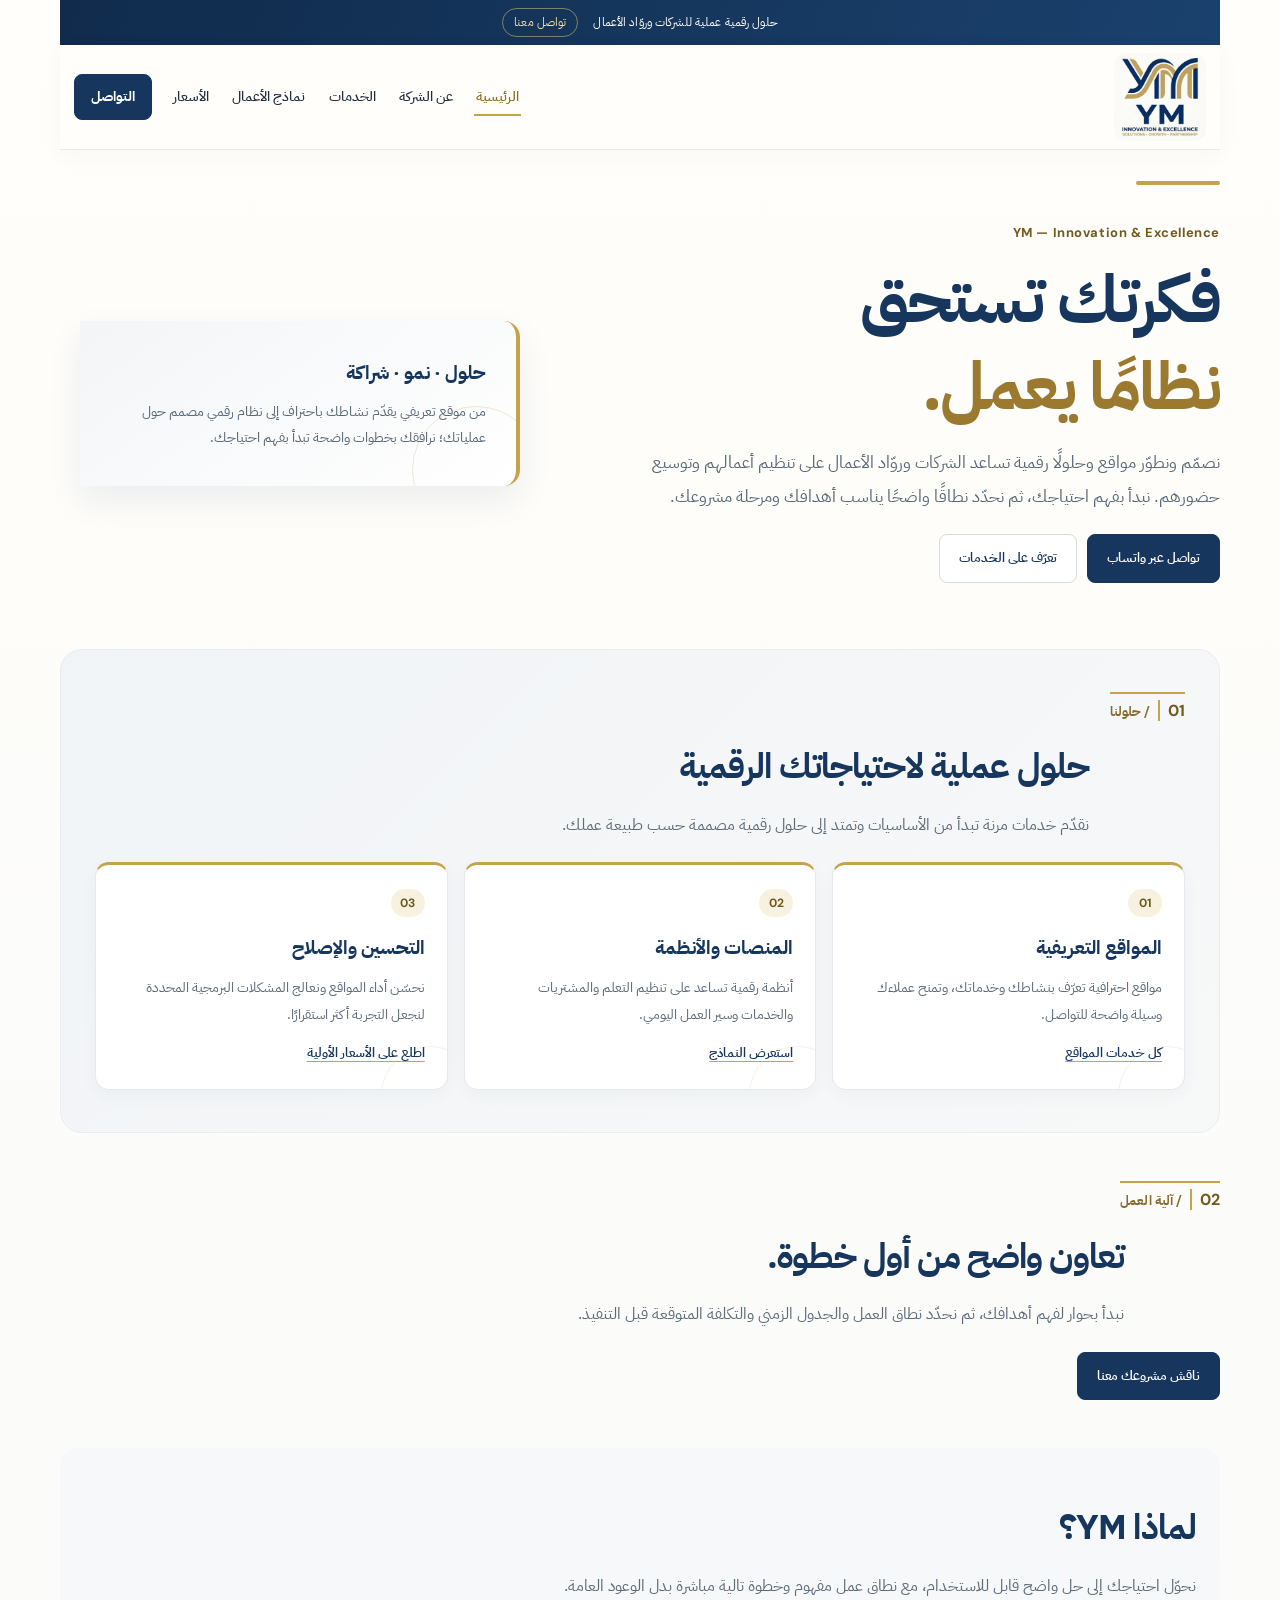
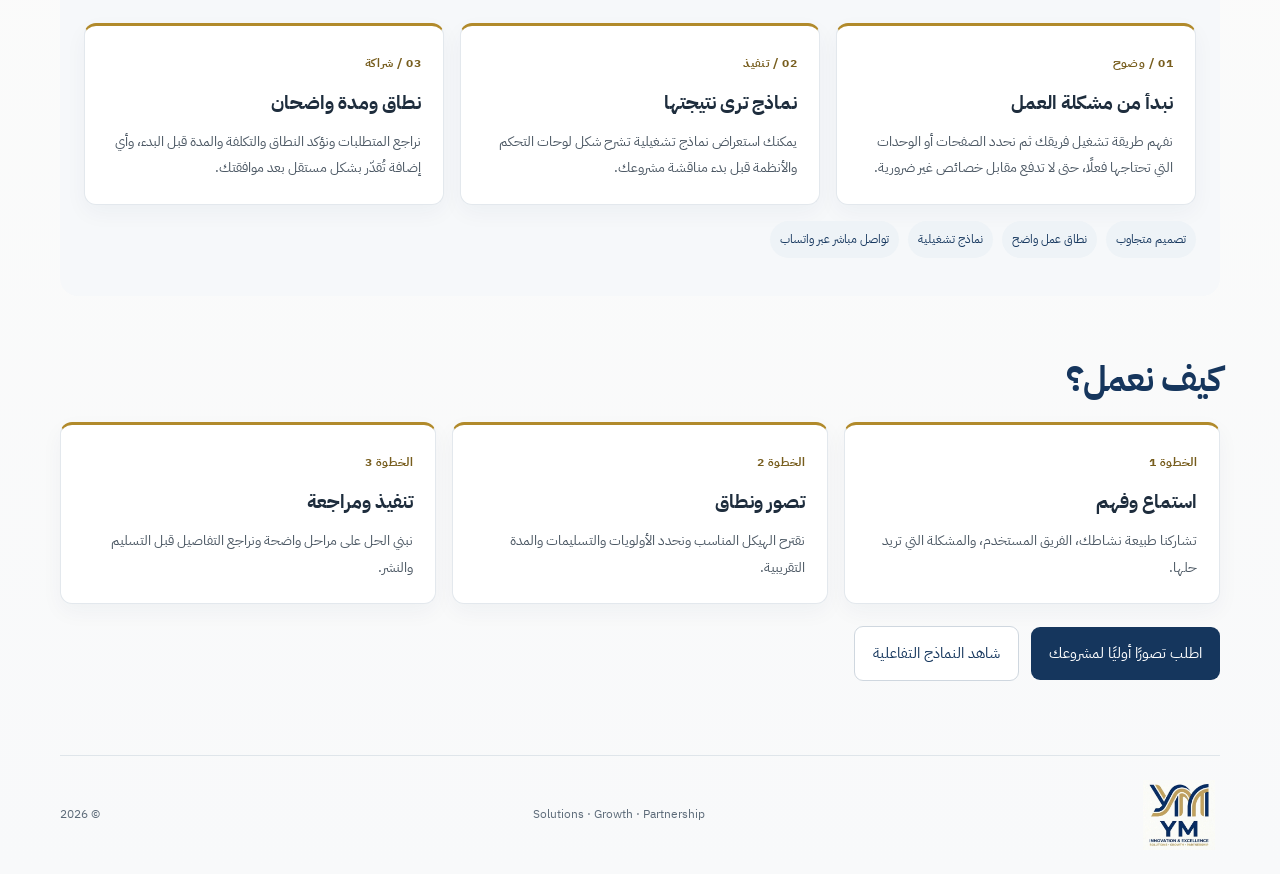
<file: index.html>
<!doctype html><html lang="ar" dir="rtl"><head><meta charset="utf-8"><meta name="viewport" content="width=device-width,initial-scale=1"><meta name="theme-color" content="#12325b"><meta name="description" content="YM — حلول برمجية عملية تبدأ من صفحة هبوط بسيطة، وتصل إلى لوحات تحكم ومنصات مخصصة."><title>الرئيسية | YM</title><link rel="icon" href="[data-uri]" type="image/webp"><style>/* YM — تنسيق تحريري بسيط بهوية عربية واضحة وذهبية دقيقة. */
@import url('https://fonts.googleapis.com/css2?family=DM+Sans:wght@500;600;700&family=IBM+Plex+Sans+Arabic:wght@400;500;600;700&display=swap');
:root{--navy:#12325b;--gold:#c7a84a;--ink:#243448;--muted:#657180;--paper:#fffefa;--wash:#f5f6f4;--line:#e3e6e7}*{box-sizing:border-box}html{scroll-behavior:smooth}body{margin:0;background:var(--paper);color:var(--ink);font-family:'IBM Plex Sans Arabic',Tahoma,Arial,sans-serif;line-height:1.85;font-size:15px}a{color:inherit;text-decoration:none}a:focus-visible,button:focus-visible{outline:3px solid var(--gold);outline-offset:3px}.topline{background:var(--navy);color:#fff;padding:6px 16px;text-align:center;font-size:12px}.topline a{color:#f0d783;margin-inline-start:8px}.wrap{width:min(1080px,92%);margin:auto}.header{display:flex;align-items:center;justify-content:space-between;gap:24px;padding:12px 0;border-bottom:1px solid var(--line)}.brand{display:flex;align-items:center;gap:8px}.brand img{width:110px;height:106px;object-fit:contain;background:white;display:block}.nav{display:flex;align-items:center;gap:18px;font-size:14px;font-weight:500}.nav a:hover,.nav a.active{color:#987a2f}.nav>a:last-child{padding:7px 10px;border:1px solid var(--navy);color:var(--navy);font-weight:700}.menu{display:none;border:1px solid var(--line);background:#fff;color:var(--navy);padding:7px 10px;font-size:18px}.hero{position:relative;padding:82px 0 64px;display:grid;grid-template-columns:1.15fr .85fr;gap:64px;align-items:center}.hero:before{content:"";position:absolute;right:0;top:31px;width:72px;height:4px;background:var(--gold)}.eyebrow{font-size:13px;color:#856b2e;font-weight:700;letter-spacing:.01em}.eyebrow b{display:inline-block;color:#72591c;font:700 16px 'DM Sans',sans-serif;padding-inline-end:8px;margin-inline-end:4px;border-inline-end:2px solid var(--gold)}.hero-brandline{display:block;color:#72591c;font:700 13px 'DM Sans',sans-serif;letter-spacing:.045em;margin-bottom:15px}.hero h1,.page-title{color:var(--navy);font-size:clamp(44px,5.7vw,68px);line-height:1.28;margin:10px 0 16px;font-weight:700;letter-spacing:-.035em}.hero h1 span,.page-title span{color:#ad9148}.hero p,.page-intro{max-width:660px;color:var(--muted);font-size:17px;margin:0 0 20px;line-height:1.9}.hero-aside{padding:30px 28px;border-right:5px solid var(--gold);background:var(--wash);max-width:440px;min-height:130px;justify-self:start;box-shadow:0 8px 22px #102e500c}.hero-aside strong{display:block;color:var(--navy);font-size:18px;margin-bottom:8px}.hero-aside p{font-size:13px;margin:0}.buttons{display:flex;align-items:center;gap:10px;flex-wrap:wrap}.button{display:inline-block;padding:10px 16px;background:var(--navy);color:#fff;font-size:13px;border:1px solid var(--navy)}.button:hover{background:#1d4674}.button.alt{background:#fff;color:var(--navy)}.section{padding:45px 0}.section.soft{background:var(--wash)}.page{padding:46px 0 58px}.page-head{display:grid;grid-template-columns:100px 1fr;column-gap:22px;padding-bottom:23px;border-bottom:1px solid var(--line);margin-bottom:24px}.page-head .eyebrow{grid-row:1 / span 2;align-self:start;margin-top:12px;padding-top:7px;border-top:2px solid var(--gold);color:#846b2c}.page-title{font-size:clamp(34px,4.3vw,48px);margin:0 0 9px}.page-intro{grid-column:2}.section-title{color:var(--navy);font-size:34px;margin:0 0 9px;font-weight:700;letter-spacing:-.025em;border-bottom:1px solid #d8dce0;padding-bottom:9px}.section-intro{color:var(--muted);font-size:16px;margin:0 0 22px}.section>.eyebrow{display:inline-block;min-width:74px;padding-top:6px;border-top:2px solid var(--gold);color:#856b2e}.section>.section-title,.section>.section-intro{margin-right:96px}.grid{display:grid;grid-template-columns:repeat(3,1fr);gap:12px}.card{border:1px solid var(--line);border-top:2px solid var(--gold);padding:19px;background:#fff}.card .num{color:#98772c;font:700 13px 'DM Sans',sans-serif}.card h3{margin:11px 0;color:var(--navy);font-size:18px;font-weight:700}.card p{margin:0;color:var(--muted);font-size:14px;line-height:1.85}.card-link{display:inline-block;margin-top:12px;color:var(--navy);font-size:12px;text-decoration:underline;text-decoration-color:var(--gold);text-underline-offset:4px}.notice{margin:18px 0;padding:13px 16px;background:#f7f2df;border-right:3px solid var(--gold);font-size:13px;color:#625a48}.founders{display:grid;grid-template-columns:1fr 1fr;gap:14px;margin-top:22px}.founder{border-top:2px solid var(--gold);padding:15px;background:var(--wash)}.founder small{color:#987d3d}.founder h3{margin:6px 0;color:var(--navy)}.founder p{margin:0;color:var(--muted);font-size:13px}.project{display:grid;grid-template-columns:82px 1fr auto;gap:16px;align-items:center;padding:17px 0;border-bottom:1px solid var(--line)}.project-no{color:#98772c;font:700 13px 'DM Sans',sans-serif;border-right:2px solid var(--gold);padding-right:11px}.project h3{margin:0;color:var(--navy);font-size:19px;font-weight:700}.project p{margin:4px 0 0;color:var(--muted);font-size:14px;line-height:1.8}.project a{padding:8px 12px;border:1px solid var(--navy);background:var(--navy);color:#fff;font-size:13px;font-weight:600;white-space:nowrap}.table-wrap{overflow-x:auto}table{width:100%;border-collapse:collapse;background:#fff;font-size:14px}th,td{padding:13px 14px;border:1px solid var(--line);text-align:right;vertical-align:top;line-height:1.65}th{background:var(--navy);color:#fff;font-size:13px;font-weight:700}tbody tr:nth-child(even){background:#f5f6f4}.price{color:#80651f;font:700 17px 'DM Sans',sans-serif;direction:ltr;white-space:nowrap}.subhead{color:var(--navy);font-size:20px;margin:28px 0 10px}.contact-box{padding:31px;background:var(--navy);color:#fff;border-inline-start:5px solid var(--gold);position:relative}.contact-box:after{content:"";display:block;height:1px;background:linear-gradient(90deg,transparent,var(--gold));margin-top:22px}.contact-box h2{margin:0 0 8px;font-size:29px;font-weight:700}.contact-box p{color:#e2e8ef;margin:0 0 16px;font-size:15px}.contact-box .button.alt{background:transparent;color:#fff;border-color:#b8c8d9}.contact-box .button.alt:hover{background:#fff;color:var(--navy)}.contact-list{display:grid;grid-template-columns:1fr 1fr;column-gap:20px;row-gap:4px;margin-top:20px}.contact-item{padding:12px 14px;border:0;border-right:2px solid var(--gold);border-bottom:1px solid var(--line);background:transparent}.contact-item span{display:block;color:#987d3d;font-size:11px}.contact-item a{color:var(--navy);font-weight:700;font-size:15px;overflow-wrap:anywhere;text-decoration:underline;text-decoration-color:#c7a84a;text-underline-offset:4px}.footer{margin-top:26px;border-top:1px solid var(--line);padding:16px 0;color:var(--muted);font-size:11px;display:flex;justify-content:space-between;gap:12px}.footer img{width:92px;height:88px;object-fit:contain;vertical-align:middle}.footer-brand{display:flex;align-items:center;gap:8px;color:var(--navy);font-weight:700}@media(max-width:760px){.header{flex-wrap:wrap}.brand img{width:88px;height:84px}.menu{display:block}.nav{display:none;order:3;width:100%;padding:7px 0 4px;flex-direction:column;align-items:stretch;gap:0}.nav.open{display:flex}.nav a{padding:9px 4px;border-top:1px solid var(--line)}.hero{grid-template-columns:1fr;gap:20px;padding:50px 0 38px}.hero:before{top:18px;width:54px;height:3px}.hero h1{font-size:42px}.hero p,.page-intro{font-size:14px}.page-head{display:block}.page-head .eyebrow{width:max-content;margin:0 0 10px}.page-title{font-size:37px}.page-intro{margin:0}.section>.section-title,.section>.section-intro{margin-right:0}.grid{grid-template-columns:1fr 1fr}.project{grid-template-columns:44px 1fr}.project a{grid-column:2}.contact-list{grid-template-columns:1fr}.page{padding-top:30px}.footer{flex-wrap:wrap}.footer>span:last-child{width:100%}}@media(max-width:460px){.wrap{width:90%}.grid,.founders{grid-template-columns:1fr}.hero h1{font-size:34px}.section-title{font-size:25px}.project{gap:10px}.project p{font-size:12px}.project a{justify-self:start}.footer{font-size:10px}}@media(prefers-reduced-motion:reduce){html{scroll-behavior:auto}}


/* YM corporate refresh — refined Arabic-first visual system */
:root{--navy:#16365d;--gold:#c6a24a;--ink:#1e2d3d;--muted:#5d6b79;--paper:#fffefa;--wash:#f4f6f8;--line:#e2e7ec;--shadow:0 14px 34px rgba(22,54,93,.08);--radius:18px}
::selection{background:#eadcae;color:var(--navy)}
body{background:linear-gradient(180deg,#fffefa 0%,#f8f9fa 100%);color:var(--ink);line-height:1.9}
.wrap{width:min(1160px,92%)}
.topline{padding:8px 18px;background:linear-gradient(110deg,#102b4c,#1a416d);font-size:12px;letter-spacing:.01em}
.topline a{display:inline-block;margin-inline-start:12px;padding:2px 11px;border:1px solid rgba(240,215,131,.48);border-radius:999px;color:#f5df9e;transition:background .2s,color .2s}
.topline a:hover{background:#f5df9e;color:#102b4c}
.header{position:sticky;top:0;z-index:20;padding:8px 14px;background:rgba(255,254,250,.96);backdrop-filter:blur(12px);border-bottom:1px solid rgba(22,54,93,.1);box-shadow:0 5px 22px rgba(22,54,93,.035)}
.brand img{width:92px;height:88px;border-radius:12px}
.nav{gap:clamp(10px,1.5vw,20px);font-size:14px}
.nav a{position:relative;padding:8px 2px;transition:color .2s ease}
.nav a:hover,.nav a.active{color:#8a6b22}
.nav a:not(:last-child)::after{content:"";position:absolute;inset-inline:0;bottom:2px;height:2px;background:var(--gold);transform:scaleX(0);transform-origin:right;transition:transform .22s ease}
.nav a:hover::after,.nav a.active::after{transform:scaleX(1)}
.nav>a:last-child{padding:9px 16px;border:1px solid var(--navy);border-radius:8px;background:var(--navy);color:#fff;transition:background .2s,transform .2s}
.nav>a:last-child:hover{background:#214b79;color:#fff;transform:translateY(-1px)}
.hero{min-height:440px;padding:74px 0 66px;gap:clamp(32px,6vw,80px)}
.hero:before{width:84px;height:4px;border-radius:8px}
.hero h1{font-size:clamp(42px,5.4vw,66px);line-height:1.32;letter-spacing:-.025em}
.hero h1 span,.page-title span{color:#9b7a2f}
.hero p,.page-intro{color:#596877;line-height:2}
.hero-aside{position:relative;overflow:hidden;padding:34px 30px;border-right:4px solid var(--gold);border-radius:0 16px 16px 0;background:linear-gradient(145deg,#f3f5f7,#fff);box-shadow:var(--shadow)}
.hero-aside:after{content:"";position:absolute;inset-inline-start:-24px;bottom:-48px;width:126px;height:126px;border:1px solid rgba(198,162,74,.25);border-radius:50%}
.hero-aside strong{font-size:19px}
.hero-aside p{font-size:14px;line-height:1.9}
.button{padding:11px 19px;border-radius:8px;font-weight:600;transition:transform .2s,box-shadow .2s,background .2s}
.button:hover{background:#214b79;box-shadow:0 8px 18px rgba(22,54,93,.17);transform:translateY(-2px)}
.button.alt{border-color:#d4dce4;background:#fff}
.button.alt:hover{background:#f3f6f9;color:var(--navy)}
.section{padding:48px 0}
.section.soft{padding:42px 34px;background:linear-gradient(135deg,#f1f4f7,#f7f8f8);border:1px solid #e9edf0;border-radius:22px}
.section-title{border-bottom:0;padding-bottom:0;margin-top:9px;font-size:clamp(27px,3.2vw,35px)}
.section-intro{max-width:730px;line-height:1.9}
.section>.section-title,.section>.section-intro{margin-right:96px}
.grid{gap:16px}
.card{position:relative;overflow:hidden;min-height:192px;padding:23px 22px;border:1px solid #e5e9ee;border-top:3px solid var(--gold);border-radius:14px;box-shadow:0 6px 18px rgba(22,54,93,.035);transition:transform .22s,box-shadow .22s,border-color .22s}
.card:after{content:"";position:absolute;inset-inline-start:-32px;bottom:-55px;width:96px;height:96px;border:1px solid rgba(198,162,74,.15);border-radius:50%;pointer-events:none}
.card:hover{transform:translateY(-4px);box-shadow:0 16px 30px rgba(22,54,93,.09);border-color:#d7c58e}
.card .num{display:inline-flex;align-items:center;justify-content:center;min-width:34px;height:28px;padding:0 8px;border-radius:999px;background:#f7f1df;color:#70591f;font-size:12px}
.card h3{margin:13px 0 8px;font-size:19px}
.card p{font-size:14px;line-height:1.95}
.card-link{font-weight:600;font-size:13px}
.page{padding:54px 0 68px}
.page-head{grid-template-columns:110px minmax(0,1fr);column-gap:24px;padding-bottom:28px;margin-bottom:28px;border-bottom:1px solid #e4e8ec}
.page-head .eyebrow{padding-top:9px;border-top:3px solid var(--gold)}
.page-title{font-size:clamp(35px,4vw,50px);line-height:1.4}
.page-intro{max-width:760px;font-size:16px}
.notice{padding:15px 18px;border-right:4px solid var(--gold);border-radius:0 10px 10px 0;background:#fbf7ea;color:#574e3a;line-height:1.9}
.founders{gap:18px}
.founder{padding:22px;border:1px solid var(--line);border-top:3px solid var(--gold);border-radius:12px;background:#fff;box-shadow:0 7px 18px rgba(22,54,93,.04)}
.founder small{font-size:12px;color:#775d1d}
.founder h3{font-size:19px}
.founder p{font-size:14px;line-height:1.9}
.project{padding:21px 16px;margin:0 -16px;border:1px solid transparent;border-bottom-color:var(--line);border-radius:12px;transition:background .2s,border-color .2s}
.project:hover{background:#fff;border-color:#e7ebef;box-shadow:0 7px 20px rgba(22,54,93,.045)}
.project-no{border-right:0;border-inline-start:2px solid var(--gold);padding-right:0;padding-inline-start:12px}
.project h3{font-size:20px}
.project p{font-size:14px;line-height:1.9}
.project a{padding:9px 15px;border-radius:8px;transition:background .2s,transform .2s}
.project a:hover{background:#214b79;transform:translateY(-1px)}
.table-wrap{border:1px solid var(--line);border-radius:12px;box-shadow:0 8px 24px rgba(22,54,93,.045);background:#fff}
table{font-size:14px}
th,td{padding:15px 16px;border-color:#e5e9ed}
th{background:#17385f}
tbody tr:nth-child(even){background:#f6f8fa}
tbody tr:hover{background:#f2f5f7}
.page > div.table-wrap:nth-of-type(2) table td:nth-child(3){direction:ltr;unicode-bidi:isolate;text-align:center}
.price{color:#745a1e}
.subhead{margin:32px 0 14px;font-size:22px}
.contact-box{padding:34px;border-inline-start:5px solid var(--gold);border-radius:0 16px 16px 0;background:linear-gradient(135deg,#15365d,#1d4774);box-shadow:var(--shadow)}
.contact-box h2{font-size:30px}
.contact-box p{font-size:15px;line-height:1.9}
.contact-list{gap:12px;margin-top:22px}
.contact-item{padding:16px 17px;border:1px solid #e7ebef;border-right:3px solid var(--gold);border-radius:10px;background:#fff;transition:transform .2s,box-shadow .2s}
.contact-item:hover{transform:translateY(-2px);box-shadow:0 8px 18px rgba(22,54,93,.07)}
.contact-item span{font-size:12px;color:#775d1d}
.contact-item a{display:inline-block;margin-top:3px;text-decoration-thickness:1px}
.footer{align-items:center;margin-top:32px;padding:20px 0;border-top:1px solid #dfe5ea;font-size:12px}
.footer img{width:74px;height:70px}
.footer-brand{padding:4px;border-radius:10px}
.menu{border-radius:8px;cursor:pointer}
a,button{-webkit-tap-highlight-color:transparent}
@media(max-width:900px){.header{gap:12px}.nav{gap:10px;font-size:13px}.brand img{width:84px;height:80px}.hero{gap:34px}.hero-aside{padding:26px 23px}}
@media(max-width:760px){.header{padding:8px 10px}.brand img{width:76px;height:72px}.menu{padding:8px 12px}.nav{gap:0}.nav>a:last-child{border-radius:7px;margin-top:4px}.hero{min-height:0;padding:50px 0 38px;gap:22px}.hero:before{top:18px}.hero h1{font-size:clamp(38px,9vw,48px)}.hero-aside{justify-self:stretch;max-width:none}.section{padding:38px 0}.section.soft{padding:30px 22px;border-radius:17px}.section>.section-title,.section>.section-intro{margin-right:0}.grid{grid-template-columns:1fr 1fr;gap:12px}.card{min-height:0;padding:18px}.page{padding:36px 0 48px}.page-head{display:block;padding-bottom:22px}.page-head .eyebrow{width:max-content;margin:0 0 13px}.page-title{font-size:clamp(32px,7vw,40px)}.page-intro{font-size:14px}.project{grid-template-columns:48px 1fr;gap:12px;margin:0;padding:17px 4px}.project a{grid-column:2;justify-self:start}.table-wrap{overflow-x:auto}table{min-width:760px}.contact-box{padding:25px 22px}.contact-list{grid-template-columns:1fr}.footer{padding:16px 0}}
@media(max-width:460px){.wrap{width:90%}.topline{font-size:11px}.grid,.founders{grid-template-columns:1fr}.card{padding:20px}.hero h1{font-size:36px}.section-title{font-size:26px}.project p{font-size:13px}.footer{font-size:11px}.contact-box h2{font-size:25px}}
@media(prefers-reduced-motion:reduce){*,*::before,*::after{scroll-behavior:auto!important;transition:none!important;animation:none!important}}

</style>
<style id="ym-growth-enhancements">
.growth-section{padding:42px 0}.growth-section.soft{padding:38px 24px;border-radius:18px;background:#f6f8fa}.growth-grid{display:grid;grid-template-columns:repeat(3,minmax(0,1fr));gap:16px}.growth-card{padding:22px;border:1px solid #e3e8ed;border-top:3px solid #b18a2b;border-radius:12px;background:#fff;box-shadow:0 8px 22px rgba(22,54,93,.045)}.growth-card h3{margin:8px 0 8px;font-size:19px}.growth-card p{margin:0;color:#4d5965;line-height:1.9;font-size:14px}.growth-kicker{font-size:12px;color:#775d1d;font-weight:700;letter-spacing:.03em}.growth-cta{display:flex;flex-wrap:wrap;gap:12px;align-items:center;margin-top:22px}.growth-cta .button,.growth-cta a{display:inline-flex;align-items:center;justify-content:center;padding:12px 18px;border-radius:9px;text-decoration:none}.growth-cta .primary{background:#15365d;color:#fff}.growth-cta .secondary{border:1px solid #cfd7df;color:#15365d;background:#fff}.quote-strip{padding:22px 24px;border-inline-start:4px solid #b18a2b;background:#fbf7ea;border-radius:0 12px 12px 0;line-height:1.9;color:#574e3a}.lead-form{display:grid;gap:12px;margin-top:20px}.lead-form .form-row{display:grid;grid-template-columns:1fr 1fr;gap:12px}.lead-form label{display:grid;gap:6px;color:#344252;font-size:13px;font-weight:700}.lead-form input,.lead-form select,.lead-form textarea{width:100%;box-sizing:border-box;padding:12px 13px;border:1px solid #d9e0e6;border-radius:8px;background:#fff;color:#17385f;font:inherit}.lead-form textarea{min-height:100px;resize:vertical}.lead-form small{color:#66727d;line-height:1.7}.faq-list{display:grid;gap:10px;margin-top:18px}.faq-list details{padding:14px 16px;border:1px solid #e3e8ed;border-radius:10px;background:#fff}.faq-list summary{cursor:pointer;font-weight:700;color:#17385f}.faq-list p{margin:10px 0 0;color:#586572;line-height:1.9;font-size:14px}.badge-row{display:flex;flex-wrap:wrap;gap:9px;margin-top:16px}.badge-row span{padding:7px 10px;border-radius:99px;background:#eef3f7;color:#17385f;font-size:12px}.mini-note{font-size:13px;color:#687580;line-height:1.8}@media(max-width:760px){.growth-grid{grid-template-columns:1fr}.lead-form .form-row{grid-template-columns:1fr}}
</style>
</head><body><div class="wrap"><div class="topline">حلول رقمية عملية للشركات وروّاد الأعمال <a href="contact.html">تواصل معنا</a></div><header class="header"><a class="brand" href="index.html" aria-label="YM — Innovation and Excellence"><img src="[data-uri]" alt="YM — Innovation &amp; Excellence; Solutions, Growth, Partnership"></a><button class="menu" aria-label="فتح القائمة" aria-expanded="false">☰</button><nav class="nav" aria-label="التنقل الرئيسي"><a href="index.html" class="active">الرئيسية</a><a href="about.html" class="">عن الشركة</a><a href="services.html" class="">الخدمات</a><a href="portfolio.html" class="">نماذج الأعمال</a><a href="pricing.html" class="">الأسعار</a><a href="contact.html" class="">التواصل</a></nav></header><main><section class="hero"><div><span class="hero-brandline">YM — Innovation &amp; Excellence</span><h1>فكرتك تستحق<br><span>نظامًا يعمل.</span></h1><p>نصمّم ونطوّر مواقع وحلولًا رقمية تساعد الشركات وروّاد الأعمال على تنظيم أعمالهم وتوسيع حضورهم. نبدأ بفهم احتياجك، ثم نحدّد نطاقًا واضحًا يناسب أهدافك ومرحلة مشروعك.</p><div class="buttons"><a class="button" href="https://wa.me/201107977823" target="_blank" rel="noopener noreferrer">تواصل عبر واتساب</a><a class="button alt" href="services.html">تعرّف على الخدمات</a></div></div><aside class="hero-aside"><strong>حلول · نمو · شراكة</strong><p>من موقع تعريفي يقدّم نشاطك باحتراف إلى نظام رقمي مصمم حول عملياتك؛ نرافقك بخطوات واضحة تبدأ بفهم احتياجك.</p></aside></section><section class="section soft"><span class="eyebrow"><b>01</b> / حلولنا</span><h2 class="section-title">حلول عملية لاحتياجاتك الرقمية</h2><p class="section-intro">نقدّم خدمات مرنة تبدأ من الأساسيات وتمتد إلى حلول رقمية مصممة حسب طبيعة عملك.</p><div class="grid"><article class="card"><span class="num">01</span><h3>المواقع التعريفية</h3><p>مواقع احترافية تعرّف بنشاطك وخدماتك، وتمنح عملاءك وسيلة واضحة للتواصل.</p><a class="card-link" href="services.html">كل خدمات المواقع</a></article><article class="card"><span class="num">02</span><h3>المنصات والأنظمة</h3><p>أنظمة رقمية تساعد على تنظيم التعلم والمشتريات والخدمات وسير العمل اليومي.</p><a class="card-link" href="portfolio.html">استعرض النماذج</a></article><article class="card"><span class="num">03</span><h3>التحسين والإصلاح</h3><p>نحسّن أداء المواقع ونعالج المشكلات البرمجية المحددة لنجعل التجربة أكثر استقرارًا.</p><a class="card-link" href="pricing.html">اطلع على الأسعار الأولية</a></article></div></section><section class="section"><span class="eyebrow"><b>02</b> / آلية العمل</span><h2 class="section-title">تعاون واضح من أول خطوة.</h2><p class="section-intro">نبدأ بحوار لفهم أهدافك، ثم نحدّد نطاق العمل والجدول الزمني والتكلفة المتوقعة قبل التنفيذ.</p><a class="button" href="contact.html">ناقش مشروعك معنا</a></section>
<section class="growth-section soft" aria-labelledby="why-ym-title">
  <div class="section-title" id="why-ym-title">لماذا YM؟</div>
  <p class="section-intro">نحوّل احتياجك إلى حل واضح قابل للاستخدام، مع نطاق عمل مفهوم وخطوة تالية مباشرة بدل الوعود العامة.</p>
  <div class="growth-grid">
    <article class="growth-card"><span class="growth-kicker">01 / وضوح</span><h3>نبدأ من مشكلة العمل</h3><p>نفهم طريقة تشغيل فريقك ثم نحدد الصفحات أو الوحدات التي تحتاجها فعلًا، حتى لا تدفع مقابل خصائص غير ضرورية.</p></article>
    <article class="growth-card"><span class="growth-kicker">02 / تنفيذ</span><h3>نماذج ترى نتيجتها</h3><p>يمكنك استعراض نماذج تشغيلية تشرح شكل لوحات التحكم والأنظمة قبل بدء مناقشة مشروعك.</p></article>
    <article class="growth-card"><span class="growth-kicker">03 / شراكة</span><h3>نطاق ومدة واضحان</h3><p>نراجع المتطلبات ونؤكد النطاق والتكلفة والمدة قبل البدء، وأي إضافة تُقدّر بشكل مستقل بعد موافقتك.</p></article>
  </div>
  <div class="badge-row"><span>تصميم متجاوب</span><span>نطاق عمل واضح</span><span>نماذج تشغيلية</span><span>تواصل مباشر عبر واتساب</span></div>
</section>
<section class="growth-section" aria-labelledby="process-title">
  <div class="section-title" id="process-title">كيف نعمل؟</div>
  <div class="growth-grid">
    <article class="growth-card"><span class="growth-kicker">الخطوة 1</span><h3>استماع وفهم</h3><p>تشاركنا طبيعة نشاطك، الفريق المستخدم، والمشكلة التي تريد حلها.</p></article>
    <article class="growth-card"><span class="growth-kicker">الخطوة 2</span><h3>تصور ونطاق</h3><p>نقترح الهيكل المناسب ونحدد الأولويات والتسليمات والمدة التقريبية.</p></article>
    <article class="growth-card"><span class="growth-kicker">الخطوة 3</span><h3>تنفيذ ومراجعة</h3><p>نبني الحل على مراحل واضحة ونراجع التفاصيل قبل التسليم والنشر.</p></article>
  </div>
  <div class="growth-cta"><a class="primary" href="contact.html">اطلب تصورًا أوليًا لمشروعك</a><a class="secondary" href="portfolio.html">شاهد النماذج التفاعلية</a></div>
</section>
</main><footer class="footer"><a class="footer-brand" href="index.html"><img src="[data-uri]" alt="YM — Innovation &amp; Excellence; Solutions, Growth, Partnership"></a><span>Solutions · Growth · Partnership</span><span>© <span data-year>2026</span></span></footer></div><script>document.addEventListener('DOMContentLoaded',function(){var b=document.querySelector('.menu'),n=document.querySelector('.nav');if(b&&n){b.addEventListener('click',function(){var opened=n.classList.toggle('open');b.setAttribute('aria-expanded',String(opened));b.setAttribute('aria-label',opened?'إغلاق القائمة':'فتح القائمة');b.textContent=opened?'×':'☰'});n.querySelectorAll('a').forEach(function(a){a.addEventListener('click',function(){n.classList.remove('open');b.setAttribute('aria-expanded','false');b.textContent='☰'})})}document.querySelectorAll('[data-year]').forEach(function(el){el.textContent=new Date().getFullYear()})});</script></body></html>
</file>
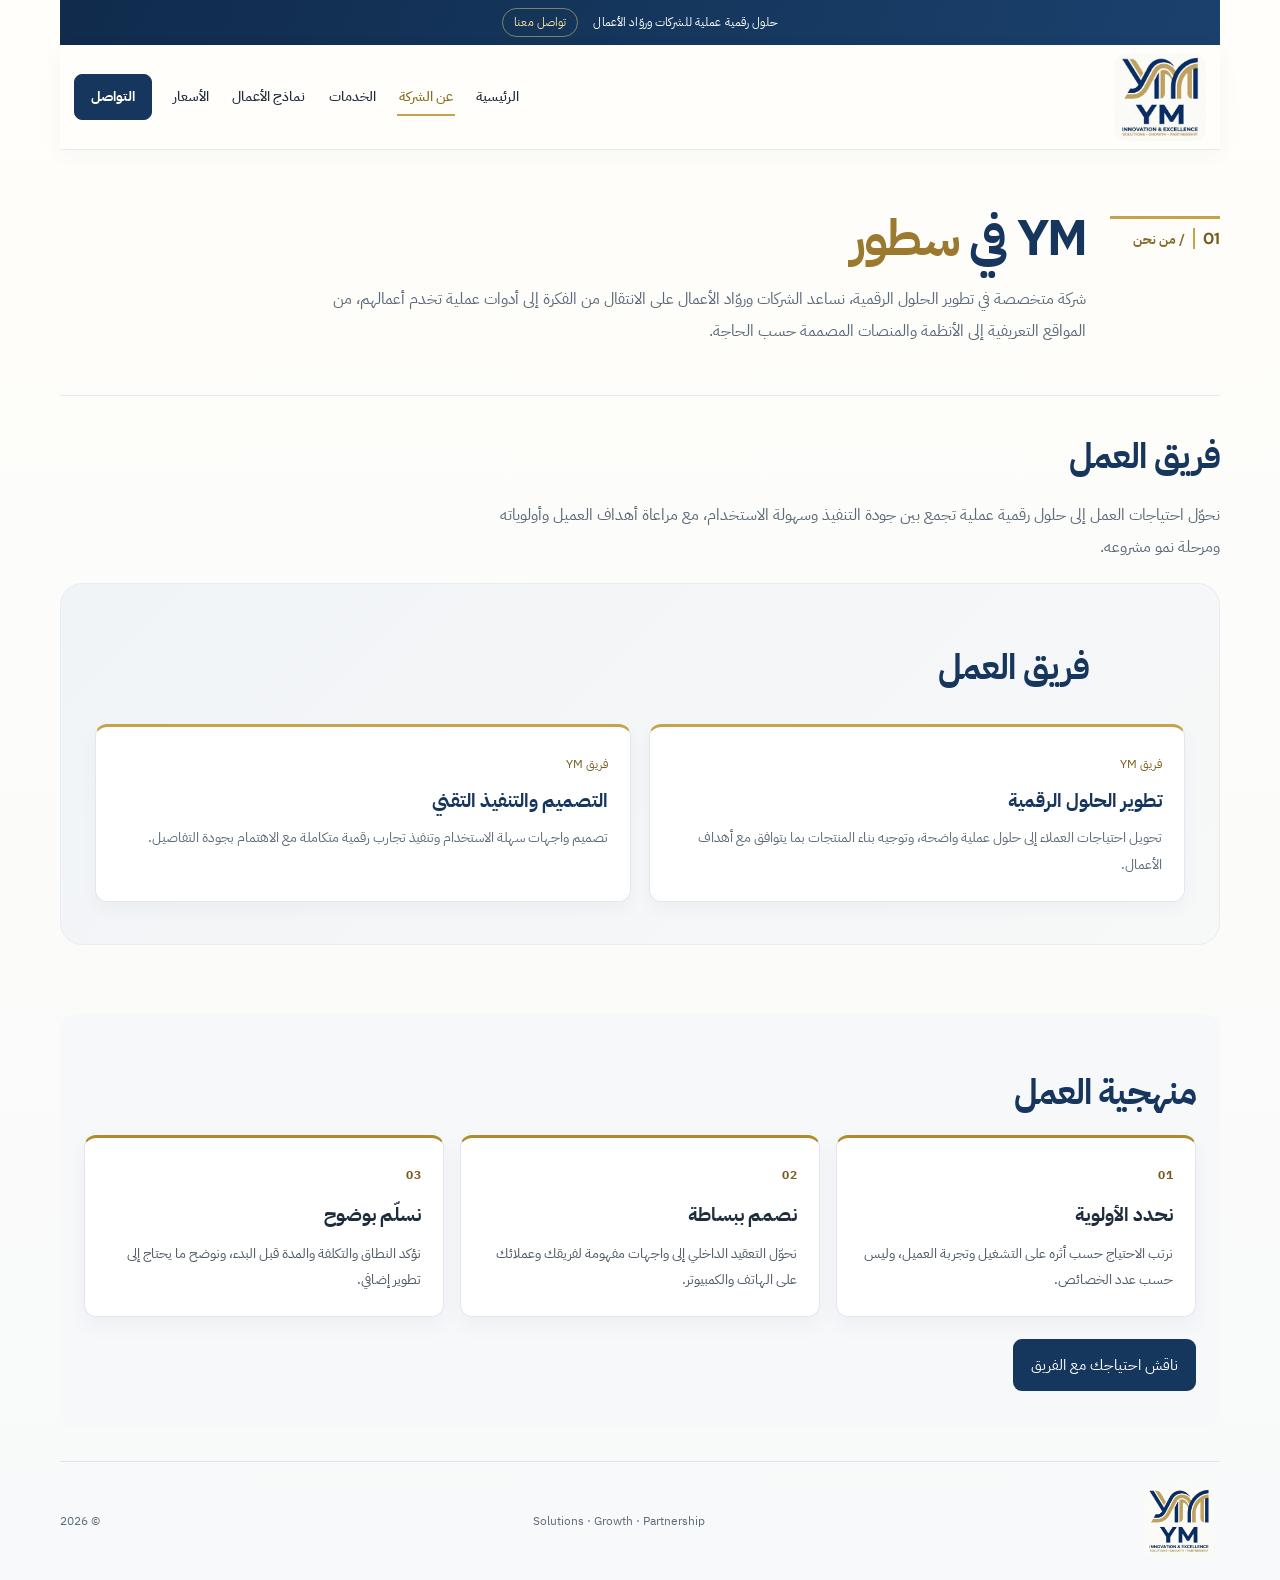
<file: about.html>
<!DOCTYPE html>

<html dir="rtl" lang="ar"><head><meta charset="utf-8"/><meta content="width=device-width,initial-scale=1" name="viewport"/><meta content="#12325b" name="theme-color"/><meta content="نبذة عن شركة YM ورسالتها ومؤسسيها." name="description"/><title>عن الشركة | YM</title><link href="[data-uri]" rel="icon" type="image/webp"/><style>/* YM — تنسيق تحريري بسيط بهوية عربية واضحة وذهبية دقيقة. */
@import url('https://fonts.googleapis.com/css2?family=DM+Sans:wght@500;600;700&family=IBM+Plex+Sans+Arabic:wght@400;500;600;700&display=swap');
:root{--navy:#12325b;--gold:#c7a84a;--ink:#243448;--muted:#657180;--paper:#fffefa;--wash:#f5f6f4;--line:#e3e6e7}*{box-sizing:border-box}html{scroll-behavior:smooth}body{margin:0;background:var(--paper);color:var(--ink);font-family:'IBM Plex Sans Arabic',Tahoma,Arial,sans-serif;line-height:1.85;font-size:15px}a{color:inherit;text-decoration:none}a:focus-visible,button:focus-visible{outline:3px solid var(--gold);outline-offset:3px}.topline{background:var(--navy);color:#fff;padding:6px 16px;text-align:center;font-size:12px}.topline a{color:#f0d783;margin-inline-start:8px}.wrap{width:min(1080px,92%);margin:auto}.header{display:flex;align-items:center;justify-content:space-between;gap:24px;padding:12px 0;border-bottom:1px solid var(--line)}.brand{display:flex;align-items:center;gap:8px}.brand img{width:110px;height:106px;object-fit:contain;background:white;display:block}.nav{display:flex;align-items:center;gap:18px;font-size:14px;font-weight:500}.nav a:hover,.nav a.active{color:#987a2f}.nav>a:last-child{padding:7px 10px;border:1px solid var(--navy);color:var(--navy);font-weight:700}.menu{display:none;border:1px solid var(--line);background:#fff;color:var(--navy);padding:7px 10px;font-size:18px}.hero{position:relative;padding:82px 0 64px;display:grid;grid-template-columns:1.15fr .85fr;gap:64px;align-items:center}.hero:before{content:"";position:absolute;right:0;top:31px;width:72px;height:4px;background:var(--gold)}.eyebrow{font-size:13px;color:#856b2e;font-weight:700;letter-spacing:.01em}.eyebrow b{display:inline-block;color:#72591c;font:700 16px 'DM Sans',sans-serif;padding-inline-end:8px;margin-inline-end:4px;border-inline-end:2px solid var(--gold)}.hero-brandline{display:block;color:#72591c;font:700 13px 'DM Sans',sans-serif;letter-spacing:.045em;margin-bottom:15px}.hero h1,.page-title{color:var(--navy);font-size:clamp(44px,5.7vw,68px);line-height:1.28;margin:10px 0 16px;font-weight:700;letter-spacing:-.035em}.hero h1 span,.page-title span{color:#ad9148}.hero p,.page-intro{max-width:660px;color:var(--muted);font-size:17px;margin:0 0 20px;line-height:1.9}.hero-aside{padding:30px 28px;border-right:5px solid var(--gold);background:var(--wash);max-width:440px;min-height:130px;justify-self:start;box-shadow:0 8px 22px #102e500c}.hero-aside strong{display:block;color:var(--navy);font-size:18px;margin-bottom:8px}.hero-aside p{font-size:13px;margin:0}.buttons{display:flex;align-items:center;gap:10px;flex-wrap:wrap}.button{display:inline-block;padding:10px 16px;background:var(--navy);color:#fff;font-size:13px;border:1px solid var(--navy)}.button:hover{background:#1d4674}.button.alt{background:#fff;color:var(--navy)}.section{padding:45px 0}.section.soft{background:var(--wash)}.page{padding:46px 0 58px}.page-head{display:grid;grid-template-columns:100px 1fr;column-gap:22px;padding-bottom:23px;border-bottom:1px solid var(--line);margin-bottom:24px}.page-head .eyebrow{grid-row:1 / span 2;align-self:start;margin-top:12px;padding-top:7px;border-top:2px solid var(--gold);color:#846b2c}.page-title{font-size:clamp(34px,4.3vw,48px);margin:0 0 9px}.page-intro{grid-column:2}.section-title{color:var(--navy);font-size:34px;margin:0 0 9px;font-weight:700;letter-spacing:-.025em;border-bottom:1px solid #d8dce0;padding-bottom:9px}.section-intro{color:var(--muted);font-size:16px;margin:0 0 22px}.section>.eyebrow{display:inline-block;min-width:74px;padding-top:6px;border-top:2px solid var(--gold);color:#856b2e}.section>.section-title,.section>.section-intro{margin-right:96px}.grid{display:grid;grid-template-columns:repeat(3,1fr);gap:12px}.card{border:1px solid var(--line);border-top:2px solid var(--gold);padding:19px;background:#fff}.card .num{color:#98772c;font:700 13px 'DM Sans',sans-serif}.card h3{margin:11px 0;color:var(--navy);font-size:18px;font-weight:700}.card p{margin:0;color:var(--muted);font-size:14px;line-height:1.85}.card-link{display:inline-block;margin-top:12px;color:var(--navy);font-size:12px;text-decoration:underline;text-decoration-color:var(--gold);text-underline-offset:4px}.notice{margin:18px 0;padding:13px 16px;background:#f7f2df;border-right:3px solid var(--gold);font-size:13px;color:#625a48}.founders{display:grid;grid-template-columns:1fr 1fr;gap:14px;margin-top:22px}.founder{border-top:2px solid var(--gold);padding:15px;background:var(--wash)}.founder small{color:#987d3d}.founder h3{margin:6px 0;color:var(--navy)}.founder p{margin:0;color:var(--muted);font-size:13px}.project{display:grid;grid-template-columns:82px 1fr auto;gap:16px;align-items:center;padding:17px 0;border-bottom:1px solid var(--line)}.project-no{color:#98772c;font:700 13px 'DM Sans',sans-serif;border-right:2px solid var(--gold);padding-right:11px}.project h3{margin:0;color:var(--navy);font-size:19px;font-weight:700}.project p{margin:4px 0 0;color:var(--muted);font-size:14px;line-height:1.8}.project a{padding:8px 12px;border:1px solid var(--navy);background:var(--navy);color:#fff;font-size:13px;font-weight:600;white-space:nowrap}.table-wrap{overflow-x:auto}table{width:100%;border-collapse:collapse;background:#fff;font-size:14px}th,td{padding:13px 14px;border:1px solid var(--line);text-align:right;vertical-align:top;line-height:1.65}th{background:var(--navy);color:#fff;font-size:13px;font-weight:700}tbody tr:nth-child(even){background:#f5f6f4}.price{color:#80651f;font:700 17px 'DM Sans',sans-serif;direction:ltr;white-space:nowrap}.subhead{color:var(--navy);font-size:20px;margin:28px 0 10px}.contact-box{padding:31px;background:var(--navy);color:#fff;border-inline-start:5px solid var(--gold);position:relative}.contact-box:after{content:"";display:block;height:1px;background:linear-gradient(90deg,transparent,var(--gold));margin-top:22px}.contact-box h2{margin:0 0 8px;font-size:29px;font-weight:700}.contact-box p{color:#e2e8ef;margin:0 0 16px;font-size:15px}.contact-box .button.alt{background:transparent;color:#fff;border-color:#b8c8d9}.contact-box .button.alt:hover{background:#fff;color:var(--navy)}.contact-list{display:grid;grid-template-columns:1fr 1fr;column-gap:20px;row-gap:4px;margin-top:20px}.contact-item{padding:12px 14px;border:0;border-right:2px solid var(--gold);border-bottom:1px solid var(--line);background:transparent}.contact-item span{display:block;color:#987d3d;font-size:11px}.contact-item a{color:var(--navy);font-weight:700;font-size:15px;overflow-wrap:anywhere;text-decoration:underline;text-decoration-color:#c7a84a;text-underline-offset:4px}.footer{margin-top:26px;border-top:1px solid var(--line);padding:16px 0;color:var(--muted);font-size:11px;display:flex;justify-content:space-between;gap:12px}.footer img{width:92px;height:88px;object-fit:contain;vertical-align:middle}.footer-brand{display:flex;align-items:center;gap:8px;color:var(--navy);font-weight:700}@media(max-width:760px){.header{flex-wrap:wrap}.brand img{width:88px;height:84px}.menu{display:block}.nav{display:none;order:3;width:100%;padding:7px 0 4px;flex-direction:column;align-items:stretch;gap:0}.nav.open{display:flex}.nav a{padding:9px 4px;border-top:1px solid var(--line)}.hero{grid-template-columns:1fr;gap:20px;padding:50px 0 38px}.hero:before{top:18px;width:54px;height:3px}.hero h1{font-size:42px}.hero p,.page-intro{font-size:14px}.page-head{display:block}.page-head .eyebrow{width:max-content;margin:0 0 10px}.page-title{font-size:37px}.page-intro{margin:0}.section>.section-title,.section>.section-intro{margin-right:0}.grid{grid-template-columns:1fr 1fr}.project{grid-template-columns:44px 1fr}.project a{grid-column:2}.contact-list{grid-template-columns:1fr}.page{padding-top:30px}.footer{flex-wrap:wrap}.footer>span:last-child{width:100%}}@media(max-width:460px){.wrap{width:90%}.grid,.founders{grid-template-columns:1fr}.hero h1{font-size:34px}.section-title{font-size:25px}.project{gap:10px}.project p{font-size:12px}.project a{justify-self:start}.footer{font-size:10px}}@media(prefers-reduced-motion:reduce){html{scroll-behavior:auto}}


/* YM corporate refresh — refined Arabic-first visual system */
:root{--navy:#16365d;--gold:#c6a24a;--ink:#1e2d3d;--muted:#5d6b79;--paper:#fffefa;--wash:#f4f6f8;--line:#e2e7ec;--shadow:0 14px 34px rgba(22,54,93,.08);--radius:18px}
::selection{background:#eadcae;color:var(--navy)}
body{background:linear-gradient(180deg,#fffefa 0%,#f8f9fa 100%);color:var(--ink);line-height:1.9}
.wrap{width:min(1160px,92%)}
.topline{padding:8px 18px;background:linear-gradient(110deg,#102b4c,#1a416d);font-size:12px;letter-spacing:.01em}
.topline a{display:inline-block;margin-inline-start:12px;padding:2px 11px;border:1px solid rgba(240,215,131,.48);border-radius:999px;color:#f5df9e;transition:background .2s,color .2s}
.topline a:hover{background:#f5df9e;color:#102b4c}
.header{position:sticky;top:0;z-index:20;padding:8px 14px;background:rgba(255,254,250,.96);backdrop-filter:blur(12px);border-bottom:1px solid rgba(22,54,93,.1);box-shadow:0 5px 22px rgba(22,54,93,.035)}
.brand img{width:92px;height:88px;border-radius:12px}
.nav{gap:clamp(10px,1.5vw,20px);font-size:14px}
.nav a{position:relative;padding:8px 2px;transition:color .2s ease}
.nav a:hover,.nav a.active{color:#8a6b22}
.nav a:not(:last-child)::after{content:"";position:absolute;inset-inline:0;bottom:2px;height:2px;background:var(--gold);transform:scaleX(0);transform-origin:right;transition:transform .22s ease}
.nav a:hover::after,.nav a.active::after{transform:scaleX(1)}
.nav>a:last-child{padding:9px 16px;border:1px solid var(--navy);border-radius:8px;background:var(--navy);color:#fff;transition:background .2s,transform .2s}
.nav>a:last-child:hover{background:#214b79;color:#fff;transform:translateY(-1px)}
.hero{min-height:440px;padding:74px 0 66px;gap:clamp(32px,6vw,80px)}
.hero:before{width:84px;height:4px;border-radius:8px}
.hero h1{font-size:clamp(42px,5.4vw,66px);line-height:1.32;letter-spacing:-.025em}
.hero h1 span,.page-title span{color:#9b7a2f}
.hero p,.page-intro{color:#596877;line-height:2}
.hero-aside{position:relative;overflow:hidden;padding:34px 30px;border-right:4px solid var(--gold);border-radius:0 16px 16px 0;background:linear-gradient(145deg,#f3f5f7,#fff);box-shadow:var(--shadow)}
.hero-aside:after{content:"";position:absolute;inset-inline-start:-24px;bottom:-48px;width:126px;height:126px;border:1px solid rgba(198,162,74,.25);border-radius:50%}
.hero-aside strong{font-size:19px}
.hero-aside p{font-size:14px;line-height:1.9}
.button{padding:11px 19px;border-radius:8px;font-weight:600;transition:transform .2s,box-shadow .2s,background .2s}
.button:hover{background:#214b79;box-shadow:0 8px 18px rgba(22,54,93,.17);transform:translateY(-2px)}
.button.alt{border-color:#d4dce4;background:#fff}
.button.alt:hover{background:#f3f6f9;color:var(--navy)}
.section{padding:48px 0}
.section.soft{padding:42px 34px;background:linear-gradient(135deg,#f1f4f7,#f7f8f8);border:1px solid #e9edf0;border-radius:22px}
.section-title{border-bottom:0;padding-bottom:0;margin-top:9px;font-size:clamp(27px,3.2vw,35px)}
.section-intro{max-width:730px;line-height:1.9}
.section>.section-title,.section>.section-intro{margin-right:96px}
.grid{gap:16px}
.card{position:relative;overflow:hidden;min-height:192px;padding:23px 22px;border:1px solid #e5e9ee;border-top:3px solid var(--gold);border-radius:14px;box-shadow:0 6px 18px rgba(22,54,93,.035);transition:transform .22s,box-shadow .22s,border-color .22s}
.card:after{content:"";position:absolute;inset-inline-start:-32px;bottom:-55px;width:96px;height:96px;border:1px solid rgba(198,162,74,.15);border-radius:50%;pointer-events:none}
.card:hover{transform:translateY(-4px);box-shadow:0 16px 30px rgba(22,54,93,.09);border-color:#d7c58e}
.card .num{display:inline-flex;align-items:center;justify-content:center;min-width:34px;height:28px;padding:0 8px;border-radius:999px;background:#f7f1df;color:#70591f;font-size:12px}
.card h3{margin:13px 0 8px;font-size:19px}
.card p{font-size:14px;line-height:1.95}
.card-link{font-weight:600;font-size:13px}
.page{padding:54px 0 68px}
.page-head{grid-template-columns:110px minmax(0,1fr);column-gap:24px;padding-bottom:28px;margin-bottom:28px;border-bottom:1px solid #e4e8ec}
.page-head .eyebrow{padding-top:9px;border-top:3px solid var(--gold)}
.page-title{font-size:clamp(35px,4vw,50px);line-height:1.4}
.page-intro{max-width:760px;font-size:16px}
.notice{padding:15px 18px;border-right:4px solid var(--gold);border-radius:0 10px 10px 0;background:#fbf7ea;color:#574e3a;line-height:1.9}
.founders{gap:18px}
.founder{padding:22px;border:1px solid var(--line);border-top:3px solid var(--gold);border-radius:12px;background:#fff;box-shadow:0 7px 18px rgba(22,54,93,.04)}
.founder small{font-size:12px;color:#775d1d}
.founder h3{font-size:19px}
.founder p{font-size:14px;line-height:1.9}
.project{padding:21px 16px;margin:0 -16px;border:1px solid transparent;border-bottom-color:var(--line);border-radius:12px;transition:background .2s,border-color .2s}
.project:hover{background:#fff;border-color:#e7ebef;box-shadow:0 7px 20px rgba(22,54,93,.045)}
.project-no{border-right:0;border-inline-start:2px solid var(--gold);padding-right:0;padding-inline-start:12px}
.project h3{font-size:20px}
.project p{font-size:14px;line-height:1.9}
.project a{padding:9px 15px;border-radius:8px;transition:background .2s,transform .2s}
.project a:hover{background:#214b79;transform:translateY(-1px)}
.table-wrap{border:1px solid var(--line);border-radius:12px;box-shadow:0 8px 24px rgba(22,54,93,.045);background:#fff}
table{font-size:14px}
th,td{padding:15px 16px;border-color:#e5e9ed}
th{background:#17385f}
tbody tr:nth-child(even){background:#f6f8fa}
tbody tr:hover{background:#f2f5f7}
.page > div.table-wrap:nth-of-type(2) table td:nth-child(3){direction:ltr;unicode-bidi:isolate;text-align:center}
.price{color:#745a1e}
.subhead{margin:32px 0 14px;font-size:22px}
.contact-box{padding:34px;border-inline-start:5px solid var(--gold);border-radius:0 16px 16px 0;background:linear-gradient(135deg,#15365d,#1d4774);box-shadow:var(--shadow)}
.contact-box h2{font-size:30px}
.contact-box p{font-size:15px;line-height:1.9}
.contact-list{gap:12px;margin-top:22px}
.contact-item{padding:16px 17px;border:1px solid #e7ebef;border-right:3px solid var(--gold);border-radius:10px;background:#fff;transition:transform .2s,box-shadow .2s}
.contact-item:hover{transform:translateY(-2px);box-shadow:0 8px 18px rgba(22,54,93,.07)}
.contact-item span{font-size:12px;color:#775d1d}
.contact-item a{display:inline-block;margin-top:3px;text-decoration-thickness:1px}
.footer{align-items:center;margin-top:32px;padding:20px 0;border-top:1px solid #dfe5ea;font-size:12px}
.footer img{width:74px;height:70px}
.footer-brand{padding:4px;border-radius:10px}
.menu{border-radius:8px;cursor:pointer}
a,button{-webkit-tap-highlight-color:transparent}
@media(max-width:900px){.header{gap:12px}.nav{gap:10px;font-size:13px}.brand img{width:84px;height:80px}.hero{gap:34px}.hero-aside{padding:26px 23px}}
@media(max-width:760px){.header{padding:8px 10px}.brand img{width:76px;height:72px}.menu{padding:8px 12px}.nav{gap:0}.nav>a:last-child{border-radius:7px;margin-top:4px}.hero{min-height:0;padding:50px 0 38px;gap:22px}.hero:before{top:18px}.hero h1{font-size:clamp(38px,9vw,48px)}.hero-aside{justify-self:stretch;max-width:none}.section{padding:38px 0}.section.soft{padding:30px 22px;border-radius:17px}.section>.section-title,.section>.section-intro{margin-right:0}.grid{grid-template-columns:1fr 1fr;gap:12px}.card{min-height:0;padding:18px}.page{padding:36px 0 48px}.page-head{display:block;padding-bottom:22px}.page-head .eyebrow{width:max-content;margin:0 0 13px}.page-title{font-size:clamp(32px,7vw,40px)}.page-intro{font-size:14px}.project{grid-template-columns:48px 1fr;gap:12px;margin:0;padding:17px 4px}.project a{grid-column:2;justify-self:start}.table-wrap{overflow-x:auto}table{min-width:760px}.contact-box{padding:25px 22px}.contact-list{grid-template-columns:1fr}.footer{padding:16px 0}}
@media(max-width:460px){.wrap{width:90%}.topline{font-size:11px}.grid,.founders{grid-template-columns:1fr}.card{padding:20px}.hero h1{font-size:36px}.section-title{font-size:26px}.project p{font-size:13px}.footer{font-size:11px}.contact-box h2{font-size:25px}}
@media(prefers-reduced-motion:reduce){*,*::before,*::after{scroll-behavior:auto!important;transition:none!important;animation:none!important}}

</style>
<style id="ym-growth-enhancements">
.growth-section{padding:42px 0}.growth-section.soft{padding:38px 24px;border-radius:18px;background:#f6f8fa}.growth-grid{display:grid;grid-template-columns:repeat(3,minmax(0,1fr));gap:16px}.growth-card{padding:22px;border:1px solid #e3e8ed;border-top:3px solid #b18a2b;border-radius:12px;background:#fff;box-shadow:0 8px 22px rgba(22,54,93,.045)}.growth-card h3{margin:8px 0 8px;font-size:19px}.growth-card p{margin:0;color:#4d5965;line-height:1.9;font-size:14px}.growth-kicker{font-size:12px;color:#775d1d;font-weight:700;letter-spacing:.03em}.growth-cta{display:flex;flex-wrap:wrap;gap:12px;align-items:center;margin-top:22px}.growth-cta .button,.growth-cta a{display:inline-flex;align-items:center;justify-content:center;padding:12px 18px;border-radius:9px;text-decoration:none}.growth-cta .primary{background:#15365d;color:#fff}.growth-cta .secondary{border:1px solid #cfd7df;color:#15365d;background:#fff}.quote-strip{padding:22px 24px;border-inline-start:4px solid #b18a2b;background:#fbf7ea;border-radius:0 12px 12px 0;line-height:1.9;color:#574e3a}.lead-form{display:grid;gap:12px;margin-top:20px}.lead-form .form-row{display:grid;grid-template-columns:1fr 1fr;gap:12px}.lead-form label{display:grid;gap:6px;color:#344252;font-size:13px;font-weight:700}.lead-form input,.lead-form select,.lead-form textarea{width:100%;box-sizing:border-box;padding:12px 13px;border:1px solid #d9e0e6;border-radius:8px;background:#fff;color:#17385f;font:inherit}.lead-form textarea{min-height:100px;resize:vertical}.lead-form small{color:#66727d;line-height:1.7}.faq-list{display:grid;gap:10px;margin-top:18px}.faq-list details{padding:14px 16px;border:1px solid #e3e8ed;border-radius:10px;background:#fff}.faq-list summary{cursor:pointer;font-weight:700;color:#17385f}.faq-list p{margin:10px 0 0;color:#586572;line-height:1.9;font-size:14px}.badge-row{display:flex;flex-wrap:wrap;gap:9px;margin-top:16px}.badge-row span{padding:7px 10px;border-radius:99px;background:#eef3f7;color:#17385f;font-size:12px}.mini-note{font-size:13px;color:#687580;line-height:1.8}@media(max-width:760px){.growth-grid{grid-template-columns:1fr}.lead-form .form-row{grid-template-columns:1fr}}
</style>
</head><body><div class="wrap"><div class="topline">حلول رقمية عملية للشركات وروّاد الأعمال <a href="contact.html">تواصل معنا</a></div><header class="header"><a aria-label="YM — Innovation and Excellence" class="brand" href="index.html"><img alt="YM — Innovation &amp; Excellence; Solutions, Growth, Partnership" src="[data-uri]"/></a><button aria-expanded="false" aria-label="فتح القائمة" class="menu">☰</button><nav aria-label="التنقل الرئيسي" class="nav"><a class="" href="index.html">الرئيسية</a><a class="active" href="about.html">عن الشركة</a><a class="" href="services.html">الخدمات</a><a class="" href="portfolio.html">نماذج الأعمال</a><a class="" href="pricing.html">الأسعار</a><a class="" href="contact.html">التواصل</a></nav></header><main><section class="page"><div class="page-head"><span class="eyebrow"><b>01</b> / من نحن</span><h1 class="page-title">YM في <span>سطور</span></h1><p class="page-intro">شركة متخصصة في تطوير الحلول الرقمية، نساعد الشركات وروّاد الأعمال على الانتقال من الفكرة إلى أدوات عملية تخدم أعمالهم، من المواقع التعريفية إلى الأنظمة والمنصات المصممة حسب الحاجة.</p></div><h2 class="section-title">فريق العمل</h2><p class="page-intro">نحوّل احتياجات العمل إلى حلول رقمية عملية تجمع بين جودة التنفيذ وسهولة الاستخدام، مع مراعاة أهداف العميل وأولوياته ومرحلة نمو مشروعه.</p><section class="section soft"><h2 class="section-title">فريق العمل</h2><div class="founders"><article class="founder"><small>فريق YM</small><h3>تطوير الحلول الرقمية</h3><p>تحويل احتياجات العملاء إلى حلول عملية واضحة، وتوجيه بناء المنتجات بما يتوافق مع أهداف الأعمال.</p></article><article class="founder"><small>فريق YM</small><h3>التصميم والتنفيذ التقني</h3><p>تصميم واجهات سهلة الاستخدام وتنفيذ تجارب رقمية متكاملة مع الاهتمام بجودة التفاصيل.</p></article></div></section></section>
<section class="growth-section soft" aria-labelledby="method-title">
  <div class="section-title" id="method-title">منهجية العمل</div>
  <div class="growth-grid">
    <article class="growth-card"><span class="growth-kicker">01</span><h3>نحدد الأولوية</h3><p>نرتب الاحتياج حسب أثره على التشغيل وتجربة العميل، وليس حسب عدد الخصائص.</p></article>
    <article class="growth-card"><span class="growth-kicker">02</span><h3>نصمم ببساطة</h3><p>نحوّل التعقيد الداخلي إلى واجهات مفهومة لفريقك وعملائك على الهاتف والكمبيوتر.</p></article>
    <article class="growth-card"><span class="growth-kicker">03</span><h3>نسلّم بوضوح</h3><p>نؤكد النطاق والتكلفة والمدة قبل البدء، ونوضح ما يحتاج إلى تطوير إضافي.</p></article>
  </div>
  <div class="growth-cta"><a class="primary" href="contact.html">ناقش احتياجك مع الفريق</a></div>
</section>
</main><footer class="footer"><a class="footer-brand" href="index.html"><img alt="YM — Innovation &amp; Excellence; Solutions, Growth, Partnership" src="[data-uri]"/></a><span>Solutions · Growth · Partnership</span><span>© <span data-year="">2026</span></span></footer></div><script>document.addEventListener('DOMContentLoaded',function(){var b=document.querySelector('.menu'),n=document.querySelector('.nav');if(b&&n){b.addEventListener('click',function(){var opened=n.classList.toggle('open');b.setAttribute('aria-expanded',String(opened));b.setAttribute('aria-label',opened?'إغلاق القائمة':'فتح القائمة');b.textContent=opened?'×':'☰'});n.querySelectorAll('a').forEach(function(a){a.addEventListener('click',function(){n.classList.remove('open');b.setAttribute('aria-expanded','false');b.textContent='☰'})})}document.querySelectorAll('[data-year]').forEach(function(el){el.textContent=new Date().getFullYear()})});</script></body></html>
</file>
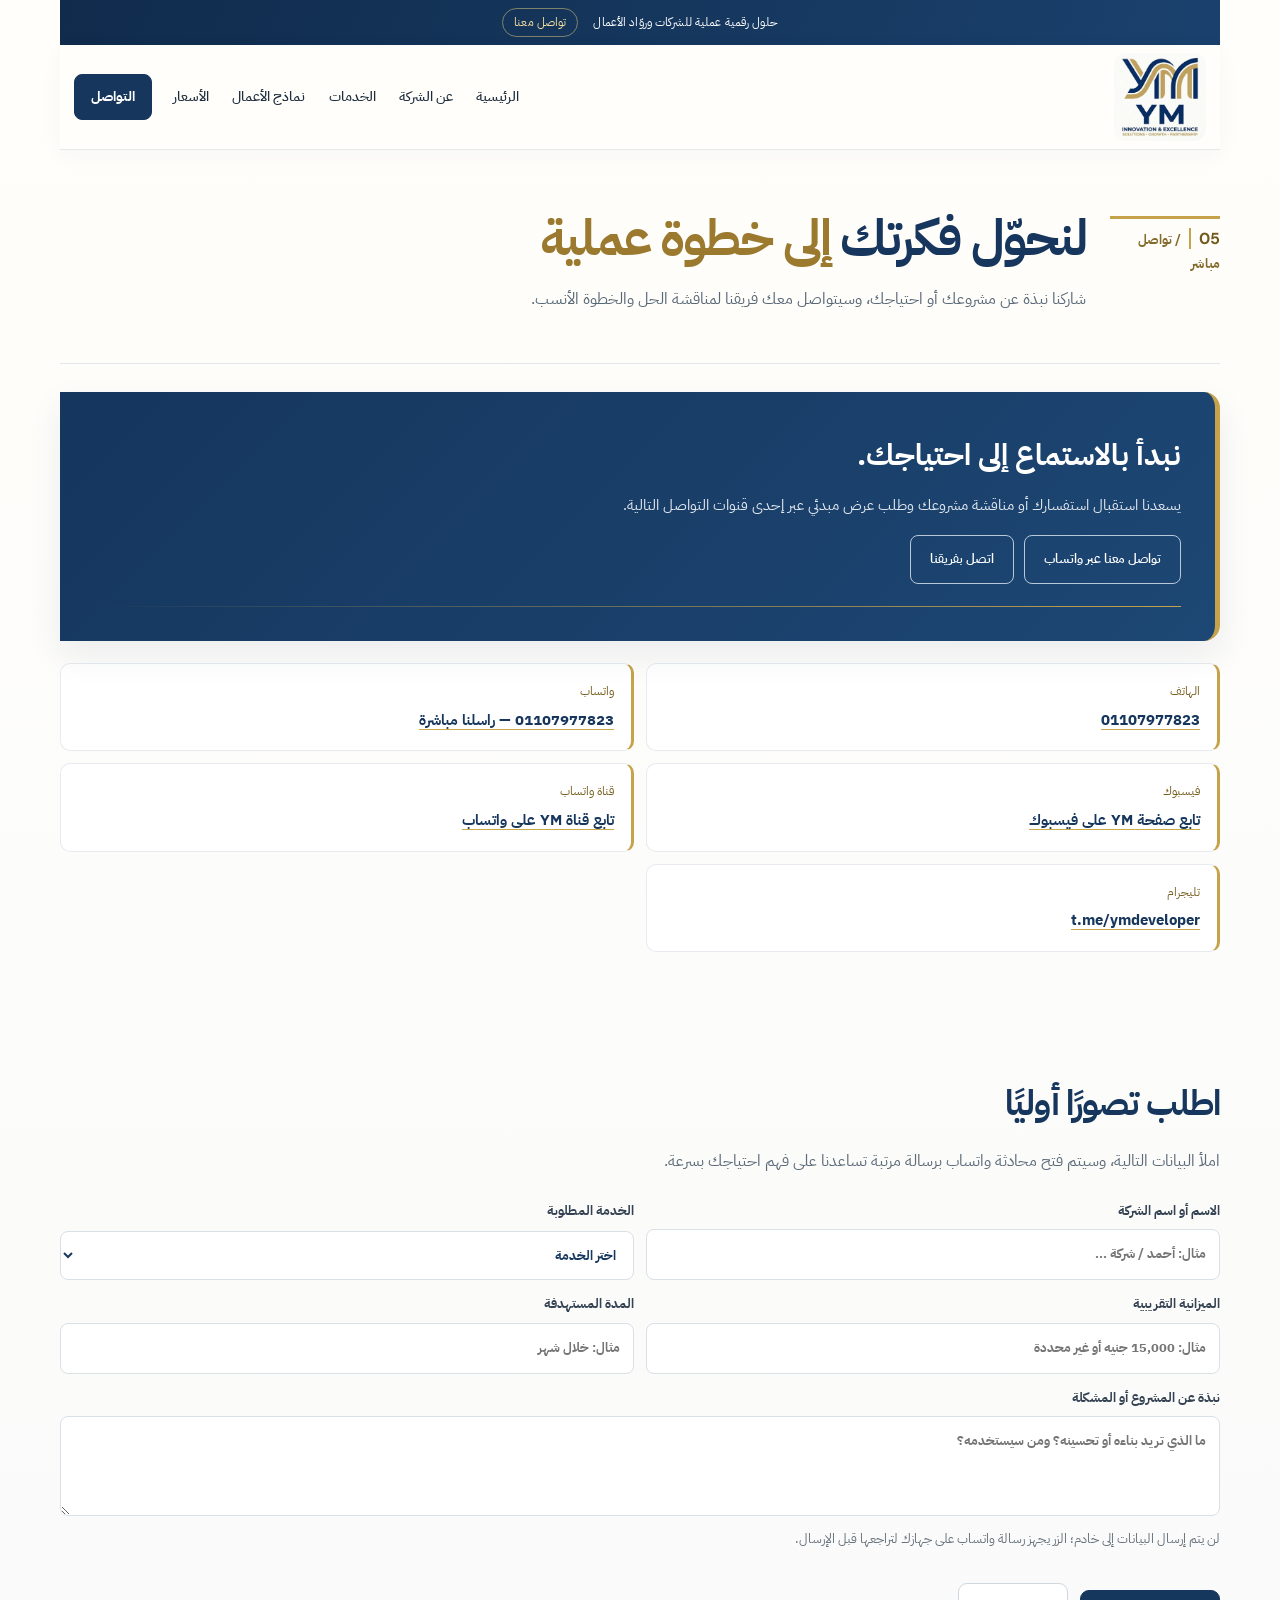
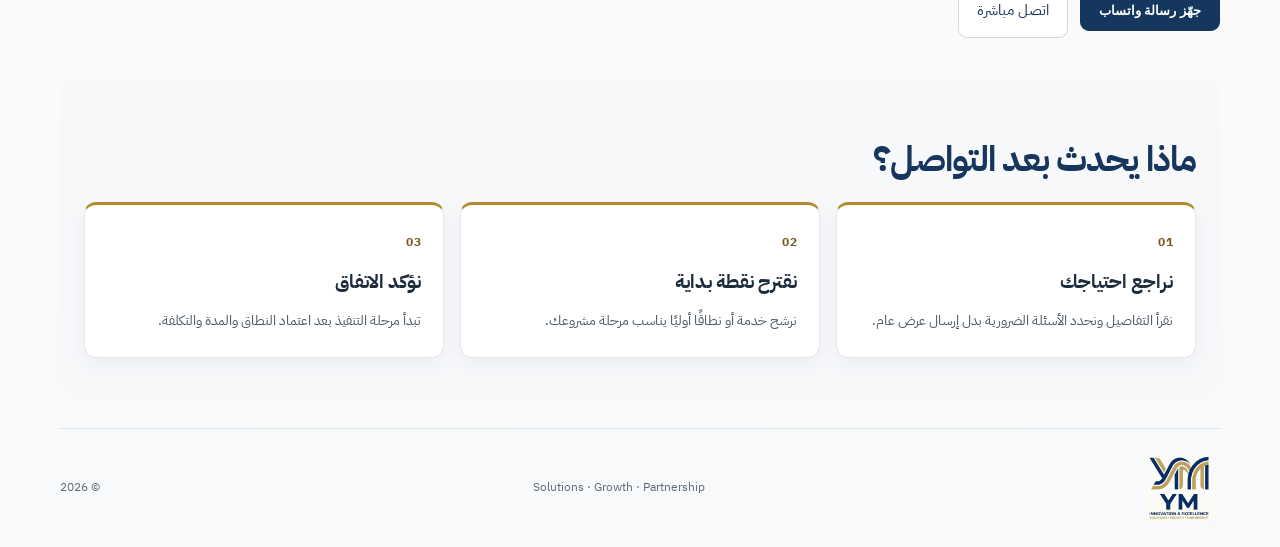
<file: contact.html>
<!doctype html><html lang="ar" dir="rtl"><head><meta charset="utf-8"><meta name="viewport" content="width=device-width,initial-scale=1"><meta name="theme-color" content="#12325b"><meta name="description" content="تواصل مع YM عبر الهاتف وواتساب وتليجرام أو تابع القنوات الرسمية."><title>التواصل | YM</title><link rel="icon" href="[data-uri]" type="image/webp"><style>/* YM — تنسيق تحريري بسيط بهوية عربية واضحة وذهبية دقيقة. */
@import url('https://fonts.googleapis.com/css2?family=DM+Sans:wght@500;600;700&family=IBM+Plex+Sans+Arabic:wght@400;500;600;700&display=swap');
:root{--navy:#12325b;--gold:#c7a84a;--ink:#243448;--muted:#657180;--paper:#fffefa;--wash:#f5f6f4;--line:#e3e6e7}*{box-sizing:border-box}html{scroll-behavior:smooth}body{margin:0;background:var(--paper);color:var(--ink);font-family:'IBM Plex Sans Arabic',Tahoma,Arial,sans-serif;line-height:1.85;font-size:15px}a{color:inherit;text-decoration:none}a:focus-visible,button:focus-visible{outline:3px solid var(--gold);outline-offset:3px}.topline{background:var(--navy);color:#fff;padding:6px 16px;text-align:center;font-size:12px}.topline a{color:#f0d783;margin-inline-start:8px}.wrap{width:min(1080px,92%);margin:auto}.header{display:flex;align-items:center;justify-content:space-between;gap:24px;padding:12px 0;border-bottom:1px solid var(--line)}.brand{display:flex;align-items:center;gap:8px}.brand img{width:110px;height:106px;object-fit:contain;background:white;display:block}.nav{display:flex;align-items:center;gap:18px;font-size:14px;font-weight:500}.nav a:hover,.nav a.active{color:#987a2f}.nav>a:last-child{padding:7px 10px;border:1px solid var(--navy);color:var(--navy);font-weight:700}.menu{display:none;border:1px solid var(--line);background:#fff;color:var(--navy);padding:7px 10px;font-size:18px}.hero{position:relative;padding:82px 0 64px;display:grid;grid-template-columns:1.15fr .85fr;gap:64px;align-items:center}.hero:before{content:"";position:absolute;right:0;top:31px;width:72px;height:4px;background:var(--gold)}.eyebrow{font-size:13px;color:#856b2e;font-weight:700;letter-spacing:.01em}.eyebrow b{display:inline-block;color:#72591c;font:700 16px 'DM Sans',sans-serif;padding-inline-end:8px;margin-inline-end:4px;border-inline-end:2px solid var(--gold)}.hero-brandline{display:block;color:#72591c;font:700 13px 'DM Sans',sans-serif;letter-spacing:.045em;margin-bottom:15px}.hero h1,.page-title{color:var(--navy);font-size:clamp(44px,5.7vw,68px);line-height:1.28;margin:10px 0 16px;font-weight:700;letter-spacing:-.035em}.hero h1 span,.page-title span{color:#ad9148}.hero p,.page-intro{max-width:660px;color:var(--muted);font-size:17px;margin:0 0 20px;line-height:1.9}.hero-aside{padding:30px 28px;border-right:5px solid var(--gold);background:var(--wash);max-width:440px;min-height:130px;justify-self:start;box-shadow:0 8px 22px #102e500c}.hero-aside strong{display:block;color:var(--navy);font-size:18px;margin-bottom:8px}.hero-aside p{font-size:13px;margin:0}.buttons{display:flex;align-items:center;gap:10px;flex-wrap:wrap}.button{display:inline-block;padding:10px 16px;background:var(--navy);color:#fff;font-size:13px;border:1px solid var(--navy)}.button:hover{background:#1d4674}.button.alt{background:#fff;color:var(--navy)}.section{padding:45px 0}.section.soft{background:var(--wash)}.page{padding:46px 0 58px}.page-head{display:grid;grid-template-columns:100px 1fr;column-gap:22px;padding-bottom:23px;border-bottom:1px solid var(--line);margin-bottom:24px}.page-head .eyebrow{grid-row:1 / span 2;align-self:start;margin-top:12px;padding-top:7px;border-top:2px solid var(--gold);color:#846b2c}.page-title{font-size:clamp(34px,4.3vw,48px);margin:0 0 9px}.page-intro{grid-column:2}.section-title{color:var(--navy);font-size:34px;margin:0 0 9px;font-weight:700;letter-spacing:-.025em;border-bottom:1px solid #d8dce0;padding-bottom:9px}.section-intro{color:var(--muted);font-size:16px;margin:0 0 22px}.section>.eyebrow{display:inline-block;min-width:74px;padding-top:6px;border-top:2px solid var(--gold);color:#856b2e}.section>.section-title,.section>.section-intro{margin-right:96px}.grid{display:grid;grid-template-columns:repeat(3,1fr);gap:12px}.card{border:1px solid var(--line);border-top:2px solid var(--gold);padding:19px;background:#fff}.card .num{color:#98772c;font:700 13px 'DM Sans',sans-serif}.card h3{margin:11px 0;color:var(--navy);font-size:18px;font-weight:700}.card p{margin:0;color:var(--muted);font-size:14px;line-height:1.85}.card-link{display:inline-block;margin-top:12px;color:var(--navy);font-size:12px;text-decoration:underline;text-decoration-color:var(--gold);text-underline-offset:4px}.notice{margin:18px 0;padding:13px 16px;background:#f7f2df;border-right:3px solid var(--gold);font-size:13px;color:#625a48}.founders{display:grid;grid-template-columns:1fr 1fr;gap:14px;margin-top:22px}.founder{border-top:2px solid var(--gold);padding:15px;background:var(--wash)}.founder small{color:#987d3d}.founder h3{margin:6px 0;color:var(--navy)}.founder p{margin:0;color:var(--muted);font-size:13px}.project{display:grid;grid-template-columns:82px 1fr auto;gap:16px;align-items:center;padding:17px 0;border-bottom:1px solid var(--line)}.project-no{color:#98772c;font:700 13px 'DM Sans',sans-serif;border-right:2px solid var(--gold);padding-right:11px}.project h3{margin:0;color:var(--navy);font-size:19px;font-weight:700}.project p{margin:4px 0 0;color:var(--muted);font-size:14px;line-height:1.8}.project a{padding:8px 12px;border:1px solid var(--navy);background:var(--navy);color:#fff;font-size:13px;font-weight:600;white-space:nowrap}.table-wrap{overflow-x:auto}table{width:100%;border-collapse:collapse;background:#fff;font-size:14px}th,td{padding:13px 14px;border:1px solid var(--line);text-align:right;vertical-align:top;line-height:1.65}th{background:var(--navy);color:#fff;font-size:13px;font-weight:700}tbody tr:nth-child(even){background:#f5f6f4}.price{color:#80651f;font:700 17px 'DM Sans',sans-serif;direction:ltr;white-space:nowrap}.subhead{color:var(--navy);font-size:20px;margin:28px 0 10px}.contact-box{padding:31px;background:var(--navy);color:#fff;border-inline-start:5px solid var(--gold);position:relative}.contact-box:after{content:"";display:block;height:1px;background:linear-gradient(90deg,transparent,var(--gold));margin-top:22px}.contact-box h2{margin:0 0 8px;font-size:29px;font-weight:700}.contact-box p{color:#e2e8ef;margin:0 0 16px;font-size:15px}.contact-box .button.alt{background:transparent;color:#fff;border-color:#b8c8d9}.contact-box .button.alt:hover{background:#fff;color:var(--navy)}.contact-list{display:grid;grid-template-columns:1fr 1fr;column-gap:20px;row-gap:4px;margin-top:20px}.contact-item{padding:12px 14px;border:0;border-right:2px solid var(--gold);border-bottom:1px solid var(--line);background:transparent}.contact-item span{display:block;color:#987d3d;font-size:11px}.contact-item a{color:var(--navy);font-weight:700;font-size:15px;overflow-wrap:anywhere;text-decoration:underline;text-decoration-color:#c7a84a;text-underline-offset:4px}.footer{margin-top:26px;border-top:1px solid var(--line);padding:16px 0;color:var(--muted);font-size:11px;display:flex;justify-content:space-between;gap:12px}.footer img{width:92px;height:88px;object-fit:contain;vertical-align:middle}.footer-brand{display:flex;align-items:center;gap:8px;color:var(--navy);font-weight:700}@media(max-width:760px){.header{flex-wrap:wrap}.brand img{width:88px;height:84px}.menu{display:block}.nav{display:none;order:3;width:100%;padding:7px 0 4px;flex-direction:column;align-items:stretch;gap:0}.nav.open{display:flex}.nav a{padding:9px 4px;border-top:1px solid var(--line)}.hero{grid-template-columns:1fr;gap:20px;padding:50px 0 38px}.hero:before{top:18px;width:54px;height:3px}.hero h1{font-size:42px}.hero p,.page-intro{font-size:14px}.page-head{display:block}.page-head .eyebrow{width:max-content;margin:0 0 10px}.page-title{font-size:37px}.page-intro{margin:0}.section>.section-title,.section>.section-intro{margin-right:0}.grid{grid-template-columns:1fr 1fr}.project{grid-template-columns:44px 1fr}.project a{grid-column:2}.contact-list{grid-template-columns:1fr}.page{padding-top:30px}.footer{flex-wrap:wrap}.footer>span:last-child{width:100%}}@media(max-width:460px){.wrap{width:90%}.grid,.founders{grid-template-columns:1fr}.hero h1{font-size:34px}.section-title{font-size:25px}.project{gap:10px}.project p{font-size:12px}.project a{justify-self:start}.footer{font-size:10px}}@media(prefers-reduced-motion:reduce){html{scroll-behavior:auto}}


/* YM corporate refresh — refined Arabic-first visual system */
:root{--navy:#16365d;--gold:#c6a24a;--ink:#1e2d3d;--muted:#5d6b79;--paper:#fffefa;--wash:#f4f6f8;--line:#e2e7ec;--shadow:0 14px 34px rgba(22,54,93,.08);--radius:18px}
::selection{background:#eadcae;color:var(--navy)}
body{background:linear-gradient(180deg,#fffefa 0%,#f8f9fa 100%);color:var(--ink);line-height:1.9}
.wrap{width:min(1160px,92%)}
.topline{padding:8px 18px;background:linear-gradient(110deg,#102b4c,#1a416d);font-size:12px;letter-spacing:.01em}
.topline a{display:inline-block;margin-inline-start:12px;padding:2px 11px;border:1px solid rgba(240,215,131,.48);border-radius:999px;color:#f5df9e;transition:background .2s,color .2s}
.topline a:hover{background:#f5df9e;color:#102b4c}
.header{position:sticky;top:0;z-index:20;padding:8px 14px;background:rgba(255,254,250,.96);backdrop-filter:blur(12px);border-bottom:1px solid rgba(22,54,93,.1);box-shadow:0 5px 22px rgba(22,54,93,.035)}
.brand img{width:92px;height:88px;border-radius:12px}
.nav{gap:clamp(10px,1.5vw,20px);font-size:14px}
.nav a{position:relative;padding:8px 2px;transition:color .2s ease}
.nav a:hover,.nav a.active{color:#8a6b22}
.nav a:not(:last-child)::after{content:"";position:absolute;inset-inline:0;bottom:2px;height:2px;background:var(--gold);transform:scaleX(0);transform-origin:right;transition:transform .22s ease}
.nav a:hover::after,.nav a.active::after{transform:scaleX(1)}
.nav>a:last-child{padding:9px 16px;border:1px solid var(--navy);border-radius:8px;background:var(--navy);color:#fff;transition:background .2s,transform .2s}
.nav>a:last-child:hover{background:#214b79;color:#fff;transform:translateY(-1px)}
.hero{min-height:440px;padding:74px 0 66px;gap:clamp(32px,6vw,80px)}
.hero:before{width:84px;height:4px;border-radius:8px}
.hero h1{font-size:clamp(42px,5.4vw,66px);line-height:1.32;letter-spacing:-.025em}
.hero h1 span,.page-title span{color:#9b7a2f}
.hero p,.page-intro{color:#596877;line-height:2}
.hero-aside{position:relative;overflow:hidden;padding:34px 30px;border-right:4px solid var(--gold);border-radius:0 16px 16px 0;background:linear-gradient(145deg,#f3f5f7,#fff);box-shadow:var(--shadow)}
.hero-aside:after{content:"";position:absolute;inset-inline-start:-24px;bottom:-48px;width:126px;height:126px;border:1px solid rgba(198,162,74,.25);border-radius:50%}
.hero-aside strong{font-size:19px}
.hero-aside p{font-size:14px;line-height:1.9}
.button{padding:11px 19px;border-radius:8px;font-weight:600;transition:transform .2s,box-shadow .2s,background .2s}
.button:hover{background:#214b79;box-shadow:0 8px 18px rgba(22,54,93,.17);transform:translateY(-2px)}
.button.alt{border-color:#d4dce4;background:#fff}
.button.alt:hover{background:#f3f6f9;color:var(--navy)}
.section{padding:48px 0}
.section.soft{padding:42px 34px;background:linear-gradient(135deg,#f1f4f7,#f7f8f8);border:1px solid #e9edf0;border-radius:22px}
.section-title{border-bottom:0;padding-bottom:0;margin-top:9px;font-size:clamp(27px,3.2vw,35px)}
.section-intro{max-width:730px;line-height:1.9}
.section>.section-title,.section>.section-intro{margin-right:96px}
.grid{gap:16px}
.card{position:relative;overflow:hidden;min-height:192px;padding:23px 22px;border:1px solid #e5e9ee;border-top:3px solid var(--gold);border-radius:14px;box-shadow:0 6px 18px rgba(22,54,93,.035);transition:transform .22s,box-shadow .22s,border-color .22s}
.card:after{content:"";position:absolute;inset-inline-start:-32px;bottom:-55px;width:96px;height:96px;border:1px solid rgba(198,162,74,.15);border-radius:50%;pointer-events:none}
.card:hover{transform:translateY(-4px);box-shadow:0 16px 30px rgba(22,54,93,.09);border-color:#d7c58e}
.card .num{display:inline-flex;align-items:center;justify-content:center;min-width:34px;height:28px;padding:0 8px;border-radius:999px;background:#f7f1df;color:#70591f;font-size:12px}
.card h3{margin:13px 0 8px;font-size:19px}
.card p{font-size:14px;line-height:1.95}
.card-link{font-weight:600;font-size:13px}
.page{padding:54px 0 68px}
.page-head{grid-template-columns:110px minmax(0,1fr);column-gap:24px;padding-bottom:28px;margin-bottom:28px;border-bottom:1px solid #e4e8ec}
.page-head .eyebrow{padding-top:9px;border-top:3px solid var(--gold)}
.page-title{font-size:clamp(35px,4vw,50px);line-height:1.4}
.page-intro{max-width:760px;font-size:16px}
.notice{padding:15px 18px;border-right:4px solid var(--gold);border-radius:0 10px 10px 0;background:#fbf7ea;color:#574e3a;line-height:1.9}
.founders{gap:18px}
.founder{padding:22px;border:1px solid var(--line);border-top:3px solid var(--gold);border-radius:12px;background:#fff;box-shadow:0 7px 18px rgba(22,54,93,.04)}
.founder small{font-size:12px;color:#775d1d}
.founder h3{font-size:19px}
.founder p{font-size:14px;line-height:1.9}
.project{padding:21px 16px;margin:0 -16px;border:1px solid transparent;border-bottom-color:var(--line);border-radius:12px;transition:background .2s,border-color .2s}
.project:hover{background:#fff;border-color:#e7ebef;box-shadow:0 7px 20px rgba(22,54,93,.045)}
.project-no{border-right:0;border-inline-start:2px solid var(--gold);padding-right:0;padding-inline-start:12px}
.project h3{font-size:20px}
.project p{font-size:14px;line-height:1.9}
.project a{padding:9px 15px;border-radius:8px;transition:background .2s,transform .2s}
.project a:hover{background:#214b79;transform:translateY(-1px)}
.table-wrap{border:1px solid var(--line);border-radius:12px;box-shadow:0 8px 24px rgba(22,54,93,.045);background:#fff}
table{font-size:14px}
th,td{padding:15px 16px;border-color:#e5e9ed}
th{background:#17385f}
tbody tr:nth-child(even){background:#f6f8fa}
tbody tr:hover{background:#f2f5f7}
.page > div.table-wrap:nth-of-type(2) table td:nth-child(3){direction:ltr;unicode-bidi:isolate;text-align:center}
.price{color:#745a1e}
.subhead{margin:32px 0 14px;font-size:22px}
.contact-box{padding:34px;border-inline-start:5px solid var(--gold);border-radius:0 16px 16px 0;background:linear-gradient(135deg,#15365d,#1d4774);box-shadow:var(--shadow)}
.contact-box h2{font-size:30px}
.contact-box p{font-size:15px;line-height:1.9}
.contact-list{gap:12px;margin-top:22px}
.contact-item{padding:16px 17px;border:1px solid #e7ebef;border-right:3px solid var(--gold);border-radius:10px;background:#fff;transition:transform .2s,box-shadow .2s}
.contact-item:hover{transform:translateY(-2px);box-shadow:0 8px 18px rgba(22,54,93,.07)}
.contact-item span{font-size:12px;color:#775d1d}
.contact-item a{display:inline-block;margin-top:3px;text-decoration-thickness:1px}
.footer{align-items:center;margin-top:32px;padding:20px 0;border-top:1px solid #dfe5ea;font-size:12px}
.footer img{width:74px;height:70px}
.footer-brand{padding:4px;border-radius:10px}
.menu{border-radius:8px;cursor:pointer}
a,button{-webkit-tap-highlight-color:transparent}
@media(max-width:900px){.header{gap:12px}.nav{gap:10px;font-size:13px}.brand img{width:84px;height:80px}.hero{gap:34px}.hero-aside{padding:26px 23px}}
@media(max-width:760px){.header{padding:8px 10px}.brand img{width:76px;height:72px}.menu{padding:8px 12px}.nav{gap:0}.nav>a:last-child{border-radius:7px;margin-top:4px}.hero{min-height:0;padding:50px 0 38px;gap:22px}.hero:before{top:18px}.hero h1{font-size:clamp(38px,9vw,48px)}.hero-aside{justify-self:stretch;max-width:none}.section{padding:38px 0}.section.soft{padding:30px 22px;border-radius:17px}.section>.section-title,.section>.section-intro{margin-right:0}.grid{grid-template-columns:1fr 1fr;gap:12px}.card{min-height:0;padding:18px}.page{padding:36px 0 48px}.page-head{display:block;padding-bottom:22px}.page-head .eyebrow{width:max-content;margin:0 0 13px}.page-title{font-size:clamp(32px,7vw,40px)}.page-intro{font-size:14px}.project{grid-template-columns:48px 1fr;gap:12px;margin:0;padding:17px 4px}.project a{grid-column:2;justify-self:start}.table-wrap{overflow-x:auto}table{min-width:760px}.contact-box{padding:25px 22px}.contact-list{grid-template-columns:1fr}.footer{padding:16px 0}}
@media(max-width:460px){.wrap{width:90%}.topline{font-size:11px}.grid,.founders{grid-template-columns:1fr}.card{padding:20px}.hero h1{font-size:36px}.section-title{font-size:26px}.project p{font-size:13px}.footer{font-size:11px}.contact-box h2{font-size:25px}}
@media(prefers-reduced-motion:reduce){*,*::before,*::after{scroll-behavior:auto!important;transition:none!important;animation:none!important}}

</style>
<style id="ym-growth-enhancements">
.growth-section{padding:42px 0}.growth-section.soft{padding:38px 24px;border-radius:18px;background:#f6f8fa}.growth-grid{display:grid;grid-template-columns:repeat(3,minmax(0,1fr));gap:16px}.growth-card{padding:22px;border:1px solid #e3e8ed;border-top:3px solid #b18a2b;border-radius:12px;background:#fff;box-shadow:0 8px 22px rgba(22,54,93,.045)}.growth-card h3{margin:8px 0 8px;font-size:19px}.growth-card p{margin:0;color:#4d5965;line-height:1.9;font-size:14px}.growth-kicker{font-size:12px;color:#775d1d;font-weight:700;letter-spacing:.03em}.growth-cta{display:flex;flex-wrap:wrap;gap:12px;align-items:center;margin-top:22px}.growth-cta .button,.growth-cta a{display:inline-flex;align-items:center;justify-content:center;padding:12px 18px;border-radius:9px;text-decoration:none}.growth-cta .primary{background:#15365d;color:#fff}.growth-cta .secondary{border:1px solid #cfd7df;color:#15365d;background:#fff}.quote-strip{padding:22px 24px;border-inline-start:4px solid #b18a2b;background:#fbf7ea;border-radius:0 12px 12px 0;line-height:1.9;color:#574e3a}.lead-form{display:grid;gap:12px;margin-top:20px}.lead-form .form-row{display:grid;grid-template-columns:1fr 1fr;gap:12px}.lead-form label{display:grid;gap:6px;color:#344252;font-size:13px;font-weight:700}.lead-form input,.lead-form select,.lead-form textarea{width:100%;box-sizing:border-box;padding:12px 13px;border:1px solid #d9e0e6;border-radius:8px;background:#fff;color:#17385f;font:inherit}.lead-form textarea{min-height:100px;resize:vertical}.lead-form small{color:#66727d;line-height:1.7}.faq-list{display:grid;gap:10px;margin-top:18px}.faq-list details{padding:14px 16px;border:1px solid #e3e8ed;border-radius:10px;background:#fff}.faq-list summary{cursor:pointer;font-weight:700;color:#17385f}.faq-list p{margin:10px 0 0;color:#586572;line-height:1.9;font-size:14px}.badge-row{display:flex;flex-wrap:wrap;gap:9px;margin-top:16px}.badge-row span{padding:7px 10px;border-radius:99px;background:#eef3f7;color:#17385f;font-size:12px}.mini-note{font-size:13px;color:#687580;line-height:1.8}@media(max-width:760px){.growth-grid{grid-template-columns:1fr}.lead-form .form-row{grid-template-columns:1fr}}
</style>
</head><body><div class="wrap"><div class="topline">حلول رقمية عملية للشركات وروّاد الأعمال <a href="contact.html">تواصل معنا</a></div><header class="header"><a class="brand" href="index.html" aria-label="YM — Innovation and Excellence"><img src="[data-uri]" alt="YM — Innovation &amp; Excellence; Solutions, Growth, Partnership"></a><button class="menu" aria-label="فتح القائمة" aria-expanded="false">☰</button><nav class="nav" aria-label="التنقل الرئيسي"><a href="index.html" class="">الرئيسية</a><a href="about.html" class="">عن الشركة</a><a href="services.html" class="">الخدمات</a><a href="portfolio.html" class="">نماذج الأعمال</a><a href="pricing.html" class="">الأسعار</a><a href="contact.html" class="active">التواصل</a></nav></header><main><section class="page"><div class="page-head"><span class="eyebrow"><b>05</b> / تواصل مباشر</span><h1 class="page-title">لنحوّل فكرتك <span>إلى خطوة عملية</span></h1><p class="page-intro">شاركنا نبذة عن مشروعك أو احتياجك، وسيتواصل معك فريقنا لمناقشة الحل والخطوة الأنسب.</p></div><div class="contact-box"><h2>نبدأ بالاستماع إلى احتياجك.</h2><p>يسعدنا استقبال استفسارك أو مناقشة مشروعك وطلب عرض مبدئي عبر إحدى قنوات التواصل التالية.</p><div class="buttons"><a class="button alt" href="https://wa.me/201107977823" target="_blank" rel="noopener noreferrer">تواصل معنا عبر واتساب</a><a class="button alt" href="tel:+201107977823">اتصل بفريقنا</a></div></div><div class="contact-list"><div class="contact-item"><span>الهاتف</span><a href="tel:+201107977823" dir="ltr">01107977823</a></div><div class="contact-item"><span>واتساب</span><a href="https://wa.me/201107977823" target="_blank" rel="noopener noreferrer">01107977823 — راسلنا مباشرة</a></div><div class="contact-item"><span>فيسبوك</span><a href="https://facebook.com/share/1FQ1aZ9jb9" target="_blank" rel="noopener noreferrer">تابع صفحة YM على فيسبوك</a></div><div class="contact-item"><span>قناة واتساب</span><a href="https://whatsapp.com/channel/0029VbENA3kH5JM04oNfH40y" target="_blank" rel="noopener noreferrer">تابع قناة YM على واتساب</a></div><div class="contact-item"><span>تليجرام</span><a href="https://t.me/ymdeveloper" target="_blank" rel="noopener noreferrer">t.me/ymdeveloper</a></div></div></section>
<section class="growth-section" aria-labelledby="lead-title">
  <div class="section-title" id="lead-title">اطلب تصورًا أوليًا</div>
  <p class="section-intro">املأ البيانات التالية، وسيتم فتح محادثة واتساب برسالة مرتبة تساعدنا على فهم احتياجك بسرعة.</p>
  <form class="lead-form" data-ym-lead-form>
    <div class="form-row"><label>الاسم أو اسم الشركة<input name="name" required placeholder="مثال: أحمد / شركة ..."></label><label>الخدمة المطلوبة<select name="service" required><option value="">اختر الخدمة</option><option>صفحة هبوط</option><option>موقع تعريفي</option><option>متجر إلكتروني</option><option>لوحة تحكم أو منصة</option><option>تحسين سرعة أو تصحيح أكواد</option><option>غير متأكد وأحتاج توجيهًا</option></select></label></div>
    <div class="form-row"><label>الميزانية التقريبية<input name="budget" placeholder="مثال: 15,000 جنيه أو غير محددة"></label><label>المدة المستهدفة<input name="timeline" placeholder="مثال: خلال شهر"></label></div>
    <label>نبذة عن المشروع أو المشكلة<textarea name="details" required placeholder="ما الذي تريد بناءه أو تحسينه؟ ومن سيستخدمه؟"></textarea></label>
    <small>لن يتم إرسال البيانات إلى خادم؛ الزر يجهز رسالة واتساب على جهازك لتراجعها قبل الإرسال.</small>
    <div class="growth-cta"><button class="button primary" type="submit">جهّز رسالة واتساب</button><a class="secondary" href="tel:+201107977823">اتصل مباشرة</a></div>
  </form>
</section>
<section class="growth-section soft" aria-labelledby="contact-faq-title"><div class="section-title" id="contact-faq-title">ماذا يحدث بعد التواصل؟</div><div class="growth-grid"><article class="growth-card"><span class="growth-kicker">01</span><h3>نراجع احتياجك</h3><p>نقرأ التفاصيل ونحدد الأسئلة الضرورية بدل إرسال عرض عام.</p></article><article class="growth-card"><span class="growth-kicker">02</span><h3>نقترح نقطة بداية</h3><p>نرشح خدمة أو نطاقًا أوليًا يناسب مرحلة مشروعك.</p></article><article class="growth-card"><span class="growth-kicker">03</span><h3>نؤكد الاتفاق</h3><p>تبدأ مرحلة التنفيذ بعد اعتماد النطاق والمدة والتكلفة.</p></article></div></section>
</main><footer class="footer"><a class="footer-brand" href="index.html"><img src="[data-uri]" alt="YM — Innovation &amp; Excellence; Solutions, Growth, Partnership"></a><span>Solutions · Growth · Partnership</span><span>© <span data-year>2026</span></span></footer></div><script>document.addEventListener('DOMContentLoaded',function(){var b=document.querySelector('.menu'),n=document.querySelector('.nav');if(b&&n){b.addEventListener('click',function(){var opened=n.classList.toggle('open');b.setAttribute('aria-expanded',String(opened));b.setAttribute('aria-label',opened?'إغلاق القائمة':'فتح القائمة');b.textContent=opened?'×':'☰'});n.querySelectorAll('a').forEach(function(a){a.addEventListener('click',function(){n.classList.remove('open');b.setAttribute('aria-expanded','false');b.textContent='☰'})})}document.querySelectorAll('[data-year]').forEach(function(el){el.textContent=new Date().getFullYear()})});</script>
<script>
(function(){
  var form=document.querySelector('[data-ym-lead-form]');
  if(!form) return;
  form.addEventListener('submit',function(e){
    e.preventDefault();
    var data=new FormData(form);
    var name=data.get('name')||'';
    var service=data.get('service')||'';
    var budget=data.get('budget')||'';
    var timeline=data.get('timeline')||'';
    var details=data.get('details')||'';
    var msg='مرحبًا YM، أريد مناقشة مشروع جديد.%0Aالاسم: '+encodeURIComponent(name)+'%0Aالخدمة: '+encodeURIComponent(service)+'%0Aالميزانية التقريبية: '+encodeURIComponent(budget)+'%0Aالمدة المستهدفة: '+encodeURIComponent(timeline)+'%0Aالتفاصيل: '+encodeURIComponent(details);
    window.open('https://wa.me/201107977823?text='+msg,'_blank','noopener');
  });
})();
</script>
</body></html>
</file>
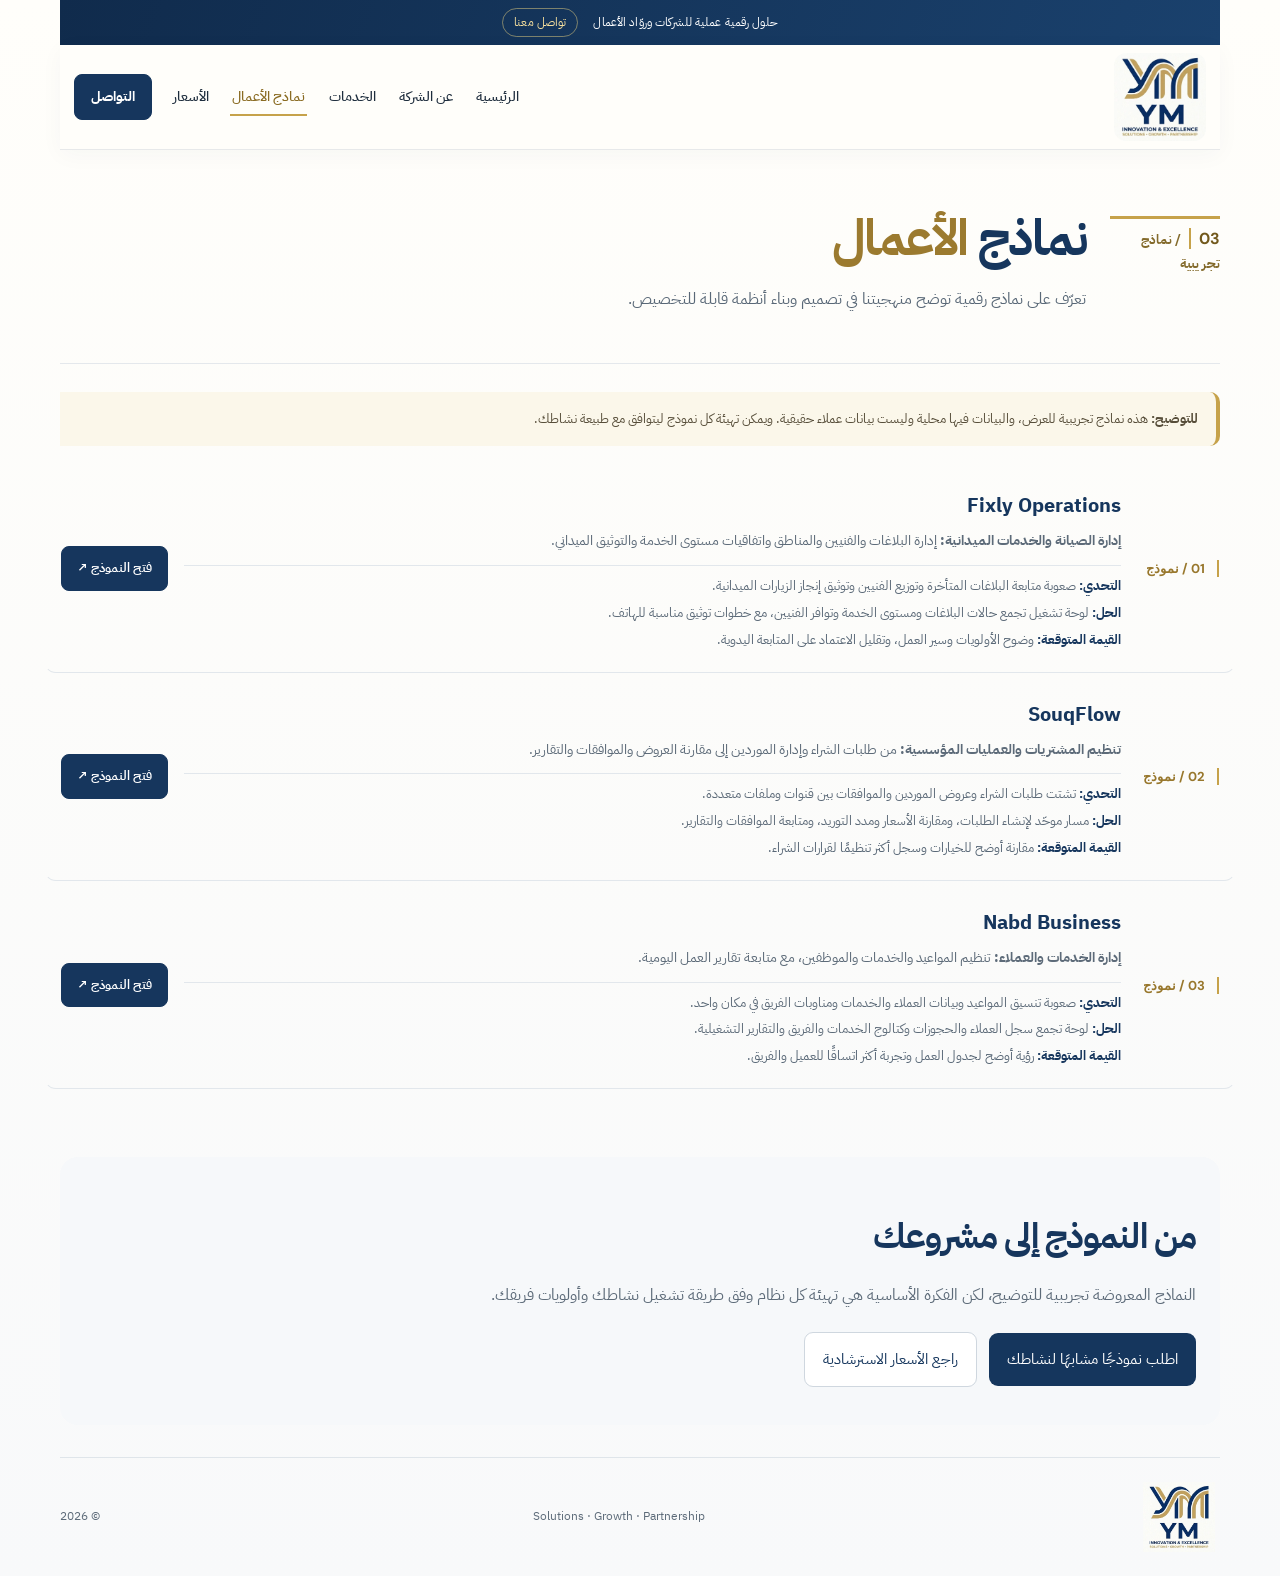
<file: portfolio.html>
<!doctype html><html lang="ar" dir="rtl"><head><meta charset="utf-8"><meta name="viewport" content="width=device-width,initial-scale=1"><meta name="theme-color" content="#12325b"><meta name="description" content="نماذج تجريبية لعرض طريقة عمل YM، مع روابط المعاينة المباشرة."><title>نماذج الأعمال | YM</title><link rel="icon" href="[data-uri]" type="image/webp"><style>/* YM — تنسيق تحريري بسيط بهوية عربية واضحة وذهبية دقيقة. */
@import url('https://fonts.googleapis.com/css2?family=DM+Sans:wght@500;600;700&family=IBM+Plex+Sans+Arabic:wght@400;500;600;700&display=swap');
:root{--navy:#12325b;--gold:#c7a84a;--ink:#243448;--muted:#657180;--paper:#fffefa;--wash:#f5f6f4;--line:#e3e6e7}*{box-sizing:border-box}html{scroll-behavior:smooth}body{margin:0;background:var(--paper);color:var(--ink);font-family:'IBM Plex Sans Arabic',Tahoma,Arial,sans-serif;line-height:1.85;font-size:15px}a{color:inherit;text-decoration:none}a:focus-visible,button:focus-visible{outline:3px solid var(--gold);outline-offset:3px}.topline{background:var(--navy);color:#fff;padding:6px 16px;text-align:center;font-size:12px}.topline a{color:#f0d783;margin-inline-start:8px}.wrap{width:min(1080px,92%);margin:auto}.header{display:flex;align-items:center;justify-content:space-between;gap:24px;padding:12px 0;border-bottom:1px solid var(--line)}.brand{display:flex;align-items:center;gap:8px}.brand img{width:110px;height:106px;object-fit:contain;background:white;display:block}.nav{display:flex;align-items:center;gap:18px;font-size:14px;font-weight:500}.nav a:hover,.nav a.active{color:#987a2f}.nav>a:last-child{padding:7px 10px;border:1px solid var(--navy);color:var(--navy);font-weight:700}.menu{display:none;border:1px solid var(--line);background:#fff;color:var(--navy);padding:7px 10px;font-size:18px}.hero{position:relative;padding:82px 0 64px;display:grid;grid-template-columns:1.15fr .85fr;gap:64px;align-items:center}.hero:before{content:"";position:absolute;right:0;top:31px;width:72px;height:4px;background:var(--gold)}.eyebrow{font-size:13px;color:#856b2e;font-weight:700;letter-spacing:.01em}.eyebrow b{display:inline-block;color:#72591c;font:700 16px 'DM Sans',sans-serif;padding-inline-end:8px;margin-inline-end:4px;border-inline-end:2px solid var(--gold)}.hero-brandline{display:block;color:#72591c;font:700 13px 'DM Sans',sans-serif;letter-spacing:.045em;margin-bottom:15px}.hero h1,.page-title{color:var(--navy);font-size:clamp(44px,5.7vw,68px);line-height:1.28;margin:10px 0 16px;font-weight:700;letter-spacing:-.035em}.hero h1 span,.page-title span{color:#ad9148}.hero p,.page-intro{max-width:660px;color:var(--muted);font-size:17px;margin:0 0 20px;line-height:1.9}.hero-aside{padding:30px 28px;border-right:5px solid var(--gold);background:var(--wash);max-width:440px;min-height:130px;justify-self:start;box-shadow:0 8px 22px #102e500c}.hero-aside strong{display:block;color:var(--navy);font-size:18px;margin-bottom:8px}.hero-aside p{font-size:13px;margin:0}.buttons{display:flex;align-items:center;gap:10px;flex-wrap:wrap}.button{display:inline-block;padding:10px 16px;background:var(--navy);color:#fff;font-size:13px;border:1px solid var(--navy)}.button:hover{background:#1d4674}.button.alt{background:#fff;color:var(--navy)}.section{padding:45px 0}.section.soft{background:var(--wash)}.page{padding:46px 0 58px}.page-head{display:grid;grid-template-columns:100px 1fr;column-gap:22px;padding-bottom:23px;border-bottom:1px solid var(--line);margin-bottom:24px}.page-head .eyebrow{grid-row:1 / span 2;align-self:start;margin-top:12px;padding-top:7px;border-top:2px solid var(--gold);color:#846b2c}.page-title{font-size:clamp(34px,4.3vw,48px);margin:0 0 9px}.page-intro{grid-column:2}.section-title{color:var(--navy);font-size:34px;margin:0 0 9px;font-weight:700;letter-spacing:-.025em;border-bottom:1px solid #d8dce0;padding-bottom:9px}.section-intro{color:var(--muted);font-size:16px;margin:0 0 22px}.section>.eyebrow{display:inline-block;min-width:74px;padding-top:6px;border-top:2px solid var(--gold);color:#856b2e}.section>.section-title,.section>.section-intro{margin-right:96px}.grid{display:grid;grid-template-columns:repeat(3,1fr);gap:12px}.card{border:1px solid var(--line);border-top:2px solid var(--gold);padding:19px;background:#fff}.card .num{color:#98772c;font:700 13px 'DM Sans',sans-serif}.card h3{margin:11px 0;color:var(--navy);font-size:18px;font-weight:700}.card p{margin:0;color:var(--muted);font-size:14px;line-height:1.85}.card-link{display:inline-block;margin-top:12px;color:var(--navy);font-size:12px;text-decoration:underline;text-decoration-color:var(--gold);text-underline-offset:4px}.notice{margin:18px 0;padding:13px 16px;background:#f7f2df;border-right:3px solid var(--gold);font-size:13px;color:#625a48}.founders{display:grid;grid-template-columns:1fr 1fr;gap:14px;margin-top:22px}.founder{border-top:2px solid var(--gold);padding:15px;background:var(--wash)}.founder small{color:#987d3d}.founder h3{margin:6px 0;color:var(--navy)}.founder p{margin:0;color:var(--muted);font-size:13px}.project{display:grid;grid-template-columns:82px 1fr auto;gap:16px;align-items:center;padding:17px 0;border-bottom:1px solid var(--line)}.project-no{color:#98772c;font:700 13px 'DM Sans',sans-serif;border-right:2px solid var(--gold);padding-right:11px}.project h3{margin:0;color:var(--navy);font-size:19px;font-weight:700}.project p{margin:4px 0 0;color:var(--muted);font-size:14px;line-height:1.8}.project a{padding:8px 12px;border:1px solid var(--navy);background:var(--navy);color:#fff;font-size:13px;font-weight:600;white-space:nowrap}.table-wrap{overflow-x:auto}table{width:100%;border-collapse:collapse;background:#fff;font-size:14px}th,td{padding:13px 14px;border:1px solid var(--line);text-align:right;vertical-align:top;line-height:1.65}th{background:var(--navy);color:#fff;font-size:13px;font-weight:700}tbody tr:nth-child(even){background:#f5f6f4}.price{color:#80651f;font:700 17px 'DM Sans',sans-serif;direction:ltr;white-space:nowrap}.subhead{color:var(--navy);font-size:20px;margin:28px 0 10px}.contact-box{padding:31px;background:var(--navy);color:#fff;border-inline-start:5px solid var(--gold);position:relative}.contact-box:after{content:"";display:block;height:1px;background:linear-gradient(90deg,transparent,var(--gold));margin-top:22px}.contact-box h2{margin:0 0 8px;font-size:29px;font-weight:700}.contact-box p{color:#e2e8ef;margin:0 0 16px;font-size:15px}.contact-box .button.alt{background:transparent;color:#fff;border-color:#b8c8d9}.contact-box .button.alt:hover{background:#fff;color:var(--navy)}.contact-list{display:grid;grid-template-columns:1fr 1fr;column-gap:20px;row-gap:4px;margin-top:20px}.contact-item{padding:12px 14px;border:0;border-right:2px solid var(--gold);border-bottom:1px solid var(--line);background:transparent}.contact-item span{display:block;color:#987d3d;font-size:11px}.contact-item a{color:var(--navy);font-weight:700;font-size:15px;overflow-wrap:anywhere;text-decoration:underline;text-decoration-color:#c7a84a;text-underline-offset:4px}.footer{margin-top:26px;border-top:1px solid var(--line);padding:16px 0;color:var(--muted);font-size:11px;display:flex;justify-content:space-between;gap:12px}.footer img{width:92px;height:88px;object-fit:contain;vertical-align:middle}.footer-brand{display:flex;align-items:center;gap:8px;color:var(--navy);font-weight:700}@media(max-width:760px){.header{flex-wrap:wrap}.brand img{width:88px;height:84px}.menu{display:block}.nav{display:none;order:3;width:100%;padding:7px 0 4px;flex-direction:column;align-items:stretch;gap:0}.nav.open{display:flex}.nav a{padding:9px 4px;border-top:1px solid var(--line)}.hero{grid-template-columns:1fr;gap:20px;padding:50px 0 38px}.hero:before{top:18px;width:54px;height:3px}.hero h1{font-size:42px}.hero p,.page-intro{font-size:14px}.page-head{display:block}.page-head .eyebrow{width:max-content;margin:0 0 10px}.page-title{font-size:37px}.page-intro{margin:0}.section>.section-title,.section>.section-intro{margin-right:0}.grid{grid-template-columns:1fr 1fr}.project{grid-template-columns:44px 1fr}.project a{grid-column:2}.contact-list{grid-template-columns:1fr}.page{padding-top:30px}.footer{flex-wrap:wrap}.footer>span:last-child{width:100%}}@media(max-width:460px){.wrap{width:90%}.grid,.founders{grid-template-columns:1fr}.hero h1{font-size:34px}.section-title{font-size:25px}.project{gap:10px}.project p{font-size:12px}.project a{justify-self:start}.footer{font-size:10px}}@media(prefers-reduced-motion:reduce){html{scroll-behavior:auto}}


/* YM corporate refresh — refined Arabic-first visual system */
:root{--navy:#16365d;--gold:#c6a24a;--ink:#1e2d3d;--muted:#5d6b79;--paper:#fffefa;--wash:#f4f6f8;--line:#e2e7ec;--shadow:0 14px 34px rgba(22,54,93,.08);--radius:18px}
::selection{background:#eadcae;color:var(--navy)}
body{background:linear-gradient(180deg,#fffefa 0%,#f8f9fa 100%);color:var(--ink);line-height:1.9}
.wrap{width:min(1160px,92%)}
.topline{padding:8px 18px;background:linear-gradient(110deg,#102b4c,#1a416d);font-size:12px;letter-spacing:.01em}
.topline a{display:inline-block;margin-inline-start:12px;padding:2px 11px;border:1px solid rgba(240,215,131,.48);border-radius:999px;color:#f5df9e;transition:background .2s,color .2s}
.topline a:hover{background:#f5df9e;color:#102b4c}
.header{position:sticky;top:0;z-index:20;padding:8px 14px;background:rgba(255,254,250,.96);backdrop-filter:blur(12px);border-bottom:1px solid rgba(22,54,93,.1);box-shadow:0 5px 22px rgba(22,54,93,.035)}
.brand img{width:92px;height:88px;border-radius:12px}
.nav{gap:clamp(10px,1.5vw,20px);font-size:14px}
.nav a{position:relative;padding:8px 2px;transition:color .2s ease}
.nav a:hover,.nav a.active{color:#8a6b22}
.nav a:not(:last-child)::after{content:"";position:absolute;inset-inline:0;bottom:2px;height:2px;background:var(--gold);transform:scaleX(0);transform-origin:right;transition:transform .22s ease}
.nav a:hover::after,.nav a.active::after{transform:scaleX(1)}
.nav>a:last-child{padding:9px 16px;border:1px solid var(--navy);border-radius:8px;background:var(--navy);color:#fff;transition:background .2s,transform .2s}
.nav>a:last-child:hover{background:#214b79;color:#fff;transform:translateY(-1px)}
.hero{min-height:440px;padding:74px 0 66px;gap:clamp(32px,6vw,80px)}
.hero:before{width:84px;height:4px;border-radius:8px}
.hero h1{font-size:clamp(42px,5.4vw,66px);line-height:1.32;letter-spacing:-.025em}
.hero h1 span,.page-title span{color:#9b7a2f}
.hero p,.page-intro{color:#596877;line-height:2}
.hero-aside{position:relative;overflow:hidden;padding:34px 30px;border-right:4px solid var(--gold);border-radius:0 16px 16px 0;background:linear-gradient(145deg,#f3f5f7,#fff);box-shadow:var(--shadow)}
.hero-aside:after{content:"";position:absolute;inset-inline-start:-24px;bottom:-48px;width:126px;height:126px;border:1px solid rgba(198,162,74,.25);border-radius:50%}
.hero-aside strong{font-size:19px}
.hero-aside p{font-size:14px;line-height:1.9}
.button{padding:11px 19px;border-radius:8px;font-weight:600;transition:transform .2s,box-shadow .2s,background .2s}
.button:hover{background:#214b79;box-shadow:0 8px 18px rgba(22,54,93,.17);transform:translateY(-2px)}
.button.alt{border-color:#d4dce4;background:#fff}
.button.alt:hover{background:#f3f6f9;color:var(--navy)}
.section{padding:48px 0}
.section.soft{padding:42px 34px;background:linear-gradient(135deg,#f1f4f7,#f7f8f8);border:1px solid #e9edf0;border-radius:22px}
.section-title{border-bottom:0;padding-bottom:0;margin-top:9px;font-size:clamp(27px,3.2vw,35px)}
.section-intro{max-width:730px;line-height:1.9}
.section>.section-title,.section>.section-intro{margin-right:96px}
.grid{gap:16px}
.card{position:relative;overflow:hidden;min-height:192px;padding:23px 22px;border:1px solid #e5e9ee;border-top:3px solid var(--gold);border-radius:14px;box-shadow:0 6px 18px rgba(22,54,93,.035);transition:transform .22s,box-shadow .22s,border-color .22s}
.card:after{content:"";position:absolute;inset-inline-start:-32px;bottom:-55px;width:96px;height:96px;border:1px solid rgba(198,162,74,.15);border-radius:50%;pointer-events:none}
.card:hover{transform:translateY(-4px);box-shadow:0 16px 30px rgba(22,54,93,.09);border-color:#d7c58e}
.card .num{display:inline-flex;align-items:center;justify-content:center;min-width:34px;height:28px;padding:0 8px;border-radius:999px;background:#f7f1df;color:#70591f;font-size:12px}
.card h3{margin:13px 0 8px;font-size:19px}
.card p{font-size:14px;line-height:1.95}
.card-link{font-weight:600;font-size:13px}
.page{padding:54px 0 68px}
.page-head{grid-template-columns:110px minmax(0,1fr);column-gap:24px;padding-bottom:28px;margin-bottom:28px;border-bottom:1px solid #e4e8ec}
.page-head .eyebrow{padding-top:9px;border-top:3px solid var(--gold)}
.page-title{font-size:clamp(35px,4vw,50px);line-height:1.4}
.page-intro{max-width:760px;font-size:16px}
.notice{padding:15px 18px;border-right:4px solid var(--gold);border-radius:0 10px 10px 0;background:#fbf7ea;color:#574e3a;line-height:1.9}
.founders{gap:18px}
.founder{padding:22px;border:1px solid var(--line);border-top:3px solid var(--gold);border-radius:12px;background:#fff;box-shadow:0 7px 18px rgba(22,54,93,.04)}
.founder small{font-size:12px;color:#775d1d}
.founder h3{font-size:19px}
.founder p{font-size:14px;line-height:1.9}
.project{padding:21px 16px;margin:0 -16px;border:1px solid transparent;border-bottom-color:var(--line);border-radius:12px;transition:background .2s,border-color .2s}
.project:hover{background:#fff;border-color:#e7ebef;box-shadow:0 7px 20px rgba(22,54,93,.045)}
.project-no{border-right:0;border-inline-start:2px solid var(--gold);padding-right:0;padding-inline-start:12px}
.project h3{font-size:20px}
.project p{font-size:14px;line-height:1.9}
.project a{padding:9px 15px;border-radius:8px;transition:background .2s,transform .2s}
.project a:hover{background:#214b79;transform:translateY(-1px)}
.table-wrap{border:1px solid var(--line);border-radius:12px;box-shadow:0 8px 24px rgba(22,54,93,.045);background:#fff}
table{font-size:14px}
th,td{padding:15px 16px;border-color:#e5e9ed}
th{background:#17385f}
tbody tr:nth-child(even){background:#f6f8fa}
tbody tr:hover{background:#f2f5f7}
.page > div.table-wrap:nth-of-type(2) table td:nth-child(3){direction:ltr;unicode-bidi:isolate;text-align:center}
.price{color:#745a1e}
.subhead{margin:32px 0 14px;font-size:22px}
.contact-box{padding:34px;border-inline-start:5px solid var(--gold);border-radius:0 16px 16px 0;background:linear-gradient(135deg,#15365d,#1d4774);box-shadow:var(--shadow)}
.contact-box h2{font-size:30px}
.contact-box p{font-size:15px;line-height:1.9}
.contact-list{gap:12px;margin-top:22px}
.contact-item{padding:16px 17px;border:1px solid #e7ebef;border-right:3px solid var(--gold);border-radius:10px;background:#fff;transition:transform .2s,box-shadow .2s}
.contact-item:hover{transform:translateY(-2px);box-shadow:0 8px 18px rgba(22,54,93,.07)}
.contact-item span{font-size:12px;color:#775d1d}
.contact-item a{display:inline-block;margin-top:3px;text-decoration-thickness:1px}
.footer{align-items:center;margin-top:32px;padding:20px 0;border-top:1px solid #dfe5ea;font-size:12px}
.footer img{width:74px;height:70px}
.footer-brand{padding:4px;border-radius:10px}
.menu{border-radius:8px;cursor:pointer}
a,button{-webkit-tap-highlight-color:transparent}
@media(max-width:900px){.header{gap:12px}.nav{gap:10px;font-size:13px}.brand img{width:84px;height:80px}.hero{gap:34px}.hero-aside{padding:26px 23px}}
@media(max-width:760px){.header{padding:8px 10px}.brand img{width:76px;height:72px}.menu{padding:8px 12px}.nav{gap:0}.nav>a:last-child{border-radius:7px;margin-top:4px}.hero{min-height:0;padding:50px 0 38px;gap:22px}.hero:before{top:18px}.hero h1{font-size:clamp(38px,9vw,48px)}.hero-aside{justify-self:stretch;max-width:none}.section{padding:38px 0}.section.soft{padding:30px 22px;border-radius:17px}.section>.section-title,.section>.section-intro{margin-right:0}.grid{grid-template-columns:1fr 1fr;gap:12px}.card{min-height:0;padding:18px}.page{padding:36px 0 48px}.page-head{display:block;padding-bottom:22px}.page-head .eyebrow{width:max-content;margin:0 0 13px}.page-title{font-size:clamp(32px,7vw,40px)}.page-intro{font-size:14px}.project{grid-template-columns:48px 1fr;gap:12px;margin:0;padding:17px 4px}.project a{grid-column:2;justify-self:start}.table-wrap{overflow-x:auto}table{min-width:760px}.contact-box{padding:25px 22px}.contact-list{grid-template-columns:1fr}.footer{padding:16px 0}}
@media(max-width:460px){.wrap{width:90%}.topline{font-size:11px}.grid,.founders{grid-template-columns:1fr}.card{padding:20px}.hero h1{font-size:36px}.section-title{font-size:26px}.project p{font-size:13px}.footer{font-size:11px}.contact-box h2{font-size:25px}}
@media(prefers-reduced-motion:reduce){*,*::before,*::after{scroll-behavior:auto!important;transition:none!important;animation:none!important}}


/* Portfolio cards: concise problem / solution / value summaries */
.project>div{min-width:0}
.project-details{display:grid;gap:5px;margin-top:10px;padding-top:9px;border-top:1px solid var(--line)}
.project-details p{margin:0;color:var(--muted);font-size:12.5px;line-height:1.75}
.project-details strong{color:var(--navy);font-weight:700}
.project-details .project-value{color:#596877}
@media(max-width:760px){.project-details{gap:4px}.project-details p{font-size:12px;line-height:1.7}}
</style>
<style id="ym-growth-enhancements">
.growth-section{padding:42px 0}.growth-section.soft{padding:38px 24px;border-radius:18px;background:#f6f8fa}.growth-grid{display:grid;grid-template-columns:repeat(3,minmax(0,1fr));gap:16px}.growth-card{padding:22px;border:1px solid #e3e8ed;border-top:3px solid #b18a2b;border-radius:12px;background:#fff;box-shadow:0 8px 22px rgba(22,54,93,.045)}.growth-card h3{margin:8px 0 8px;font-size:19px}.growth-card p{margin:0;color:#4d5965;line-height:1.9;font-size:14px}.growth-kicker{font-size:12px;color:#775d1d;font-weight:700;letter-spacing:.03em}.growth-cta{display:flex;flex-wrap:wrap;gap:12px;align-items:center;margin-top:22px}.growth-cta .button,.growth-cta a{display:inline-flex;align-items:center;justify-content:center;padding:12px 18px;border-radius:9px;text-decoration:none}.growth-cta .primary{background:#15365d;color:#fff}.growth-cta .secondary{border:1px solid #cfd7df;color:#15365d;background:#fff}.quote-strip{padding:22px 24px;border-inline-start:4px solid #b18a2b;background:#fbf7ea;border-radius:0 12px 12px 0;line-height:1.9;color:#574e3a}.lead-form{display:grid;gap:12px;margin-top:20px}.lead-form .form-row{display:grid;grid-template-columns:1fr 1fr;gap:12px}.lead-form label{display:grid;gap:6px;color:#344252;font-size:13px;font-weight:700}.lead-form input,.lead-form select,.lead-form textarea{width:100%;box-sizing:border-box;padding:12px 13px;border:1px solid #d9e0e6;border-radius:8px;background:#fff;color:#17385f;font:inherit}.lead-form textarea{min-height:100px;resize:vertical}.lead-form small{color:#66727d;line-height:1.7}.faq-list{display:grid;gap:10px;margin-top:18px}.faq-list details{padding:14px 16px;border:1px solid #e3e8ed;border-radius:10px;background:#fff}.faq-list summary{cursor:pointer;font-weight:700;color:#17385f}.faq-list p{margin:10px 0 0;color:#586572;line-height:1.9;font-size:14px}.badge-row{display:flex;flex-wrap:wrap;gap:9px;margin-top:16px}.badge-row span{padding:7px 10px;border-radius:99px;background:#eef3f7;color:#17385f;font-size:12px}.mini-note{font-size:13px;color:#687580;line-height:1.8}@media(max-width:760px){.growth-grid{grid-template-columns:1fr}.lead-form .form-row{grid-template-columns:1fr}}
</style>
</head><body><div class="wrap"><div class="topline">حلول رقمية عملية للشركات وروّاد الأعمال <a href="contact.html">تواصل معنا</a></div><header class="header"><a class="brand" href="index.html" aria-label="YM — Innovation and Excellence"><img src="[data-uri]" alt="YM — Innovation &amp; Excellence; Solutions, Growth, Partnership"></a><button class="menu" aria-label="فتح القائمة" aria-expanded="false">☰</button><nav class="nav" aria-label="التنقل الرئيسي"><a href="index.html" class="">الرئيسية</a><a href="about.html" class="">عن الشركة</a><a href="services.html" class="">الخدمات</a><a href="portfolio.html" class="active">نماذج الأعمال</a><a href="pricing.html" class="">الأسعار</a><a href="contact.html" class="">التواصل</a></nav></header><main><section class="page"><div class="page-head"><span class="eyebrow"><b>03</b> / نماذج تجريبية</span><h1 class="page-title">نماذج <span>الأعمال</span></h1><p class="page-intro">تعرّف على نماذج رقمية توضح منهجيتنا في تصميم وبناء أنظمة قابلة للتخصيص.</p></div><div class="notice"><strong>للتوضيح:</strong> هذه نماذج تجريبية للعرض، والبيانات فيها محلية وليست بيانات عملاء حقيقية. ويمكن تهيئة كل نموذج ليتوافق مع طبيعة نشاطك.</div><article class="project"><span class="project-no">01 / نموذج</span><div><h3>Fixly Operations</h3><p><b>إدارة الصيانة والخدمات الميدانية:</b> إدارة البلاغات والفنيين والمناطق واتفاقيات مستوى الخدمة والتوثيق الميداني.</p><div class="project-details"><p><strong>التحدي:</strong> صعوبة متابعة البلاغات المتأخرة وتوزيع الفنيين وتوثيق إنجاز الزيارات الميدانية.</p><p><strong>الحل:</strong> لوحة تشغيل تجمع حالات البلاغات ومستوى الخدمة وتوافر الفنيين، مع خطوات توثيق مناسبة للهاتف.</p><p class="project-value"><strong>القيمة المتوقعة:</strong> وضوح الأولويات وسير العمل، وتقليل الاعتماد على المتابعة اليدوية.</p></div></div><a href="https://ymdevolber23-cmyk.github.io/fixly_operations/" target="_blank" rel="noopener noreferrer">فتح النموذج ↗</a></article><article class="project"><span class="project-no">02 / نموذج</span><div><h3>SouqFlow</h3><p><b>تنظيم المشتريات والعمليات المؤسسية:</b> من طلبات الشراء وإدارة الموردين إلى مقارنة العروض والموافقات والتقارير.</p><div class="project-details"><p><strong>التحدي:</strong> تشتت طلبات الشراء وعروض الموردين والموافقات بين قنوات وملفات متعددة.</p><p><strong>الحل:</strong> مسار موحّد لإنشاء الطلبات، ومقارنة الأسعار ومدد التوريد، ومتابعة الموافقات والتقارير.</p><p class="project-value"><strong>القيمة المتوقعة:</strong> مقارنة أوضح للخيارات وسجل أكثر تنظيمًا لقرارات الشراء.</p></div></div><a href="https://ymdevolber23-cmyk.github.io/souqFlow_b2b/" target="_blank" rel="noopener noreferrer">فتح النموذج ↗</a></article><article class="project"><span class="project-no">03 / نموذج</span><div><h3>Nabd Business</h3><p><b>إدارة الخدمات والعملاء:</b> تنظيم المواعيد والخدمات والموظفين، مع متابعة تقارير العمل اليومية.</p><div class="project-details"><p><strong>التحدي:</strong> صعوبة تنسيق المواعيد وبيانات العملاء والخدمات ومناوبات الفريق في مكان واحد.</p><p><strong>الحل:</strong> لوحة تجمع سجل العملاء والحجوزات وكتالوج الخدمات والفريق والتقارير التشغيلية.</p><p class="project-value"><strong>القيمة المتوقعة:</strong> رؤية أوضح لجدول العمل وتجربة أكثر اتساقًا للعميل والفريق.</p></div></div><a href="https://ymdevolber23-cmyk.github.io/nabd---business-/" target="_blank" rel="noopener noreferrer">فتح النموذج ↗</a></article></section>
<section class="growth-section soft" aria-labelledby="portfolio-next-title">
  <div class="section-title" id="portfolio-next-title">من النموذج إلى مشروعك</div>
  <p class="section-intro">النماذج المعروضة تجريبية للتوضيح، لكن الفكرة الأساسية هي تهيئة كل نظام وفق طريقة تشغيل نشاطك وأولويات فريقك.</p>
  <div class="growth-cta"><a class="primary" href="contact.html">اطلب نموذجًا مشابهًا لنشاطك</a><a class="secondary" href="pricing.html">راجع الأسعار الاسترشادية</a></div>
</section>
</main><footer class="footer"><a class="footer-brand" href="index.html"><img src="[data-uri]" alt="YM — Innovation &amp; Excellence; Solutions, Growth, Partnership"></a><span>Solutions · Growth · Partnership</span><span>© <span data-year>2026</span></span></footer></div><script>document.addEventListener('DOMContentLoaded',function(){var b=document.querySelector('.menu'),n=document.querySelector('.nav');if(b&&n){b.addEventListener('click',function(){var opened=n.classList.toggle('open');b.setAttribute('aria-expanded',String(opened));b.setAttribute('aria-label',opened?'إغلاق القائمة':'فتح القائمة');b.textContent=opened?'×':'☰'});n.querySelectorAll('a').forEach(function(a){a.addEventListener('click',function(){n.classList.remove('open');b.setAttribute('aria-expanded','false');b.textContent='☰'})})}document.querySelectorAll('[data-year]').forEach(function(el){el.textContent=new Date().getFullYear()})});</script></body></html>
</file>
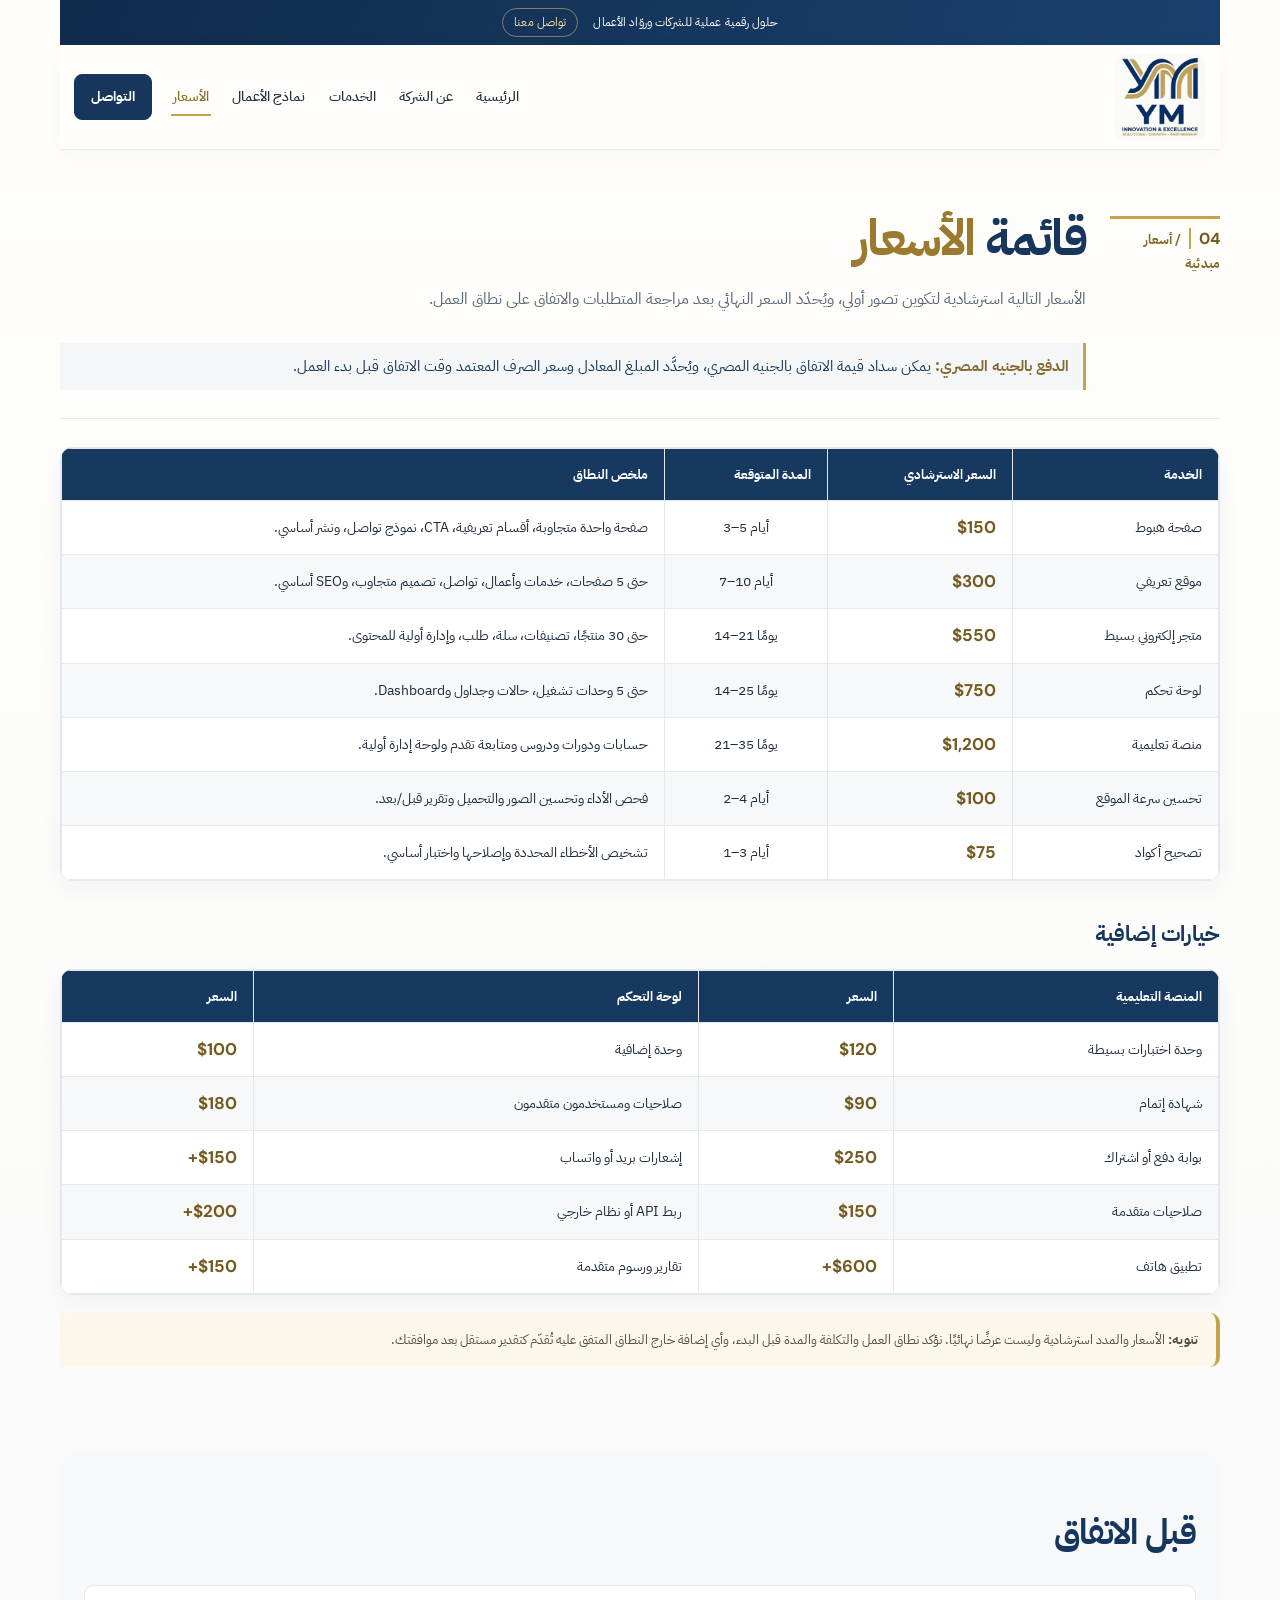
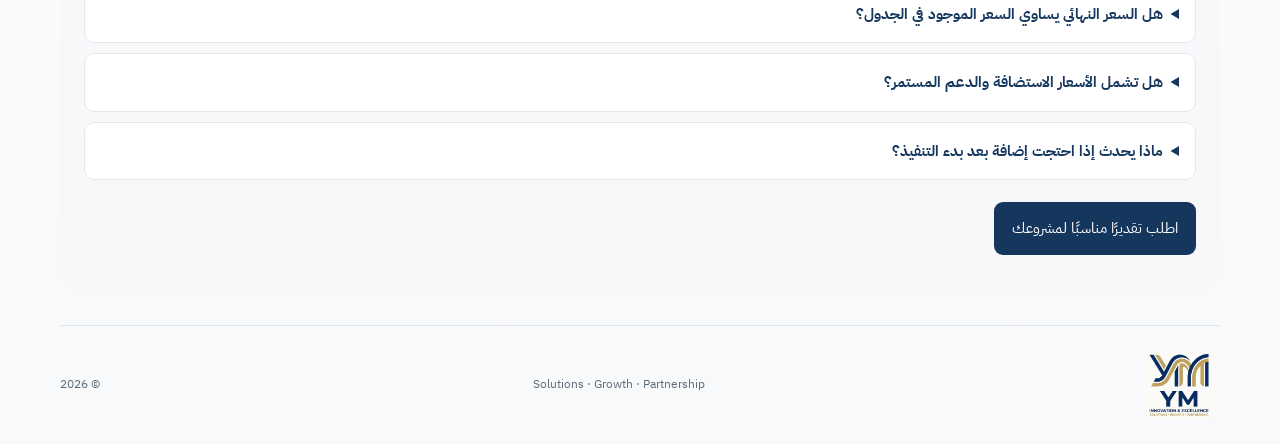
<file: pricing.html>
<!DOCTYPE html>

<html dir="rtl" lang="ar"><head><meta charset="utf-8"/><meta content="width=device-width,initial-scale=1" name="viewport"/><meta content="#12325b" name="theme-color"/><meta content="قائمة الأسعار الأولية ومدد التنفيذ التقريبية لخدمات YM." name="description"/><title>الأسعار | YM</title><link href="[data-uri]" rel="icon" type="image/webp"/><style>/* YM — تنسيق تحريري بسيط بهوية عربية واضحة وذهبية دقيقة. */
@import url('https://fonts.googleapis.com/css2?family=DM+Sans:wght@500;600;700&family=IBM+Plex+Sans+Arabic:wght@400;500;600;700&display=swap');
:root{--navy:#12325b;--gold:#c7a84a;--ink:#243448;--muted:#657180;--paper:#fffefa;--wash:#f5f6f4;--line:#e3e6e7}*{box-sizing:border-box}html{scroll-behavior:smooth}body{margin:0;background:var(--paper);color:var(--ink);font-family:'IBM Plex Sans Arabic',Tahoma,Arial,sans-serif;line-height:1.85;font-size:15px}a{color:inherit;text-decoration:none}a:focus-visible,button:focus-visible{outline:3px solid var(--gold);outline-offset:3px}.topline{background:var(--navy);color:#fff;padding:6px 16px;text-align:center;font-size:12px}.topline a{color:#f0d783;margin-inline-start:8px}.wrap{width:min(1080px,92%);margin:auto}.header{display:flex;align-items:center;justify-content:space-between;gap:24px;padding:12px 0;border-bottom:1px solid var(--line)}.brand{display:flex;align-items:center;gap:8px}.brand img{width:110px;height:106px;object-fit:contain;background:white;display:block}.nav{display:flex;align-items:center;gap:18px;font-size:14px;font-weight:500}.nav a:hover,.nav a.active{color:#987a2f}.nav>a:last-child{padding:7px 10px;border:1px solid var(--navy);color:var(--navy);font-weight:700}.menu{display:none;border:1px solid var(--line);background:#fff;color:var(--navy);padding:7px 10px;font-size:18px}.hero{position:relative;padding:82px 0 64px;display:grid;grid-template-columns:1.15fr .85fr;gap:64px;align-items:center}.hero:before{content:"";position:absolute;right:0;top:31px;width:72px;height:4px;background:var(--gold)}.eyebrow{font-size:13px;color:#856b2e;font-weight:700;letter-spacing:.01em}.eyebrow b{display:inline-block;color:#72591c;font:700 16px 'DM Sans',sans-serif;padding-inline-end:8px;margin-inline-end:4px;border-inline-end:2px solid var(--gold)}.hero-brandline{display:block;color:#72591c;font:700 13px 'DM Sans',sans-serif;letter-spacing:.045em;margin-bottom:15px}.hero h1,.page-title{color:var(--navy);font-size:clamp(44px,5.7vw,68px);line-height:1.28;margin:10px 0 16px;font-weight:700;letter-spacing:-.035em}.hero h1 span,.page-title span{color:#ad9148}.hero p,.page-intro{max-width:660px;color:var(--muted);font-size:17px;margin:0 0 20px;line-height:1.9}.hero-aside{padding:30px 28px;border-right:5px solid var(--gold);background:var(--wash);max-width:440px;min-height:130px;justify-self:start;box-shadow:0 8px 22px #102e500c}.hero-aside strong{display:block;color:var(--navy);font-size:18px;margin-bottom:8px}.hero-aside p{font-size:13px;margin:0}.buttons{display:flex;align-items:center;gap:10px;flex-wrap:wrap}.button{display:inline-block;padding:10px 16px;background:var(--navy);color:#fff;font-size:13px;border:1px solid var(--navy)}.button:hover{background:#1d4674}.button.alt{background:#fff;color:var(--navy)}.section{padding:45px 0}.section.soft{background:var(--wash)}.page{padding:46px 0 58px}.page-head{display:grid;grid-template-columns:100px 1fr;column-gap:22px;padding-bottom:23px;border-bottom:1px solid var(--line);margin-bottom:24px}.page-head .eyebrow{grid-row:1 / span 2;align-self:start;margin-top:12px;padding-top:7px;border-top:2px solid var(--gold);color:#846b2c}.page-title{font-size:clamp(34px,4.3vw,48px);margin:0 0 9px}.page-intro{grid-column:2}.section-title{color:var(--navy);font-size:34px;margin:0 0 9px;font-weight:700;letter-spacing:-.025em;border-bottom:1px solid #d8dce0;padding-bottom:9px}.section-intro{color:var(--muted);font-size:16px;margin:0 0 22px}.section>.eyebrow{display:inline-block;min-width:74px;padding-top:6px;border-top:2px solid var(--gold);color:#856b2e}.section>.section-title,.section>.section-intro{margin-right:96px}.grid{display:grid;grid-template-columns:repeat(3,1fr);gap:12px}.card{border:1px solid var(--line);border-top:2px solid var(--gold);padding:19px;background:#fff}.card .num{color:#98772c;font:700 13px 'DM Sans',sans-serif}.card h3{margin:11px 0;color:var(--navy);font-size:18px;font-weight:700}.card p{margin:0;color:var(--muted);font-size:14px;line-height:1.85}.card-link{display:inline-block;margin-top:12px;color:var(--navy);font-size:12px;text-decoration:underline;text-decoration-color:var(--gold);text-underline-offset:4px}.notice{margin:18px 0;padding:13px 16px;background:#f7f2df;border-right:3px solid var(--gold);font-size:13px;color:#625a48}.founders{display:grid;grid-template-columns:1fr 1fr;gap:14px;margin-top:22px}.founder{border-top:2px solid var(--gold);padding:15px;background:var(--wash)}.founder small{color:#987d3d}.founder h3{margin:6px 0;color:var(--navy)}.founder p{margin:0;color:var(--muted);font-size:13px}.project{display:grid;grid-template-columns:82px 1fr auto;gap:16px;align-items:center;padding:17px 0;border-bottom:1px solid var(--line)}.project-no{color:#98772c;font:700 13px 'DM Sans',sans-serif;border-right:2px solid var(--gold);padding-right:11px}.project h3{margin:0;color:var(--navy);font-size:19px;font-weight:700}.project p{margin:4px 0 0;color:var(--muted);font-size:14px;line-height:1.8}.project a{padding:8px 12px;border:1px solid var(--navy);background:var(--navy);color:#fff;font-size:13px;font-weight:600;white-space:nowrap}.table-wrap{overflow-x:auto}table{width:100%;border-collapse:collapse;background:#fff;font-size:14px}th,td{padding:13px 14px;border:1px solid var(--line);text-align:right;vertical-align:top;line-height:1.65}th{background:var(--navy);color:#fff;font-size:13px;font-weight:700}tbody tr:nth-child(even){background:#f5f6f4}.price{color:#80651f;font:700 17px 'DM Sans',sans-serif;direction:ltr;white-space:nowrap}.subhead{color:var(--navy);font-size:20px;margin:28px 0 10px}.contact-box{padding:31px;background:var(--navy);color:#fff;border-inline-start:5px solid var(--gold);position:relative}.contact-box:after{content:"";display:block;height:1px;background:linear-gradient(90deg,transparent,var(--gold));margin-top:22px}.contact-box h2{margin:0 0 8px;font-size:29px;font-weight:700}.contact-box p{color:#e2e8ef;margin:0 0 16px;font-size:15px}.contact-box .button.alt{background:transparent;color:#fff;border-color:#b8c8d9}.contact-box .button.alt:hover{background:#fff;color:var(--navy)}.contact-list{display:grid;grid-template-columns:1fr 1fr;column-gap:20px;row-gap:4px;margin-top:20px}.contact-item{padding:12px 14px;border:0;border-right:2px solid var(--gold);border-bottom:1px solid var(--line);background:transparent}.contact-item span{display:block;color:#987d3d;font-size:11px}.contact-item a{color:var(--navy);font-weight:700;font-size:15px;overflow-wrap:anywhere;text-decoration:underline;text-decoration-color:#c7a84a;text-underline-offset:4px}.footer{margin-top:26px;border-top:1px solid var(--line);padding:16px 0;color:var(--muted);font-size:11px;display:flex;justify-content:space-between;gap:12px}.footer img{width:92px;height:88px;object-fit:contain;vertical-align:middle}.footer-brand{display:flex;align-items:center;gap:8px;color:var(--navy);font-weight:700}@media(max-width:760px){.header{flex-wrap:wrap}.brand img{width:88px;height:84px}.menu{display:block}.nav{display:none;order:3;width:100%;padding:7px 0 4px;flex-direction:column;align-items:stretch;gap:0}.nav.open{display:flex}.nav a{padding:9px 4px;border-top:1px solid var(--line)}.hero{grid-template-columns:1fr;gap:20px;padding:50px 0 38px}.hero:before{top:18px;width:54px;height:3px}.hero h1{font-size:42px}.hero p,.page-intro{font-size:14px}.page-head{display:block}.page-head .eyebrow{width:max-content;margin:0 0 10px}.page-title{font-size:37px}.page-intro{margin:0}.section>.section-title,.section>.section-intro{margin-right:0}.grid{grid-template-columns:1fr 1fr}.project{grid-template-columns:44px 1fr}.project a{grid-column:2}.contact-list{grid-template-columns:1fr}.page{padding-top:30px}.footer{flex-wrap:wrap}.footer>span:last-child{width:100%}}@media(max-width:460px){.wrap{width:90%}.grid,.founders{grid-template-columns:1fr}.hero h1{font-size:34px}.section-title{font-size:25px}.project{gap:10px}.project p{font-size:12px}.project a{justify-self:start}.footer{font-size:10px}}@media(prefers-reduced-motion:reduce){html{scroll-behavior:auto}}


/* YM corporate refresh — refined Arabic-first visual system */
:root{--navy:#16365d;--gold:#c6a24a;--ink:#1e2d3d;--muted:#5d6b79;--paper:#fffefa;--wash:#f4f6f8;--line:#e2e7ec;--shadow:0 14px 34px rgba(22,54,93,.08);--radius:18px}
::selection{background:#eadcae;color:var(--navy)}
body{background:linear-gradient(180deg,#fffefa 0%,#f8f9fa 100%);color:var(--ink);line-height:1.9}
.wrap{width:min(1160px,92%)}
.topline{padding:8px 18px;background:linear-gradient(110deg,#102b4c,#1a416d);font-size:12px;letter-spacing:.01em}
.topline a{display:inline-block;margin-inline-start:12px;padding:2px 11px;border:1px solid rgba(240,215,131,.48);border-radius:999px;color:#f5df9e;transition:background .2s,color .2s}
.topline a:hover{background:#f5df9e;color:#102b4c}
.header{position:sticky;top:0;z-index:20;padding:8px 14px;background:rgba(255,254,250,.96);backdrop-filter:blur(12px);border-bottom:1px solid rgba(22,54,93,.1);box-shadow:0 5px 22px rgba(22,54,93,.035)}
.brand img{width:92px;height:88px;border-radius:12px}
.nav{gap:clamp(10px,1.5vw,20px);font-size:14px}
.nav a{position:relative;padding:8px 2px;transition:color .2s ease}
.nav a:hover,.nav a.active{color:#8a6b22}
.nav a:not(:last-child)::after{content:"";position:absolute;inset-inline:0;bottom:2px;height:2px;background:var(--gold);transform:scaleX(0);transform-origin:right;transition:transform .22s ease}
.nav a:hover::after,.nav a.active::after{transform:scaleX(1)}
.nav>a:last-child{padding:9px 16px;border:1px solid var(--navy);border-radius:8px;background:var(--navy);color:#fff;transition:background .2s,transform .2s}
.nav>a:last-child:hover{background:#214b79;color:#fff;transform:translateY(-1px)}
.hero{min-height:440px;padding:74px 0 66px;gap:clamp(32px,6vw,80px)}
.hero:before{width:84px;height:4px;border-radius:8px}
.hero h1{font-size:clamp(42px,5.4vw,66px);line-height:1.32;letter-spacing:-.025em}
.hero h1 span,.page-title span{color:#9b7a2f}
.hero p,.page-intro{color:#596877;line-height:2}
.hero-aside{position:relative;overflow:hidden;padding:34px 30px;border-right:4px solid var(--gold);border-radius:0 16px 16px 0;background:linear-gradient(145deg,#f3f5f7,#fff);box-shadow:var(--shadow)}
.hero-aside:after{content:"";position:absolute;inset-inline-start:-24px;bottom:-48px;width:126px;height:126px;border:1px solid rgba(198,162,74,.25);border-radius:50%}
.hero-aside strong{font-size:19px}
.hero-aside p{font-size:14px;line-height:1.9}
.button{padding:11px 19px;border-radius:8px;font-weight:600;transition:transform .2s,box-shadow .2s,background .2s}
.button:hover{background:#214b79;box-shadow:0 8px 18px rgba(22,54,93,.17);transform:translateY(-2px)}
.button.alt{border-color:#d4dce4;background:#fff}
.button.alt:hover{background:#f3f6f9;color:var(--navy)}
.section{padding:48px 0}
.section.soft{padding:42px 34px;background:linear-gradient(135deg,#f1f4f7,#f7f8f8);border:1px solid #e9edf0;border-radius:22px}
.section-title{border-bottom:0;padding-bottom:0;margin-top:9px;font-size:clamp(27px,3.2vw,35px)}
.section-intro{max-width:730px;line-height:1.9}
.section>.section-title,.section>.section-intro{margin-right:96px}
.grid{gap:16px}
.card{position:relative;overflow:hidden;min-height:192px;padding:23px 22px;border:1px solid #e5e9ee;border-top:3px solid var(--gold);border-radius:14px;box-shadow:0 6px 18px rgba(22,54,93,.035);transition:transform .22s,box-shadow .22s,border-color .22s}
.card:after{content:"";position:absolute;inset-inline-start:-32px;bottom:-55px;width:96px;height:96px;border:1px solid rgba(198,162,74,.15);border-radius:50%;pointer-events:none}
.card:hover{transform:translateY(-4px);box-shadow:0 16px 30px rgba(22,54,93,.09);border-color:#d7c58e}
.card .num{display:inline-flex;align-items:center;justify-content:center;min-width:34px;height:28px;padding:0 8px;border-radius:999px;background:#f7f1df;color:#70591f;font-size:12px}
.card h3{margin:13px 0 8px;font-size:19px}
.card p{font-size:14px;line-height:1.95}
.card-link{font-weight:600;font-size:13px}
.page{padding:54px 0 68px}
.page-head{grid-template-columns:110px minmax(0,1fr);column-gap:24px;padding-bottom:28px;margin-bottom:28px;border-bottom:1px solid #e4e8ec}
.page-head .eyebrow{padding-top:9px;border-top:3px solid var(--gold)}
.page-title{font-size:clamp(35px,4vw,50px);line-height:1.4}
.page-intro{max-width:760px;font-size:16px}
.notice{padding:15px 18px;border-right:4px solid var(--gold);border-radius:0 10px 10px 0;background:#fbf7ea;color:#574e3a;line-height:1.9}
.founders{gap:18px}
.founder{padding:22px;border:1px solid var(--line);border-top:3px solid var(--gold);border-radius:12px;background:#fff;box-shadow:0 7px 18px rgba(22,54,93,.04)}
.founder small{font-size:12px;color:#775d1d}
.founder h3{font-size:19px}
.founder p{font-size:14px;line-height:1.9}
.project{padding:21px 16px;margin:0 -16px;border:1px solid transparent;border-bottom-color:var(--line);border-radius:12px;transition:background .2s,border-color .2s}
.project:hover{background:#fff;border-color:#e7ebef;box-shadow:0 7px 20px rgba(22,54,93,.045)}
.project-no{border-right:0;border-inline-start:2px solid var(--gold);padding-right:0;padding-inline-start:12px}
.project h3{font-size:20px}
.project p{font-size:14px;line-height:1.9}
.project a{padding:9px 15px;border-radius:8px;transition:background .2s,transform .2s}
.project a:hover{background:#214b79;transform:translateY(-1px)}
.table-wrap{border:1px solid var(--line);border-radius:12px;box-shadow:0 8px 24px rgba(22,54,93,.045);background:#fff}
table{font-size:14px}
th,td{padding:15px 16px;border-color:#e5e9ed}
th{background:#17385f}
tbody tr:nth-child(even){background:#f6f8fa}
tbody tr:hover{background:#f2f5f7}
.page > div.table-wrap:nth-of-type(2) table td:nth-child(3){direction:ltr;unicode-bidi:isolate;text-align:center}
.price{color:#745a1e}
.subhead{margin:32px 0 14px;font-size:22px}
.contact-box{padding:34px;border-inline-start:5px solid var(--gold);border-radius:0 16px 16px 0;background:linear-gradient(135deg,#15365d,#1d4774);box-shadow:var(--shadow)}
.contact-box h2{font-size:30px}
.contact-box p{font-size:15px;line-height:1.9}
.contact-list{gap:12px;margin-top:22px}
.contact-item{padding:16px 17px;border:1px solid #e7ebef;border-right:3px solid var(--gold);border-radius:10px;background:#fff;transition:transform .2s,box-shadow .2s}
.contact-item:hover{transform:translateY(-2px);box-shadow:0 8px 18px rgba(22,54,93,.07)}
.contact-item span{font-size:12px;color:#775d1d}
.contact-item a{display:inline-block;margin-top:3px;text-decoration-thickness:1px}
.footer{align-items:center;margin-top:32px;padding:20px 0;border-top:1px solid #dfe5ea;font-size:12px}
.footer img{width:74px;height:70px}
.footer-brand{padding:4px;border-radius:10px}
.menu{border-radius:8px;cursor:pointer}
a,button{-webkit-tap-highlight-color:transparent}
@media(max-width:900px){.header{gap:12px}.nav{gap:10px;font-size:13px}.brand img{width:84px;height:80px}.hero{gap:34px}.hero-aside{padding:26px 23px}}
@media(max-width:760px){.header{padding:8px 10px}.brand img{width:76px;height:72px}.menu{padding:8px 12px}.nav{gap:0}.nav>a:last-child{border-radius:7px;margin-top:4px}.hero{min-height:0;padding:50px 0 38px;gap:22px}.hero:before{top:18px}.hero h1{font-size:clamp(38px,9vw,48px)}.hero-aside{justify-self:stretch;max-width:none}.section{padding:38px 0}.section.soft{padding:30px 22px;border-radius:17px}.section>.section-title,.section>.section-intro{margin-right:0}.grid{grid-template-columns:1fr 1fr;gap:12px}.card{min-height:0;padding:18px}.page{padding:36px 0 48px}.page-head{display:block;padding-bottom:22px}.page-head .eyebrow{width:max-content;margin:0 0 13px}.page-title{font-size:clamp(32px,7vw,40px)}.page-intro{font-size:14px}.project{grid-template-columns:48px 1fr;gap:12px;margin:0;padding:17px 4px}.project a{grid-column:2;justify-self:start}.table-wrap{overflow-x:auto}table{min-width:760px}.contact-box{padding:25px 22px}.contact-list{grid-template-columns:1fr}.footer{padding:16px 0}}
@media(max-width:460px){.wrap{width:90%}.topline{font-size:11px}.grid,.founders{grid-template-columns:1fr}.card{padding:20px}.hero h1{font-size:36px}.section-title{font-size:26px}.project p{font-size:13px}.footer{font-size:11px}.contact-box h2{font-size:25px}}
@media(prefers-reduced-motion:reduce){*,*::before,*::after{scroll-behavior:auto!important;transition:none!important;animation:none!important}}


.currency-note{margin:8px 0 0;padding-top:8px;border-top:1px solid var(--line);color:var(--navy)}.currency-note strong{color:#856b2e}

/* Keep payment currency note prominent within pricing introduction */
.page-head>.currency-note{grid-column:2;width:100%;max-width:none;display:block;margin:8px 0 0;padding:10px 14px;border-right:3px solid var(--gold);border-top:0;background:var(--wash);color:var(--navy);text-align:right;line-height:1.8}
.page-head>.currency-note strong{color:#856b2e}
@media(max-width:760px){.page-head>.currency-note{width:100%;margin-top:12px}}
</style>
<style id="ym-growth-enhancements">
.growth-section{padding:42px 0}.growth-section.soft{padding:38px 24px;border-radius:18px;background:#f6f8fa}.growth-grid{display:grid;grid-template-columns:repeat(3,minmax(0,1fr));gap:16px}.growth-card{padding:22px;border:1px solid #e3e8ed;border-top:3px solid #b18a2b;border-radius:12px;background:#fff;box-shadow:0 8px 22px rgba(22,54,93,.045)}.growth-card h3{margin:8px 0 8px;font-size:19px}.growth-card p{margin:0;color:#4d5965;line-height:1.9;font-size:14px}.growth-kicker{font-size:12px;color:#775d1d;font-weight:700;letter-spacing:.03em}.growth-cta{display:flex;flex-wrap:wrap;gap:12px;align-items:center;margin-top:22px}.growth-cta .button,.growth-cta a{display:inline-flex;align-items:center;justify-content:center;padding:12px 18px;border-radius:9px;text-decoration:none}.growth-cta .primary{background:#15365d;color:#fff}.growth-cta .secondary{border:1px solid #cfd7df;color:#15365d;background:#fff}.quote-strip{padding:22px 24px;border-inline-start:4px solid #b18a2b;background:#fbf7ea;border-radius:0 12px 12px 0;line-height:1.9;color:#574e3a}.lead-form{display:grid;gap:12px;margin-top:20px}.lead-form .form-row{display:grid;grid-template-columns:1fr 1fr;gap:12px}.lead-form label{display:grid;gap:6px;color:#344252;font-size:13px;font-weight:700}.lead-form input,.lead-form select,.lead-form textarea{width:100%;box-sizing:border-box;padding:12px 13px;border:1px solid #d9e0e6;border-radius:8px;background:#fff;color:#17385f;font:inherit}.lead-form textarea{min-height:100px;resize:vertical}.lead-form small{color:#66727d;line-height:1.7}.faq-list{display:grid;gap:10px;margin-top:18px}.faq-list details{padding:14px 16px;border:1px solid #e3e8ed;border-radius:10px;background:#fff}.faq-list summary{cursor:pointer;font-weight:700;color:#17385f}.faq-list p{margin:10px 0 0;color:#586572;line-height:1.9;font-size:14px}.badge-row{display:flex;flex-wrap:wrap;gap:9px;margin-top:16px}.badge-row span{padding:7px 10px;border-radius:99px;background:#eef3f7;color:#17385f;font-size:12px}.mini-note{font-size:13px;color:#687580;line-height:1.8}@media(max-width:760px){.growth-grid{grid-template-columns:1fr}.lead-form .form-row{grid-template-columns:1fr}}
</style>
</head><body><div class="wrap"><div class="topline">حلول رقمية عملية للشركات وروّاد الأعمال <a href="contact.html">تواصل معنا</a></div><header class="header"><a aria-label="YM — Innovation and Excellence" class="brand" href="index.html"><img alt="YM — Innovation &amp; Excellence; Solutions, Growth, Partnership" src="[data-uri]"/></a><button aria-expanded="false" aria-label="فتح القائمة" class="menu">☰</button><nav aria-label="التنقل الرئيسي" class="nav"><a class="" href="index.html">الرئيسية</a><a class="" href="about.html">عن الشركة</a><a class="" href="services.html">الخدمات</a><a class="" href="portfolio.html">نماذج الأعمال</a><a class="active" href="pricing.html">الأسعار</a><a class="" href="contact.html">التواصل</a></nav></header><main><section class="page"><div class="page-head"><span class="eyebrow"><b>04</b> / أسعار مبدئية</span><h1 class="page-title">قائمة <span>الأسعار</span></h1><p class="page-intro">الأسعار التالية استرشادية لتكوين تصور أولي، ويُحدّد السعر النهائي بعد مراجعة المتطلبات والاتفاق على نطاق العمل.</p><p class="currency-note"><strong>الدفع بالجنيه المصري:</strong> يمكن سداد قيمة الاتفاق بالجنيه المصري، ويُحدَّد المبلغ المعادل وسعر الصرف المعتمد وقت الاتفاق قبل بدء العمل.</p></div><div class="table-wrap"><table><thead><tr><th>الخدمة</th><th>السعر الاسترشادي</th><th>المدة المتوقعة</th><th>ملخص النطاق</th></tr></thead><tbody><tr><td>صفحة هبوط</td><td class="price">$150</td><td>3–5 أيام</td><td>صفحة واحدة متجاوبة، أقسام تعريفية، CTA، نموذج تواصل، ونشر أساسي.</td></tr><tr><td>موقع تعريفي</td><td class="price">$300</td><td>7–10 أيام</td><td>حتى 5 صفحات، خدمات وأعمال، تواصل، تصميم متجاوب، وSEO أساسي.</td></tr><tr><td>متجر إلكتروني بسيط</td><td class="price">$550</td><td>14–21 يومًا</td><td>حتى 30 منتجًا، تصنيفات، سلة، طلب، وإدارة أولية للمحتوى.</td></tr><tr><td>لوحة تحكم</td><td class="price">$750</td><td>14–25 يومًا</td><td>حتى 5 وحدات تشغيل، حالات وجداول وDashboard.</td></tr><tr><td>منصة تعليمية</td><td class="price">$1,200</td><td>21–35 يومًا</td><td>حسابات ودورات ودروس ومتابعة تقدم ولوحة إدارة أولية.</td></tr><tr><td>تحسين سرعة الموقع</td><td class="price">$100</td><td>2–4 أيام</td><td>فحص الأداء وتحسين الصور والتحميل وتقرير قبل/بعد.</td></tr><tr><td>تصحيح أكواد</td><td class="price">$75</td><td>1–3 أيام</td><td>تشخيص الأخطاء المحددة وإصلاحها واختبار أساسي.</td></tr></tbody></table></div><h2 class="subhead">خيارات إضافية</h2><div class="table-wrap"><table><thead><tr><th>المنصة التعليمية</th><th>السعر</th><th>لوحة التحكم</th><th>السعر</th></tr></thead><tbody><tr><td>وحدة اختبارات بسيطة</td><td class="price">$120</td><td>وحدة إضافية</td><td class="price">$100</td></tr><tr><td>شهادة إتمام</td><td class="price">$90</td><td>صلاحيات ومستخدمون متقدمون</td><td class="price">$180</td></tr><tr><td>بوابة دفع أو اشتراك</td><td class="price">$250</td><td>إشعارات بريد أو واتساب</td><td class="price">+$150</td></tr><tr><td>صلاحيات متقدمة</td><td class="price">$150</td><td>ربط API أو نظام خارجي</td><td class="price">+$200</td></tr><tr><td>تطبيق هاتف</td><td class="price">+$600</td><td>تقارير ورسوم متقدمة</td><td class="price">+$150</td></tr></tbody></table></div><div class="notice"><strong>تنويه:</strong> الأسعار والمدد استرشادية وليست عرضًا نهائيًا. نؤكد نطاق العمل والتكلفة والمدة قبل البدء، وأي إضافة خارج النطاق المتفق عليه تُقدّم كتقدير مستقل بعد موافقتك.</div></section>
<section class="growth-section soft" aria-labelledby="pricing-faq-title">
  <div class="section-title" id="pricing-faq-title">قبل الاتفاق</div>
  <div class="faq-list">
    <details><summary>هل السعر النهائي يساوي السعر الموجود في الجدول؟</summary><p>الأسعار استرشادية. نؤكد السعر النهائي بعد مراجعة المتطلبات ونطاق العمل والتكاملات المطلوبة.</p></details>
    <details><summary>هل تشمل الأسعار الاستضافة والدعم المستمر؟</summary><p>يتم تحديد الاستضافة والدعم والصيانة حسب طبيعة المشروع، وتظهر كبنود مستقلة إذا كانت مطلوبة.</p></details>
    <details><summary>ماذا يحدث إذا احتجت إضافة بعد بدء التنفيذ؟</summary><p>أي إضافة خارج النطاق المتفق عليه تُقدّم كتقدير مستقل بعد توضيح أثرها على التكلفة والمدة.</p></details>
  </div>
  <div class="growth-cta"><a class="primary" href="contact.html">اطلب تقديرًا مناسبًا لمشروعك</a></div>
</section>
</main><footer class="footer"><a class="footer-brand" href="index.html"><img alt="YM — Innovation &amp; Excellence; Solutions, Growth, Partnership" src="[data-uri]"/></a><span>Solutions · Growth · Partnership</span><span>© <span data-year="">2026</span></span></footer></div><script>document.addEventListener('DOMContentLoaded',function(){var b=document.querySelector('.menu'),n=document.querySelector('.nav');if(b&&n){b.addEventListener('click',function(){var opened=n.classList.toggle('open');b.setAttribute('aria-expanded',String(opened));b.setAttribute('aria-label',opened?'إغلاق القائمة':'فتح القائمة');b.textContent=opened?'×':'☰'});n.querySelectorAll('a').forEach(function(a){a.addEventListener('click',function(){n.classList.remove('open');b.setAttribute('aria-expanded','false');b.textContent='☰'})})}document.querySelectorAll('[data-year]').forEach(function(el){el.textContent=new Date().getFullYear()})});</script></body></html>
</file>
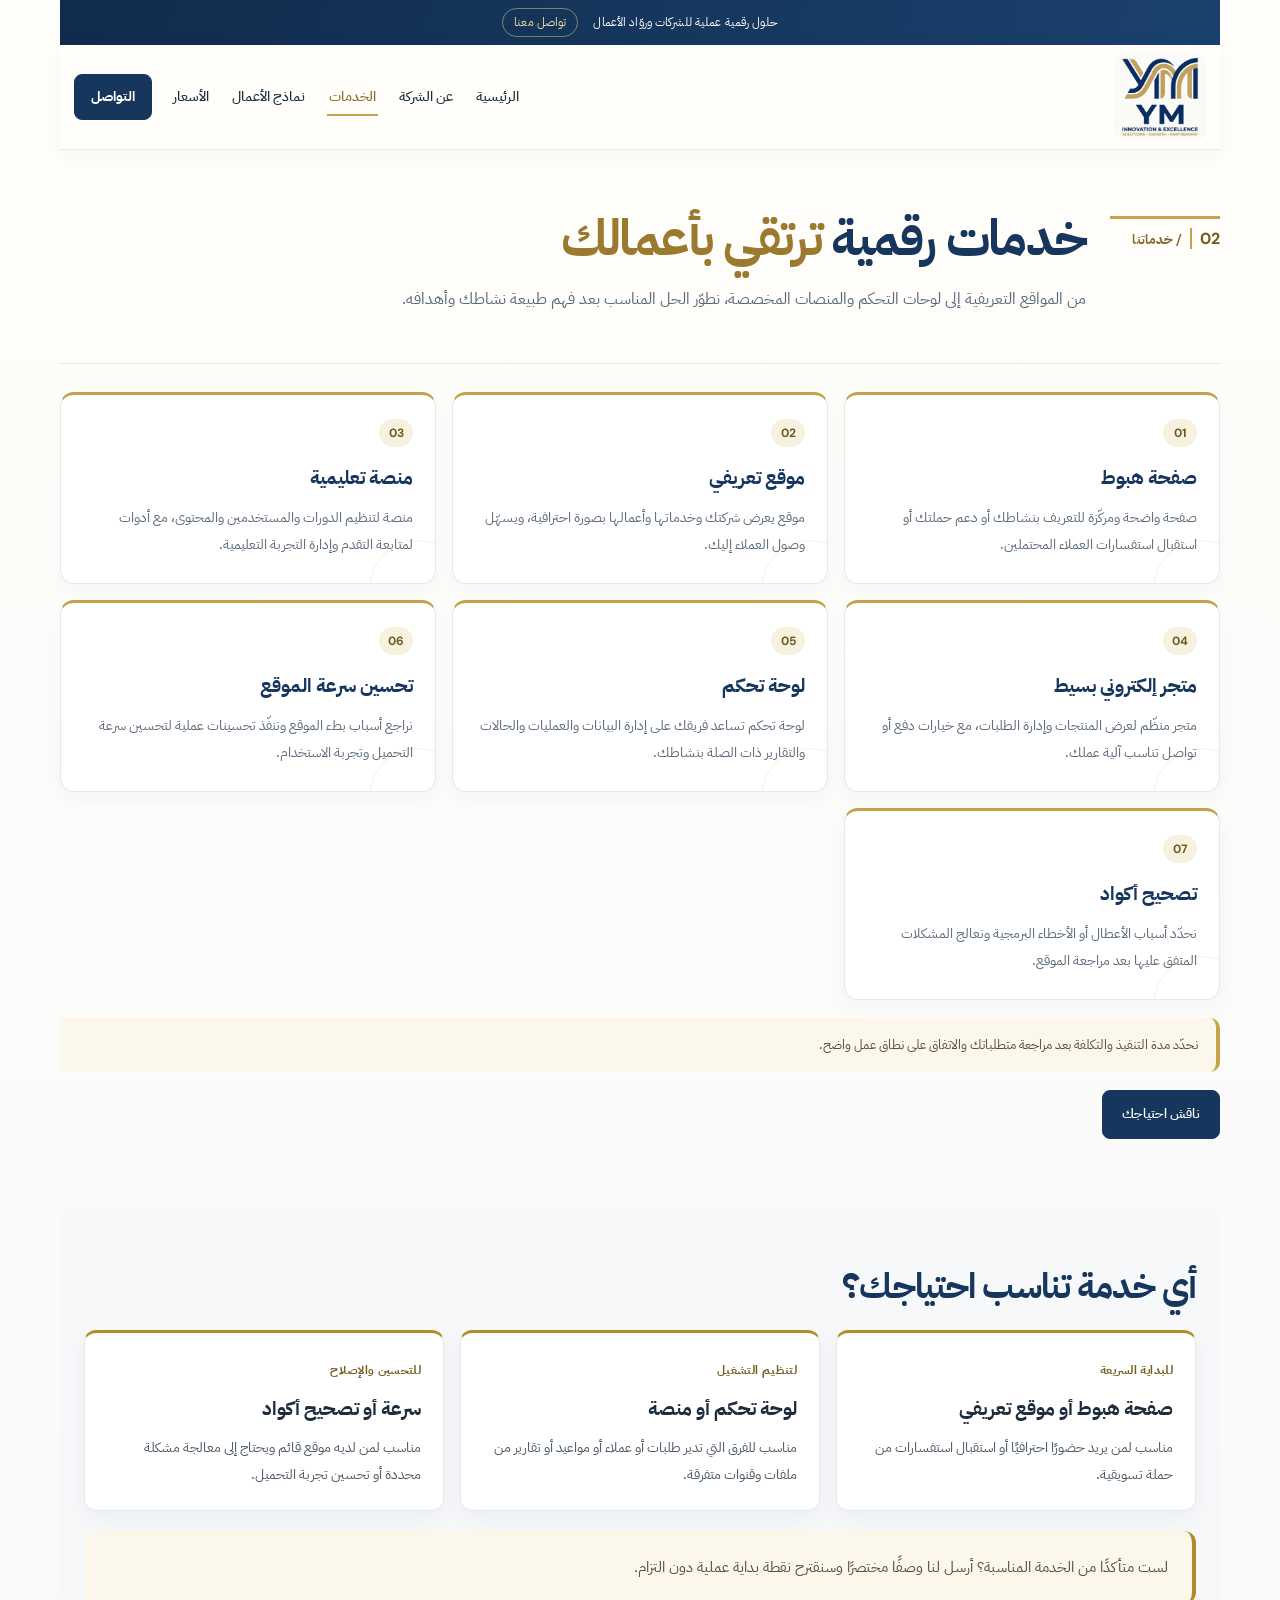
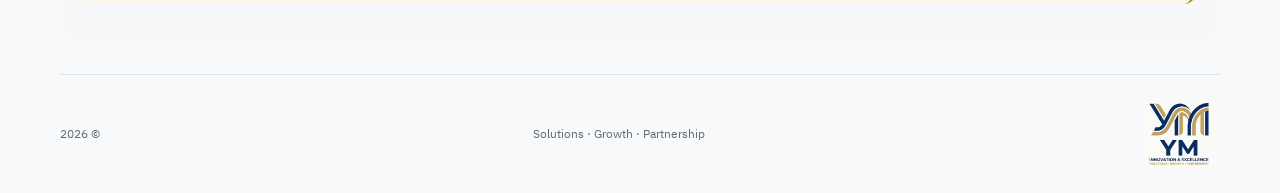
<file: services.html>
<!doctype html><html lang="ar" dir="rtl"><head><meta charset="utf-8"><meta name="viewport" content="width=device-width,initial-scale=1"><meta name="theme-color" content="#12325b"><meta name="description" content="خدمات YM في تصميم وتطوير المواقع والأنظمة الرقمية."><title>الخدمات | YM</title><link rel="icon" href="[data-uri]" type="image/webp"><style>/* YM — تنسيق تحريري بسيط بهوية عربية واضحة وذهبية دقيقة. */
@import url('https://fonts.googleapis.com/css2?family=DM+Sans:wght@500;600;700&family=IBM+Plex+Sans+Arabic:wght@400;500;600;700&display=swap');
:root{--navy:#12325b;--gold:#c7a84a;--ink:#243448;--muted:#657180;--paper:#fffefa;--wash:#f5f6f4;--line:#e3e6e7}*{box-sizing:border-box}html{scroll-behavior:smooth}body{margin:0;background:var(--paper);color:var(--ink);font-family:'IBM Plex Sans Arabic',Tahoma,Arial,sans-serif;line-height:1.85;font-size:15px}a{color:inherit;text-decoration:none}a:focus-visible,button:focus-visible{outline:3px solid var(--gold);outline-offset:3px}.topline{background:var(--navy);color:#fff;padding:6px 16px;text-align:center;font-size:12px}.topline a{color:#f0d783;margin-inline-start:8px}.wrap{width:min(1080px,92%);margin:auto}.header{display:flex;align-items:center;justify-content:space-between;gap:24px;padding:12px 0;border-bottom:1px solid var(--line)}.brand{display:flex;align-items:center;gap:8px}.brand img{width:110px;height:106px;object-fit:contain;background:white;display:block}.nav{display:flex;align-items:center;gap:18px;font-size:14px;font-weight:500}.nav a:hover,.nav a.active{color:#987a2f}.nav>a:last-child{padding:7px 10px;border:1px solid var(--navy);color:var(--navy);font-weight:700}.menu{display:none;border:1px solid var(--line);background:#fff;color:var(--navy);padding:7px 10px;font-size:18px}.hero{position:relative;padding:82px 0 64px;display:grid;grid-template-columns:1.15fr .85fr;gap:64px;align-items:center}.hero:before{content:"";position:absolute;right:0;top:31px;width:72px;height:4px;background:var(--gold)}.eyebrow{font-size:13px;color:#856b2e;font-weight:700;letter-spacing:.01em}.eyebrow b{display:inline-block;color:#72591c;font:700 16px 'DM Sans',sans-serif;padding-inline-end:8px;margin-inline-end:4px;border-inline-end:2px solid var(--gold)}.hero-brandline{display:block;color:#72591c;font:700 13px 'DM Sans',sans-serif;letter-spacing:.045em;margin-bottom:15px}.hero h1,.page-title{color:var(--navy);font-size:clamp(44px,5.7vw,68px);line-height:1.28;margin:10px 0 16px;font-weight:700;letter-spacing:-.035em}.hero h1 span,.page-title span{color:#ad9148}.hero p,.page-intro{max-width:660px;color:var(--muted);font-size:17px;margin:0 0 20px;line-height:1.9}.hero-aside{padding:30px 28px;border-right:5px solid var(--gold);background:var(--wash);max-width:440px;min-height:130px;justify-self:start;box-shadow:0 8px 22px #102e500c}.hero-aside strong{display:block;color:var(--navy);font-size:18px;margin-bottom:8px}.hero-aside p{font-size:13px;margin:0}.buttons{display:flex;align-items:center;gap:10px;flex-wrap:wrap}.button{display:inline-block;padding:10px 16px;background:var(--navy);color:#fff;font-size:13px;border:1px solid var(--navy)}.button:hover{background:#1d4674}.button.alt{background:#fff;color:var(--navy)}.section{padding:45px 0}.section.soft{background:var(--wash)}.page{padding:46px 0 58px}.page-head{display:grid;grid-template-columns:100px 1fr;column-gap:22px;padding-bottom:23px;border-bottom:1px solid var(--line);margin-bottom:24px}.page-head .eyebrow{grid-row:1 / span 2;align-self:start;margin-top:12px;padding-top:7px;border-top:2px solid var(--gold);color:#846b2c}.page-title{font-size:clamp(34px,4.3vw,48px);margin:0 0 9px}.page-intro{grid-column:2}.section-title{color:var(--navy);font-size:34px;margin:0 0 9px;font-weight:700;letter-spacing:-.025em;border-bottom:1px solid #d8dce0;padding-bottom:9px}.section-intro{color:var(--muted);font-size:16px;margin:0 0 22px}.section>.eyebrow{display:inline-block;min-width:74px;padding-top:6px;border-top:2px solid var(--gold);color:#856b2e}.section>.section-title,.section>.section-intro{margin-right:96px}.grid{display:grid;grid-template-columns:repeat(3,1fr);gap:12px}.card{border:1px solid var(--line);border-top:2px solid var(--gold);padding:19px;background:#fff}.card .num{color:#98772c;font:700 13px 'DM Sans',sans-serif}.card h3{margin:11px 0;color:var(--navy);font-size:18px;font-weight:700}.card p{margin:0;color:var(--muted);font-size:14px;line-height:1.85}.card-link{display:inline-block;margin-top:12px;color:var(--navy);font-size:12px;text-decoration:underline;text-decoration-color:var(--gold);text-underline-offset:4px}.notice{margin:18px 0;padding:13px 16px;background:#f7f2df;border-right:3px solid var(--gold);font-size:13px;color:#625a48}.founders{display:grid;grid-template-columns:1fr 1fr;gap:14px;margin-top:22px}.founder{border-top:2px solid var(--gold);padding:15px;background:var(--wash)}.founder small{color:#987d3d}.founder h3{margin:6px 0;color:var(--navy)}.founder p{margin:0;color:var(--muted);font-size:13px}.project{display:grid;grid-template-columns:82px 1fr auto;gap:16px;align-items:center;padding:17px 0;border-bottom:1px solid var(--line)}.project-no{color:#98772c;font:700 13px 'DM Sans',sans-serif;border-right:2px solid var(--gold);padding-right:11px}.project h3{margin:0;color:var(--navy);font-size:19px;font-weight:700}.project p{margin:4px 0 0;color:var(--muted);font-size:14px;line-height:1.8}.project a{padding:8px 12px;border:1px solid var(--navy);background:var(--navy);color:#fff;font-size:13px;font-weight:600;white-space:nowrap}.table-wrap{overflow-x:auto}table{width:100%;border-collapse:collapse;background:#fff;font-size:14px}th,td{padding:13px 14px;border:1px solid var(--line);text-align:right;vertical-align:top;line-height:1.65}th{background:var(--navy);color:#fff;font-size:13px;font-weight:700}tbody tr:nth-child(even){background:#f5f6f4}.price{color:#80651f;font:700 17px 'DM Sans',sans-serif;direction:ltr;white-space:nowrap}.subhead{color:var(--navy);font-size:20px;margin:28px 0 10px}.contact-box{padding:31px;background:var(--navy);color:#fff;border-inline-start:5px solid var(--gold);position:relative}.contact-box:after{content:"";display:block;height:1px;background:linear-gradient(90deg,transparent,var(--gold));margin-top:22px}.contact-box h2{margin:0 0 8px;font-size:29px;font-weight:700}.contact-box p{color:#e2e8ef;margin:0 0 16px;font-size:15px}.contact-box .button.alt{background:transparent;color:#fff;border-color:#b8c8d9}.contact-box .button.alt:hover{background:#fff;color:var(--navy)}.contact-list{display:grid;grid-template-columns:1fr 1fr;column-gap:20px;row-gap:4px;margin-top:20px}.contact-item{padding:12px 14px;border:0;border-right:2px solid var(--gold);border-bottom:1px solid var(--line);background:transparent}.contact-item span{display:block;color:#987d3d;font-size:11px}.contact-item a{color:var(--navy);font-weight:700;font-size:15px;overflow-wrap:anywhere;text-decoration:underline;text-decoration-color:#c7a84a;text-underline-offset:4px}.footer{margin-top:26px;border-top:1px solid var(--line);padding:16px 0;color:var(--muted);font-size:11px;display:flex;justify-content:space-between;gap:12px}.footer img{width:92px;height:88px;object-fit:contain;vertical-align:middle}.footer-brand{display:flex;align-items:center;gap:8px;color:var(--navy);font-weight:700}@media(max-width:760px){.header{flex-wrap:wrap}.brand img{width:88px;height:84px}.menu{display:block}.nav{display:none;order:3;width:100%;padding:7px 0 4px;flex-direction:column;align-items:stretch;gap:0}.nav.open{display:flex}.nav a{padding:9px 4px;border-top:1px solid var(--line)}.hero{grid-template-columns:1fr;gap:20px;padding:50px 0 38px}.hero:before{top:18px;width:54px;height:3px}.hero h1{font-size:42px}.hero p,.page-intro{font-size:14px}.page-head{display:block}.page-head .eyebrow{width:max-content;margin:0 0 10px}.page-title{font-size:37px}.page-intro{margin:0}.section>.section-title,.section>.section-intro{margin-right:0}.grid{grid-template-columns:1fr 1fr}.project{grid-template-columns:44px 1fr}.project a{grid-column:2}.contact-list{grid-template-columns:1fr}.page{padding-top:30px}.footer{flex-wrap:wrap}.footer>span:last-child{width:100%}}@media(max-width:460px){.wrap{width:90%}.grid,.founders{grid-template-columns:1fr}.hero h1{font-size:34px}.section-title{font-size:25px}.project{gap:10px}.project p{font-size:12px}.project a{justify-self:start}.footer{font-size:10px}}@media(prefers-reduced-motion:reduce){html{scroll-behavior:auto}}


/* YM corporate refresh — refined Arabic-first visual system */
:root{--navy:#16365d;--gold:#c6a24a;--ink:#1e2d3d;--muted:#5d6b79;--paper:#fffefa;--wash:#f4f6f8;--line:#e2e7ec;--shadow:0 14px 34px rgba(22,54,93,.08);--radius:18px}
::selection{background:#eadcae;color:var(--navy)}
body{background:linear-gradient(180deg,#fffefa 0%,#f8f9fa 100%);color:var(--ink);line-height:1.9}
.wrap{width:min(1160px,92%)}
.topline{padding:8px 18px;background:linear-gradient(110deg,#102b4c,#1a416d);font-size:12px;letter-spacing:.01em}
.topline a{display:inline-block;margin-inline-start:12px;padding:2px 11px;border:1px solid rgba(240,215,131,.48);border-radius:999px;color:#f5df9e;transition:background .2s,color .2s}
.topline a:hover{background:#f5df9e;color:#102b4c}
.header{position:sticky;top:0;z-index:20;padding:8px 14px;background:rgba(255,254,250,.96);backdrop-filter:blur(12px);border-bottom:1px solid rgba(22,54,93,.1);box-shadow:0 5px 22px rgba(22,54,93,.035)}
.brand img{width:92px;height:88px;border-radius:12px}
.nav{gap:clamp(10px,1.5vw,20px);font-size:14px}
.nav a{position:relative;padding:8px 2px;transition:color .2s ease}
.nav a:hover,.nav a.active{color:#8a6b22}
.nav a:not(:last-child)::after{content:"";position:absolute;inset-inline:0;bottom:2px;height:2px;background:var(--gold);transform:scaleX(0);transform-origin:right;transition:transform .22s ease}
.nav a:hover::after,.nav a.active::after{transform:scaleX(1)}
.nav>a:last-child{padding:9px 16px;border:1px solid var(--navy);border-radius:8px;background:var(--navy);color:#fff;transition:background .2s,transform .2s}
.nav>a:last-child:hover{background:#214b79;color:#fff;transform:translateY(-1px)}
.hero{min-height:440px;padding:74px 0 66px;gap:clamp(32px,6vw,80px)}
.hero:before{width:84px;height:4px;border-radius:8px}
.hero h1{font-size:clamp(42px,5.4vw,66px);line-height:1.32;letter-spacing:-.025em}
.hero h1 span,.page-title span{color:#9b7a2f}
.hero p,.page-intro{color:#596877;line-height:2}
.hero-aside{position:relative;overflow:hidden;padding:34px 30px;border-right:4px solid var(--gold);border-radius:0 16px 16px 0;background:linear-gradient(145deg,#f3f5f7,#fff);box-shadow:var(--shadow)}
.hero-aside:after{content:"";position:absolute;inset-inline-start:-24px;bottom:-48px;width:126px;height:126px;border:1px solid rgba(198,162,74,.25);border-radius:50%}
.hero-aside strong{font-size:19px}
.hero-aside p{font-size:14px;line-height:1.9}
.button{padding:11px 19px;border-radius:8px;font-weight:600;transition:transform .2s,box-shadow .2s,background .2s}
.button:hover{background:#214b79;box-shadow:0 8px 18px rgba(22,54,93,.17);transform:translateY(-2px)}
.button.alt{border-color:#d4dce4;background:#fff}
.button.alt:hover{background:#f3f6f9;color:var(--navy)}
.section{padding:48px 0}
.section.soft{padding:42px 34px;background:linear-gradient(135deg,#f1f4f7,#f7f8f8);border:1px solid #e9edf0;border-radius:22px}
.section-title{border-bottom:0;padding-bottom:0;margin-top:9px;font-size:clamp(27px,3.2vw,35px)}
.section-intro{max-width:730px;line-height:1.9}
.section>.section-title,.section>.section-intro{margin-right:96px}
.grid{gap:16px}
.card{position:relative;overflow:hidden;min-height:192px;padding:23px 22px;border:1px solid #e5e9ee;border-top:3px solid var(--gold);border-radius:14px;box-shadow:0 6px 18px rgba(22,54,93,.035);transition:transform .22s,box-shadow .22s,border-color .22s}
.card:after{content:"";position:absolute;inset-inline-start:-32px;bottom:-55px;width:96px;height:96px;border:1px solid rgba(198,162,74,.15);border-radius:50%;pointer-events:none}
.card:hover{transform:translateY(-4px);box-shadow:0 16px 30px rgba(22,54,93,.09);border-color:#d7c58e}
.card .num{display:inline-flex;align-items:center;justify-content:center;min-width:34px;height:28px;padding:0 8px;border-radius:999px;background:#f7f1df;color:#70591f;font-size:12px}
.card h3{margin:13px 0 8px;font-size:19px}
.card p{font-size:14px;line-height:1.95}
.card-link{font-weight:600;font-size:13px}
.page{padding:54px 0 68px}
.page-head{grid-template-columns:110px minmax(0,1fr);column-gap:24px;padding-bottom:28px;margin-bottom:28px;border-bottom:1px solid #e4e8ec}
.page-head .eyebrow{padding-top:9px;border-top:3px solid var(--gold)}
.page-title{font-size:clamp(35px,4vw,50px);line-height:1.4}
.page-intro{max-width:760px;font-size:16px}
.notice{padding:15px 18px;border-right:4px solid var(--gold);border-radius:0 10px 10px 0;background:#fbf7ea;color:#574e3a;line-height:1.9}
.founders{gap:18px}
.founder{padding:22px;border:1px solid var(--line);border-top:3px solid var(--gold);border-radius:12px;background:#fff;box-shadow:0 7px 18px rgba(22,54,93,.04)}
.founder small{font-size:12px;color:#775d1d}
.founder h3{font-size:19px}
.founder p{font-size:14px;line-height:1.9}
.project{padding:21px 16px;margin:0 -16px;border:1px solid transparent;border-bottom-color:var(--line);border-radius:12px;transition:background .2s,border-color .2s}
.project:hover{background:#fff;border-color:#e7ebef;box-shadow:0 7px 20px rgba(22,54,93,.045)}
.project-no{border-right:0;border-inline-start:2px solid var(--gold);padding-right:0;padding-inline-start:12px}
.project h3{font-size:20px}
.project p{font-size:14px;line-height:1.9}
.project a{padding:9px 15px;border-radius:8px;transition:background .2s,transform .2s}
.project a:hover{background:#214b79;transform:translateY(-1px)}
.table-wrap{border:1px solid var(--line);border-radius:12px;box-shadow:0 8px 24px rgba(22,54,93,.045);background:#fff}
table{font-size:14px}
th,td{padding:15px 16px;border-color:#e5e9ed}
th{background:#17385f}
tbody tr:nth-child(even){background:#f6f8fa}
tbody tr:hover{background:#f2f5f7}
.page > div.table-wrap:nth-of-type(2) table td:nth-child(3){direction:ltr;unicode-bidi:isolate;text-align:center}
.price{color:#745a1e}
.subhead{margin:32px 0 14px;font-size:22px}
.contact-box{padding:34px;border-inline-start:5px solid var(--gold);border-radius:0 16px 16px 0;background:linear-gradient(135deg,#15365d,#1d4774);box-shadow:var(--shadow)}
.contact-box h2{font-size:30px}
.contact-box p{font-size:15px;line-height:1.9}
.contact-list{gap:12px;margin-top:22px}
.contact-item{padding:16px 17px;border:1px solid #e7ebef;border-right:3px solid var(--gold);border-radius:10px;background:#fff;transition:transform .2s,box-shadow .2s}
.contact-item:hover{transform:translateY(-2px);box-shadow:0 8px 18px rgba(22,54,93,.07)}
.contact-item span{font-size:12px;color:#775d1d}
.contact-item a{display:inline-block;margin-top:3px;text-decoration-thickness:1px}
.footer{align-items:center;margin-top:32px;padding:20px 0;border-top:1px solid #dfe5ea;font-size:12px}
.footer img{width:74px;height:70px}
.footer-brand{padding:4px;border-radius:10px}
.menu{border-radius:8px;cursor:pointer}
a,button{-webkit-tap-highlight-color:transparent}
@media(max-width:900px){.header{gap:12px}.nav{gap:10px;font-size:13px}.brand img{width:84px;height:80px}.hero{gap:34px}.hero-aside{padding:26px 23px}}
@media(max-width:760px){.header{padding:8px 10px}.brand img{width:76px;height:72px}.menu{padding:8px 12px}.nav{gap:0}.nav>a:last-child{border-radius:7px;margin-top:4px}.hero{min-height:0;padding:50px 0 38px;gap:22px}.hero:before{top:18px}.hero h1{font-size:clamp(38px,9vw,48px)}.hero-aside{justify-self:stretch;max-width:none}.section{padding:38px 0}.section.soft{padding:30px 22px;border-radius:17px}.section>.section-title,.section>.section-intro{margin-right:0}.grid{grid-template-columns:1fr 1fr;gap:12px}.card{min-height:0;padding:18px}.page{padding:36px 0 48px}.page-head{display:block;padding-bottom:22px}.page-head .eyebrow{width:max-content;margin:0 0 13px}.page-title{font-size:clamp(32px,7vw,40px)}.page-intro{font-size:14px}.project{grid-template-columns:48px 1fr;gap:12px;margin:0;padding:17px 4px}.project a{grid-column:2;justify-self:start}.table-wrap{overflow-x:auto}table{min-width:760px}.contact-box{padding:25px 22px}.contact-list{grid-template-columns:1fr}.footer{padding:16px 0}}
@media(max-width:460px){.wrap{width:90%}.topline{font-size:11px}.grid,.founders{grid-template-columns:1fr}.card{padding:20px}.hero h1{font-size:36px}.section-title{font-size:26px}.project p{font-size:13px}.footer{font-size:11px}.contact-box h2{font-size:25px}}
@media(prefers-reduced-motion:reduce){*,*::before,*::after{scroll-behavior:auto!important;transition:none!important;animation:none!important}}

</style>
<style id="ym-growth-enhancements">
.growth-section{padding:42px 0}.growth-section.soft{padding:38px 24px;border-radius:18px;background:#f6f8fa}.growth-grid{display:grid;grid-template-columns:repeat(3,minmax(0,1fr));gap:16px}.growth-card{padding:22px;border:1px solid #e3e8ed;border-top:3px solid #b18a2b;border-radius:12px;background:#fff;box-shadow:0 8px 22px rgba(22,54,93,.045)}.growth-card h3{margin:8px 0 8px;font-size:19px}.growth-card p{margin:0;color:#4d5965;line-height:1.9;font-size:14px}.growth-kicker{font-size:12px;color:#775d1d;font-weight:700;letter-spacing:.03em}.growth-cta{display:flex;flex-wrap:wrap;gap:12px;align-items:center;margin-top:22px}.growth-cta .button,.growth-cta a{display:inline-flex;align-items:center;justify-content:center;padding:12px 18px;border-radius:9px;text-decoration:none}.growth-cta .primary{background:#15365d;color:#fff}.growth-cta .secondary{border:1px solid #cfd7df;color:#15365d;background:#fff}.quote-strip{padding:22px 24px;border-inline-start:4px solid #b18a2b;background:#fbf7ea;border-radius:0 12px 12px 0;line-height:1.9;color:#574e3a}.lead-form{display:grid;gap:12px;margin-top:20px}.lead-form .form-row{display:grid;grid-template-columns:1fr 1fr;gap:12px}.lead-form label{display:grid;gap:6px;color:#344252;font-size:13px;font-weight:700}.lead-form input,.lead-form select,.lead-form textarea{width:100%;box-sizing:border-box;padding:12px 13px;border:1px solid #d9e0e6;border-radius:8px;background:#fff;color:#17385f;font:inherit}.lead-form textarea{min-height:100px;resize:vertical}.lead-form small{color:#66727d;line-height:1.7}.faq-list{display:grid;gap:10px;margin-top:18px}.faq-list details{padding:14px 16px;border:1px solid #e3e8ed;border-radius:10px;background:#fff}.faq-list summary{cursor:pointer;font-weight:700;color:#17385f}.faq-list p{margin:10px 0 0;color:#586572;line-height:1.9;font-size:14px}.badge-row{display:flex;flex-wrap:wrap;gap:9px;margin-top:16px}.badge-row span{padding:7px 10px;border-radius:99px;background:#eef3f7;color:#17385f;font-size:12px}.mini-note{font-size:13px;color:#687580;line-height:1.8}@media(max-width:760px){.growth-grid{grid-template-columns:1fr}.lead-form .form-row{grid-template-columns:1fr}}
</style>
</head><body><div class="wrap"><div class="topline">حلول رقمية عملية للشركات وروّاد الأعمال <a href="contact.html">تواصل معنا</a></div><header class="header"><a class="brand" href="index.html" aria-label="YM — Innovation and Excellence"><img src="[data-uri]" alt="YM — Innovation &amp; Excellence; Solutions, Growth, Partnership"></a><button class="menu" aria-label="فتح القائمة" aria-expanded="false">☰</button><nav class="nav" aria-label="التنقل الرئيسي"><a href="index.html" class="">الرئيسية</a><a href="about.html" class="">عن الشركة</a><a href="services.html" class="active">الخدمات</a><a href="portfolio.html" class="">نماذج الأعمال</a><a href="pricing.html" class="">الأسعار</a><a href="contact.html" class="">التواصل</a></nav></header><main><section class="page"><div class="page-head"><span class="eyebrow"><b>02</b> / خدماتنا</span><h1 class="page-title">خدمات رقمية <span>ترتقي بأعمالك</span></h1><p class="page-intro">من المواقع التعريفية إلى لوحات التحكم والمنصات المخصصة، نطوّر الحل المناسب بعد فهم طبيعة نشاطك وأهدافه.</p></div><div class="grid"><article class="card"><span class="num">01</span><h3>صفحة هبوط</h3><p>صفحة واضحة ومركّزة للتعريف بنشاطك أو دعم حملتك أو استقبال استفسارات العملاء المحتملين.</p></article><article class="card"><span class="num">02</span><h3>موقع تعريفي</h3><p>موقع يعرض شركتك وخدماتها وأعمالها بصورة احترافية، ويسهّل وصول العملاء إليك.</p></article><article class="card"><span class="num">03</span><h3>منصة تعليمية</h3><p>منصة لتنظيم الدورات والمستخدمين والمحتوى، مع أدوات لمتابعة التقدم وإدارة التجربة التعليمية.</p></article><article class="card"><span class="num">04</span><h3>متجر إلكتروني بسيط</h3><p>متجر منظّم لعرض المنتجات وإدارة الطلبات، مع خيارات دفع أو تواصل تناسب آلية عملك.</p></article><article class="card"><span class="num">05</span><h3>لوحة تحكم</h3><p>لوحة تحكم تساعد فريقك على إدارة البيانات والعمليات والحالات والتقارير ذات الصلة بنشاطك.</p></article><article class="card"><span class="num">06</span><h3>تحسين سرعة الموقع</h3><p>نراجع أسباب بطء الموقع وننفّذ تحسينات عملية لتحسين سرعة التحميل وتجربة الاستخدام.</p></article><article class="card"><span class="num">07</span><h3>تصحيح أكواد</h3><p>نحدّد أسباب الأعطال أو الأخطاء البرمجية ونعالج المشكلات المتفق عليها بعد مراجعة الموقع.</p></article></div><div class="notice">نحدّد مدة التنفيذ والتكلفة بعد مراجعة متطلباتك والاتفاق على نطاق عمل واضح.</div><a class="button" href="contact.html">ناقش احتياجك</a></section>
<section class="growth-section soft" aria-labelledby="service-fit-title">
  <div class="section-title" id="service-fit-title">أي خدمة تناسب احتياجك؟</div>
  <div class="growth-grid">
    <article class="growth-card"><span class="growth-kicker">للبداية السريعة</span><h3>صفحة هبوط أو موقع تعريفي</h3><p>مناسب لمن يريد حضورًا احترافيًا أو استقبال استفسارات من حملة تسويقية.</p></article>
    <article class="growth-card"><span class="growth-kicker">لتنظيم التشغيل</span><h3>لوحة تحكم أو منصة</h3><p>مناسب للفرق التي تدير طلبات أو عملاء أو مواعيد أو تقارير من ملفات وقنوات متفرقة.</p></article>
    <article class="growth-card"><span class="growth-kicker">للتحسين والإصلاح</span><h3>سرعة أو تصحيح أكواد</h3><p>مناسب لمن لديه موقع قائم ويحتاج إلى معالجة مشكلة محددة أو تحسين تجربة التحميل.</p></article>
  </div>
  <div class="quote-strip" style="margin-top:20px">لست متأكدًا من الخدمة المناسبة؟ أرسل لنا وصفًا مختصرًا وسنقترح نقطة بداية عملية دون التزام.</div>
</section>
</main><footer class="footer"><a class="footer-brand" href="index.html"><img src="[data-uri]" alt="YM — Innovation &amp; Excellence; Solutions, Growth, Partnership"></a><span>Solutions · Growth · Partnership</span><span>© <span data-year>2026</span></span></footer></div><script>document.addEventListener('DOMContentLoaded',function(){var b=document.querySelector('.menu'),n=document.querySelector('.nav');if(b&&n){b.addEventListener('click',function(){var opened=n.classList.toggle('open');b.setAttribute('aria-expanded',String(opened));b.setAttribute('aria-label',opened?'إغلاق القائمة':'فتح القائمة');b.textContent=opened?'×':'☰'});n.querySelectorAll('a').forEach(function(a){a.addEventListener('click',function(){n.classList.remove('open');b.setAttribute('aria-expanded','false');b.textContent='☰'})})}document.querySelectorAll('[data-year]').forEach(function(el){el.textContent=new Date().getFullYear()})});</script></body></html>
</file>
